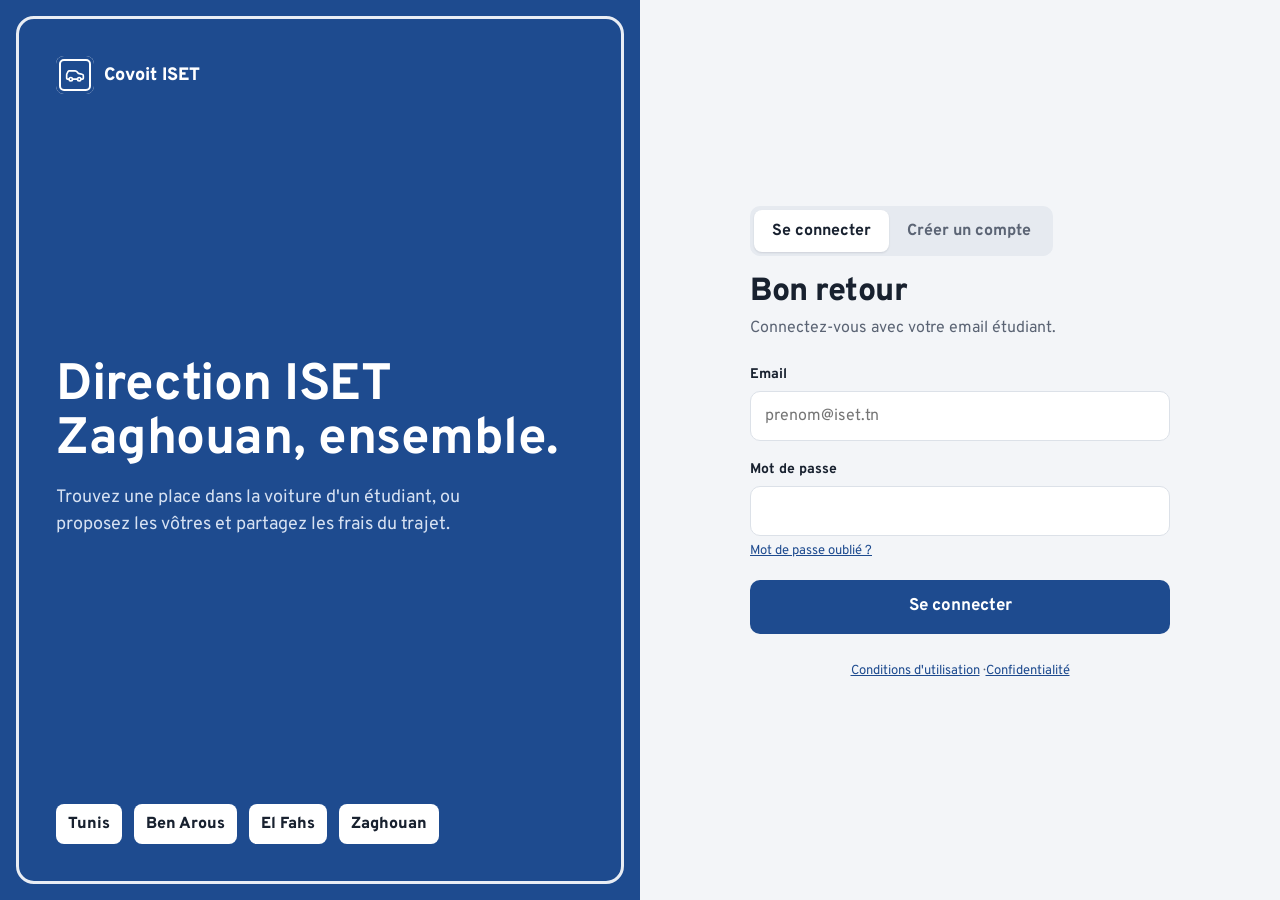
<file: src/main/resources/static/index.html>
<!DOCTYPE html>
<html lang="fr">
<head>
  <meta charset="UTF-8">
  <meta name="viewport" content="width=device-width, initial-scale=1, viewport-fit=cover">
  <meta name="theme-color" content="#1e4b8f">
  <title>Bienvenue · Covoit ISET Zaghouan</title>
  <link rel="preconnect" href="https://fonts.googleapis.com">
  <link rel="stylesheet" href="https://fonts.googleapis.com/css2?family=Overpass:wght@400;500;600;700;800&display=swap">
  <link rel="stylesheet" href="css/style.css">
</head>
<!-- User story #1 : S'inscrire / Se connecter -->
<body>
<div class="ecran-connexion">
  <section class="cote-panneau">
    <div>
      <a class="logo" href="index.html" style="color:#fff"><span class="plaque-logo" id="logo"></span>Covoit ISET</a>
    </div>
    <div>
      <h1>Direction ISET Zaghouan, ensemble.</h1>
      <p>Trouvez une place dans la voiture d'un étudiant, ou proposez les vôtres et partagez les frais du trajet.</p>
    </div>
    <div class="bornes" aria-hidden="true">
      <span class="borne">Tunis</span>
      <span class="borne">Ben Arous</span>
      <span class="borne">El Fahs</span>
      <span class="borne">Zaghouan</span>
    </div>
  </section>

  <section class="cote-form">
    <div style="width:100%;max-width:420px">
      <div class="segments" role="tablist">
        <button id="onglet-connexion" class="actif" role="tab" onclick="changerOnglet('connexion')">Se connecter</button>
        <button id="onglet-inscription" role="tab" onclick="changerOnglet('inscription')">Créer un compte</button>
      </div>

      <form id="form-connexion">
        <h1 class="titre">Bon retour</h1>
        <p class="chapeau">Connectez-vous avec votre email étudiant.</p>
        <div class="champ"><label for="c-email">Email</label>
          <div class="entree"><input id="c-email" type="email" placeholder="prenom@iset.tn" required autocomplete="email"></div></div>
        <div class="champ"><label for="c-mdp">Mot de passe</label>
          <div class="entree"><input id="c-mdp" type="password" required autocomplete="current-password"></div>
          <div class="aide"><a href="mot-de-passe-oublie.html">Mot de passe oublié ?</a></div></div>
        <button class="btn plein grand" type="submit">Se connecter</button>
      </form>

      <form id="form-inscription" hidden>
        <h1 class="titre">Créer un compte</h1>
        <p class="chapeau">Vous pourrez activer le mode conducteur juste après.</p>
        <div class="deux">
          <div class="champ"><label for="i-prenom">Prénom</label><div class="entree"><input id="i-prenom" required autocomplete="given-name"></div></div>
          <div class="champ"><label for="i-nom">Nom</label><div class="entree"><input id="i-nom" required autocomplete="family-name"></div></div>
        </div>
        <div class="champ"><label for="i-email">Email</label>
          <div class="entree"><input id="i-email" type="email" placeholder="prenom@iset.tn" required autocomplete="email"></div></div>
        <div class="champ"><label for="i-tel">Téléphone</label>
          <div class="entree"><span class="prefixe"><span class="drapeau" aria-hidden="true"></span>+216</span>
            <input id="i-tel" inputmode="numeric" pattern="\d{8}" maxlength="8" placeholder="20123456" required autocomplete="tel-national"></div></div>
        <div class="champ"><label for="i-mdp">Mot de passe</label>
          <div class="entree"><input id="i-mdp" type="password" minlength="6" required autocomplete="new-password"></div>
          <div class="aide">6 caractères minimum.</div></div>
        <label class="case" style="margin:0 0 18px;align-items:flex-start">
          <input type="checkbox" id="i-conditions" required style="margin-top:3px">
          <span>J'accepte les <a href="conditions.html" target="_blank">conditions d'utilisation</a>
            et la <a href="confidentialite.html" target="_blank">politique de confidentialité</a>.</span>
        </label>
        <button class="btn plein grand" type="submit">Créer mon compte</button>
      </form>

      <div id="verifier-email" hidden>
        <h1 class="titre">Vérifiez votre email</h1>
        <p class="chapeau">Nous avons envoyé un lien à <strong id="email-envoye"></strong>. Ouvrez-le pour activer votre compte
          (pensez à regarder dans les spams).</p>
        <button class="btn contour plein" id="renvoyer">Renvoyer l'email</button>
        <button class="btn plein" style="margin-top:10px" onclick="changerOnglet('connexion')">J'ai confirmé, me connecter</button>
      </div>

      <p class="aide" style="text-align:center;margin-top:28px">
        <a href="conditions.html">Conditions d'utilisation</a> · <a href="confidentialite.html">Confidentialité</a></p>
    </div>
  </section>
</div>

<script src="js/api.js"></script>
<script>
  document.getElementById('logo').innerHTML = ic('voiture');
  if (utilisateurConnecte()) window.location.href = 'recherche.html';

  function changerOnglet(nom) {
    document.getElementById('verifier-email').hidden = true;
    document.querySelector('.segments').hidden = false;
    document.getElementById('form-connexion').hidden = nom !== 'connexion';
    document.getElementById('form-inscription').hidden = nom !== 'inscription';
    document.getElementById('onglet-connexion').classList.toggle('actif', nom === 'connexion');
    document.getElementById('onglet-inscription').classList.toggle('actif', nom === 'inscription');
  }

  if (parametre('expire')) toast('Votre session a expiré. Reconnectez-vous.', 'erreur');

  // Lien reçu par email : index.html?verifier=<jeton>
  if (parametre('verifier')) {
    api('/auth/verification?jeton=' + encodeURIComponent(parametre('verifier')), { method: 'POST' })
      .then(session => {
        enregistrerSession(session);
        location.href = 'completer-profil.html?nouveau=1';
      })
      .catch(err => toast(err.message, 'erreur'));
  }

  document.getElementById('renvoyer').addEventListener('click', async () => {
    try {
      const r = await api('/auth/verification/renvoi', { method: 'POST',
        body: { email: document.getElementById('email-envoye').textContent } });
      toast(r.message);
    } catch (err) { toast(err.message, 'erreur'); }
  });

  document.getElementById('form-connexion').addEventListener('submit', async e => {
    e.preventDefault();
    try {
      const session = await api('/auth/connexion', { method: 'POST', body: {
        email: document.getElementById('c-email').value,
        motDePasse: document.getElementById('c-mdp').value } });
      enregistrerSession(session);
      window.location.href = 'recherche.html';
    } catch (err) { toast(err.message, 'erreur'); }
  });

  document.getElementById('form-inscription').addEventListener('submit', async e => {
    e.preventDefault();
    try {
      const session = await api('/auth/inscription', { method: 'POST', body: {
        prenom: document.getElementById('i-prenom').value,
        nom: document.getElementById('i-nom').value,
        email: document.getElementById('i-email').value,
        telephone: document.getElementById('i-tel').value.replace(/\s/g, ''),
        motDePasse: document.getElementById('i-mdp').value,
        role: 'PASSAGER',
        conditionsAcceptees: document.getElementById('i-conditions').checked } });
      if (session.verificationRequise) {
        // Le compte est créé, mais l'email doit être confirmé avant la première connexion
        document.getElementById('form-inscription').hidden = true;
        document.querySelector('.segments').hidden = true;
        document.getElementById('email-envoye').textContent = session.utilisateur.email;
        document.getElementById('verifier-email').hidden = false;
        return;
      }
      enregistrerSession(session);
      window.location.href = 'completer-profil.html?nouveau=1';
    } catch (err) { toast(err.message, 'erreur'); }
  });
</script>
</body>
</html>
</file>
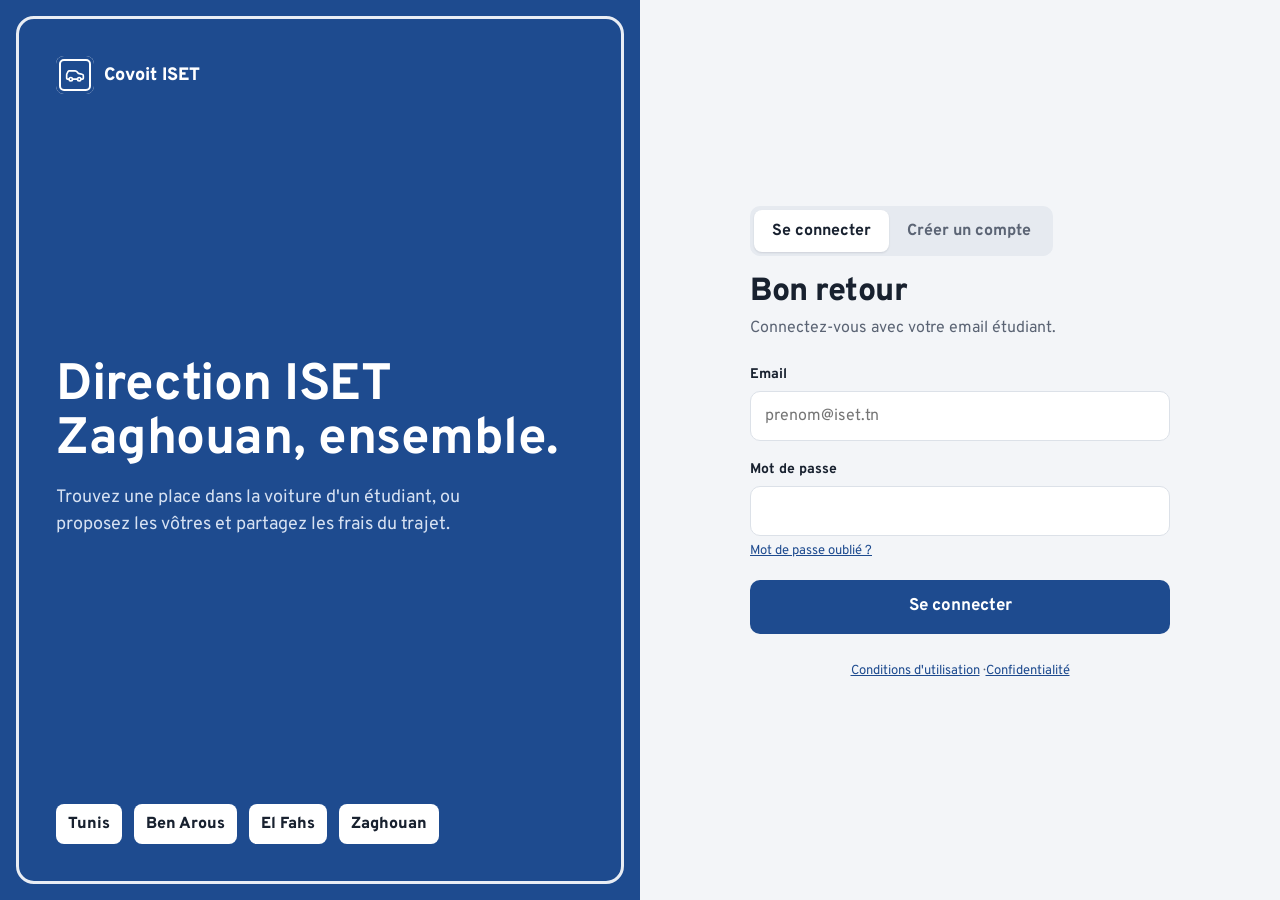
<file: src/main/resources/static/admin.html>
<!DOCTYPE html>
<html lang="fr">
<head>
  <meta charset="UTF-8">
  <meta name="viewport" content="width=device-width, initial-scale=1, viewport-fit=cover">
  <meta name="theme-color" content="#1e4b8f">
  <title>Administration · Covoit ISET Zaghouan</title>
  <link rel="preconnect" href="https://fonts.googleapis.com">
  <link rel="stylesheet" href="https://fonts.googleapis.com/css2?family=Overpass:wght@400;500;600;700;800&display=swap">
  <link rel="stylesheet" href="css/style.css">
</head>
<!-- Administration : statistiques, signalements, comptes -->
<body>
<main class="conteneur">
  <h1 class="titre">Administration</h1>
  <p class="chapeau">Examinez les signalements et suspendez les comptes qui ne respectent pas les règles.</p>

  <div class="tuiles" id="stats">
    <div class="tuile"><strong>…</strong><span>comptes</span></div>
    <div class="tuile"><strong>…</strong><span>trajets à venir</span></div>
    <div class="tuile"><strong>…</strong><span>réservations actives</span></div>
    <div class="tuile"><strong>…</strong><span>signalements à traiter</span></div>
  </div>

  <div class="segments" role="tablist">
    <button data-onglet="signalements" class="actif" role="tab">Signalements à traiter</button>
    <button data-onglet="traites" role="tab">Traités</button>
    <button data-onglet="comptes" role="tab">Comptes</button>
  </div>

  <div class="entree" id="zone-recherche" style="margin-bottom:16px;max-width:420px" hidden>
    <span id="ic-recherche"></span>
    <input id="recherche" placeholder="Nom, prénom ou email" autocomplete="off">
  </div>
  <div id="liste"></div>
</main>

<script src="js/api.js"></script>
<script>
  const u = exigerConnexion();
  if (u.role !== 'ADMIN') location.href = 'recherche.html';
  afficherNav('admin');
  const $ = id => document.getElementById(id);
  $('ic-recherche').innerHTML = ic('recherche');
  let onglet = 'signalements';

  document.querySelectorAll('[data-onglet]').forEach(b => b.addEventListener('click', () => {
    onglet = b.dataset.onglet;
    document.querySelectorAll('[data-onglet]').forEach(x => x.classList.toggle('actif', x === b));
    charger();
  }));
  let minuteur;
  $('recherche').addEventListener('input', () => { clearTimeout(minuteur); minuteur = setTimeout(charger, 300); });

  async function chargerStats() {
    try {
      const s = await api('/admin/statistiques');
      const valeurs = [s.utilisateurs, s.trajetsAVenir, s.reservationsActives, s.signalementsOuverts];
      document.querySelectorAll('#stats strong').forEach((el, i) => { el.textContent = valeurs[i]; });
      document.querySelectorAll('#stats .tuile')[3].classList.toggle('alerte-tuile', s.signalementsOuverts > 0);
    } catch (err) { toast(err.message, 'erreur'); }
  }

  async function charger() {
    $('zone-recherche').hidden = onglet !== 'comptes';
    $('liste').innerHTML = `<div class="bloc">${chargement(3)}</div>`;
    try {
      if (onglet === 'comptes') afficherComptes(await api('/admin/utilisateurs?q=' + encodeURIComponent($('recherche').value.trim())));
      else afficherSignalements(await api('/admin/signalements?traites=' + (onglet === 'traites')));
    } catch (err) {
      $('liste').innerHTML = `<div class="bloc">${etatVide('alerte', 'Chargement impossible', echapper(err.message))}</div>`;
    }
  }

  function afficherSignalements(liste) {
    if (!liste.length) {
      $('liste').innerHTML = `<div class="bloc">${etatVide('ok', onglet === 'traites' ? 'Aucun signalement traité' : 'Aucun signalement à traiter',
        'Les signalements envoyés par les utilisateurs apparaissent ici.')}</div>`;
      return;
    }
    $('liste').innerHTML = `<div class="bloc liste">${liste.map(s => `
      <div class="signalement">
        <div class="tete-signalement">
          <span class="etat rouge">${echapper(MOTIFS[s.motif] || s.motif)}</span>
          <time>${formaterMoment(s.dateCreation)}</time>
        </div>
        <p><strong>${echapper(s.signaleNom)}</strong> signalé(e) par ${echapper(s.auteurNom)}
          ${s.signalementsContreLui > 1 ? `<span class="etat jaune">${s.signalementsContreLui} signalements au total</span>` : ''}
          ${s.signaleSuspendu ? '<span class="etat">Compte suspendu</span>' : ''}</p>
        ${s.trajet ? `<p class="aide">Trajet : <a href="trajet.html?id=${s.trajetId}">${echapper(s.trajet)}</a></p>` : ''}
        ${s.details ? `<blockquote>${echapper(s.details)}</blockquote>` : ''}
        ${s.traite ? '' : `<div class="rangee">
          <a class="btn contour petit" href="messages.html?avec=${s.signaleId}">${ic('message')} Écrire à la personne</a>
          ${s.signaleSuspendu ? '' : `<button class="btn danger petit" onclick="suspendre(${s.signaleId}, true)">Suspendre le compte</button>`}
          <button class="btn petit" onclick="traiter(${s.id})">${ic('ok')} Marquer comme traité</button>
        </div>`}
      </div>`).join('')}</div>`;
  }

  function afficherComptes(liste) {
    if (!liste.length) {
      $('liste').innerHTML = `<div class="bloc">${etatVide('utilisateurs', 'Aucun compte trouvé', 'Essayez une autre recherche.')}</div>`;
      return;
    }
    const ROLES = { CONDUCTEUR: 'Conducteur', PASSAGER: 'Passager', ADMIN: 'Admin' };
    $('liste').innerHTML = `<div class="bloc liste">${liste.map(c => `
      <div class="compte-admin">
        ${avatar(c.nomComplet, 's')}
        <div class="qui"><strong>${echapper(c.nomComplet)}</strong><span>${echapper(c.email)}</span></div>
        <div class="badges">
          <span class="etat ${c.role === 'ADMIN' ? 'bleu' : ''}">${ROLES[c.role] || c.role}</span>
          ${c.emailVerifie ? '' : '<span class="etat jaune">Email non vérifié</span>'}
          ${c.signalements ? `<span class="etat rouge">${c.signalements} signalement${c.signalements > 1 ? 's' : ''}</span>` : ''}
          ${c.supprime ? '<span class="etat">Supprimé</span>' : c.suspendu ? '<span class="etat rouge">Suspendu</span>' : ''}
        </div>
        <div class="actions">
          ${c.role === 'ADMIN' || c.supprime ? '' : c.suspendu
            ? `<button class="btn contour petit" onclick="suspendre(${c.id}, false)">Réactiver</button>`
            : `<button class="btn danger petit" onclick="suspendre(${c.id}, true)">Suspendre</button>`}
        </div>
      </div>`).join('')}</div>`;
  }

  async function suspendre(id, suspendu) {
    if (suspendu && !(await confirmer('Suspendre ce compte ?',
      'La personne est déconnectée immédiatement et ne peut plus se connecter. Vous pourrez réactiver le compte plus tard.',
      'Suspendre', true))) return;
    try {
      await api(`/admin/utilisateurs/${id}/suspension?suspendu=${suspendu}`, { method: 'PUT' });
      toast(suspendu ? 'Compte suspendu' : 'Compte réactivé');
      charger();
    } catch (err) { toast(err.message, 'erreur'); }
  }

  async function traiter(id) {
    try {
      await api(`/admin/signalements/${id}/traitement`, { method: 'PUT' });
      toast('Signalement marqué comme traité');
      chargerStats();
      charger();
    } catch (err) { toast(err.message, 'erreur'); }
  }

  chargerStats();
  charger();
</script>
</body>
</html>
</file>
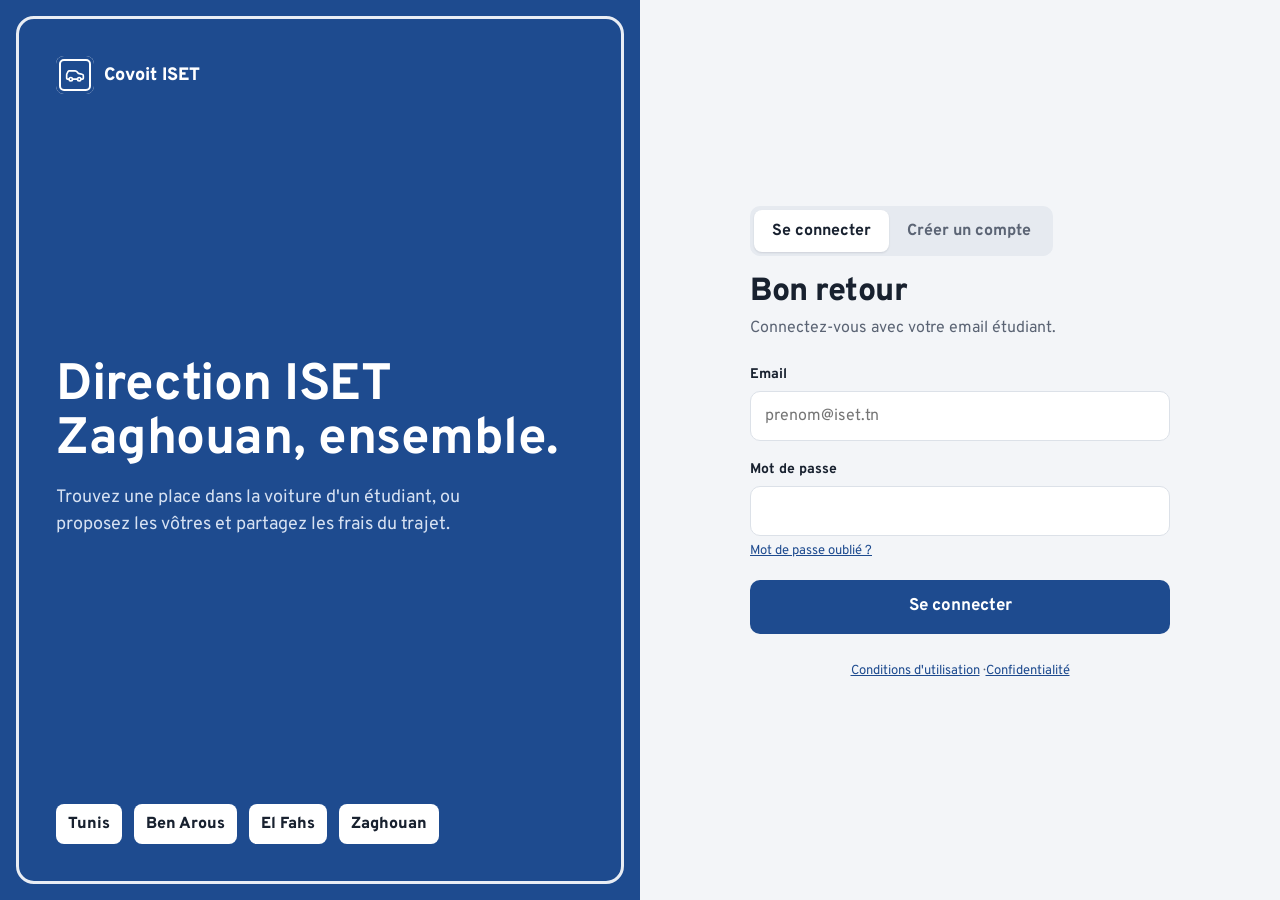
<file: src/main/resources/static/completer-profil.html>
<!DOCTYPE html>
<html lang="fr">
<head>
  <meta charset="UTF-8">
  <meta name="viewport" content="width=device-width, initial-scale=1, viewport-fit=cover">
  <meta name="theme-color" content="#1e4b8f">
  <title>Compléter le profil · Covoit ISET Zaghouan</title>
  <link rel="preconnect" href="https://fonts.googleapis.com">
  <link rel="stylesheet" href="https://fonts.googleapis.com/css2?family=Overpass:wght@400;500;600;700;800&display=swap">
  <link rel="stylesheet" href="css/style.css">
</head>
<!-- Compléter le profil : mode conducteur et véhicule -->
<body>
<main class="conteneur">
  <div class="etroit">
    <div id="retour"></div>
    <h1 class="titre" id="titre">Compléter le profil</h1>
    <p class="chapeau">Ces informations permettent aux autres étudiants de vous reconnaître le jour du trajet.</p>

    <form id="form-profil">
      <div class="bloc rembourre">
        <h2 class="bloc-titre">Vous</h2>
        <div class="deux empile">
          <div class="champ"><label for="prenom">Prénom</label><div class="entree"><input id="prenom" required autocomplete="given-name"></div></div>
          <div class="champ"><label for="nom">Nom</label><div class="entree"><input id="nom" required autocomplete="family-name"></div></div>
        </div>
        <div class="champ" style="margin-bottom:0"><label for="tel">Téléphone</label>
          <div class="entree"><span class="prefixe"><span class="drapeau" aria-hidden="true"></span>+216</span>
            <input id="tel" inputmode="numeric" pattern="\d{8}" maxlength="8" required autocomplete="tel-national"></div></div>
      </div>

      <div class="bloc rembourre">
        <label class="option" id="bloc-conducteur">
          <span class="texte"><strong>Je propose aussi des trajets</strong><span>Activez le mode conducteur pour publier vos trajets vers l'institut.</span></span>
          <span class="interrupteur"><input type="checkbox" id="conducteur" aria-label="Mode conducteur"><span></span></span>
        </label>

        <div id="vehicule" hidden>
          <h2 class="bloc-titre" style="margin-top:22px">Votre voiture</h2>
          <div class="deux empile">
            <div class="champ"><label for="modele">Modèle</label><div class="entree"><input id="modele" placeholder="Symbol, Polo, Clio…"></div></div>
            <div class="champ"><label for="couleur">Couleur</label><div class="entree"><input id="couleur" placeholder="Blanc, gris…"></div></div>
          </div>
          <label class="etiquette" for="serie">Matricule</label>
          <div class="plaque" id="plaque-tn" dir="ltr">
            <input id="serie" inputmode="numeric" maxlength="3" placeholder="123" aria-label="Série (3 chiffres)">
            <span class="tounes">تونس</span>
            <input id="numero" inputmode="numeric" maxlength="4" placeholder="4567" aria-label="Numéro (4 chiffres)">
          </div>
          <div class="entree" id="plaque-etrangere" hidden><input id="matricule-libre" placeholder="RS 123456" aria-label="Matricule étrangère"></div>
          <label class="case"><input type="checkbox" id="etrangere"> Plaque étrangère ou RS</label>
        </div>
      </div>

      <div class="action-mobile"><button class="btn grand plein" type="submit">Enregistrer le profil</button></div>
    </form>
  </div>
</main>

<script src="js/api.js"></script>
<script>
  const u = exigerConnexion();
  afficherNav('profil');
  const $ = id => document.getElementById(id);
  if (!parametre('nouveau')) $('retour').innerHTML = lienRetour('Retour', 'profil.html');
  if (parametre('nouveau')) $('titre').textContent = `Bienvenue ${u.prenom} !`;

  $('prenom').value = u.prenom || '';
  $('nom').value = u.nom || '';
  $('tel').value = u.telephone || '';
  $('modele').value = u.voitureModele || '';
  $('couleur').value = u.voitureCouleur || '';
  const plaque = (u.matricule || '').match(/^(\d{1,3}) تونس (\d{1,4})$/);
  if (plaque) { $('serie').value = plaque[1]; $('numero').value = plaque[2]; }
  else if (u.matricule) { $('etrangere').checked = true; $('matricule-libre').value = u.matricule; }

  function majAffichage() {
    const actif = $('conducteur').checked;
    $('bloc-conducteur').classList.toggle('actif', actif);
    $('vehicule').hidden = !actif;
    $('plaque-tn').hidden = $('etrangere').checked;
    $('plaque-etrangere').hidden = !$('etrangere').checked;
  }
  $('conducteur').checked = estConducteur(u) || parametre('suite') === 'proposer';
  $('conducteur').addEventListener('change', majAffichage);
  $('etrangere').addEventListener('change', majAffichage);
  ['serie', 'numero'].forEach(id => $(id).addEventListener('input', e => e.target.value = e.target.value.replace(/\D/g, '')));
  majAffichage();
  if (parametre('suite') === 'proposer' && !aVehicule(u)) {
    toast('Enregistrez votre voiture pour pouvoir proposer un trajet.', 'erreur');
  }

  $('form-profil').addEventListener('submit', async e => {
    e.preventDefault();
    const conducteur = $('conducteur').checked;
    const matricule = $('etrangere').checked
      ? $('matricule-libre').value.trim()
      : ($('serie').value && $('numero').value ? `${$('serie').value} تونس ${$('numero').value}` : '');
    try {
      const maj = await api(`/utilisateurs/${u.id}/profil`, { method: 'PUT', body: {
        prenom: $('prenom').value, nom: $('nom').value, telephone: $('tel').value.replace(/\s/g, ''),
        conducteur, voitureModele: $('modele').value, voitureCouleur: $('couleur').value, matricule } });
      enregistrerUtilisateur(maj);
      toast('Profil enregistré');
      setTimeout(() => location.href = parametre('suite') === 'proposer' && conducteur ? 'proposer.html' : 'recherche.html', 600);
    } catch (err) { toast(err.message, 'erreur'); }
  });
</script>
</body>
</html>
</file>
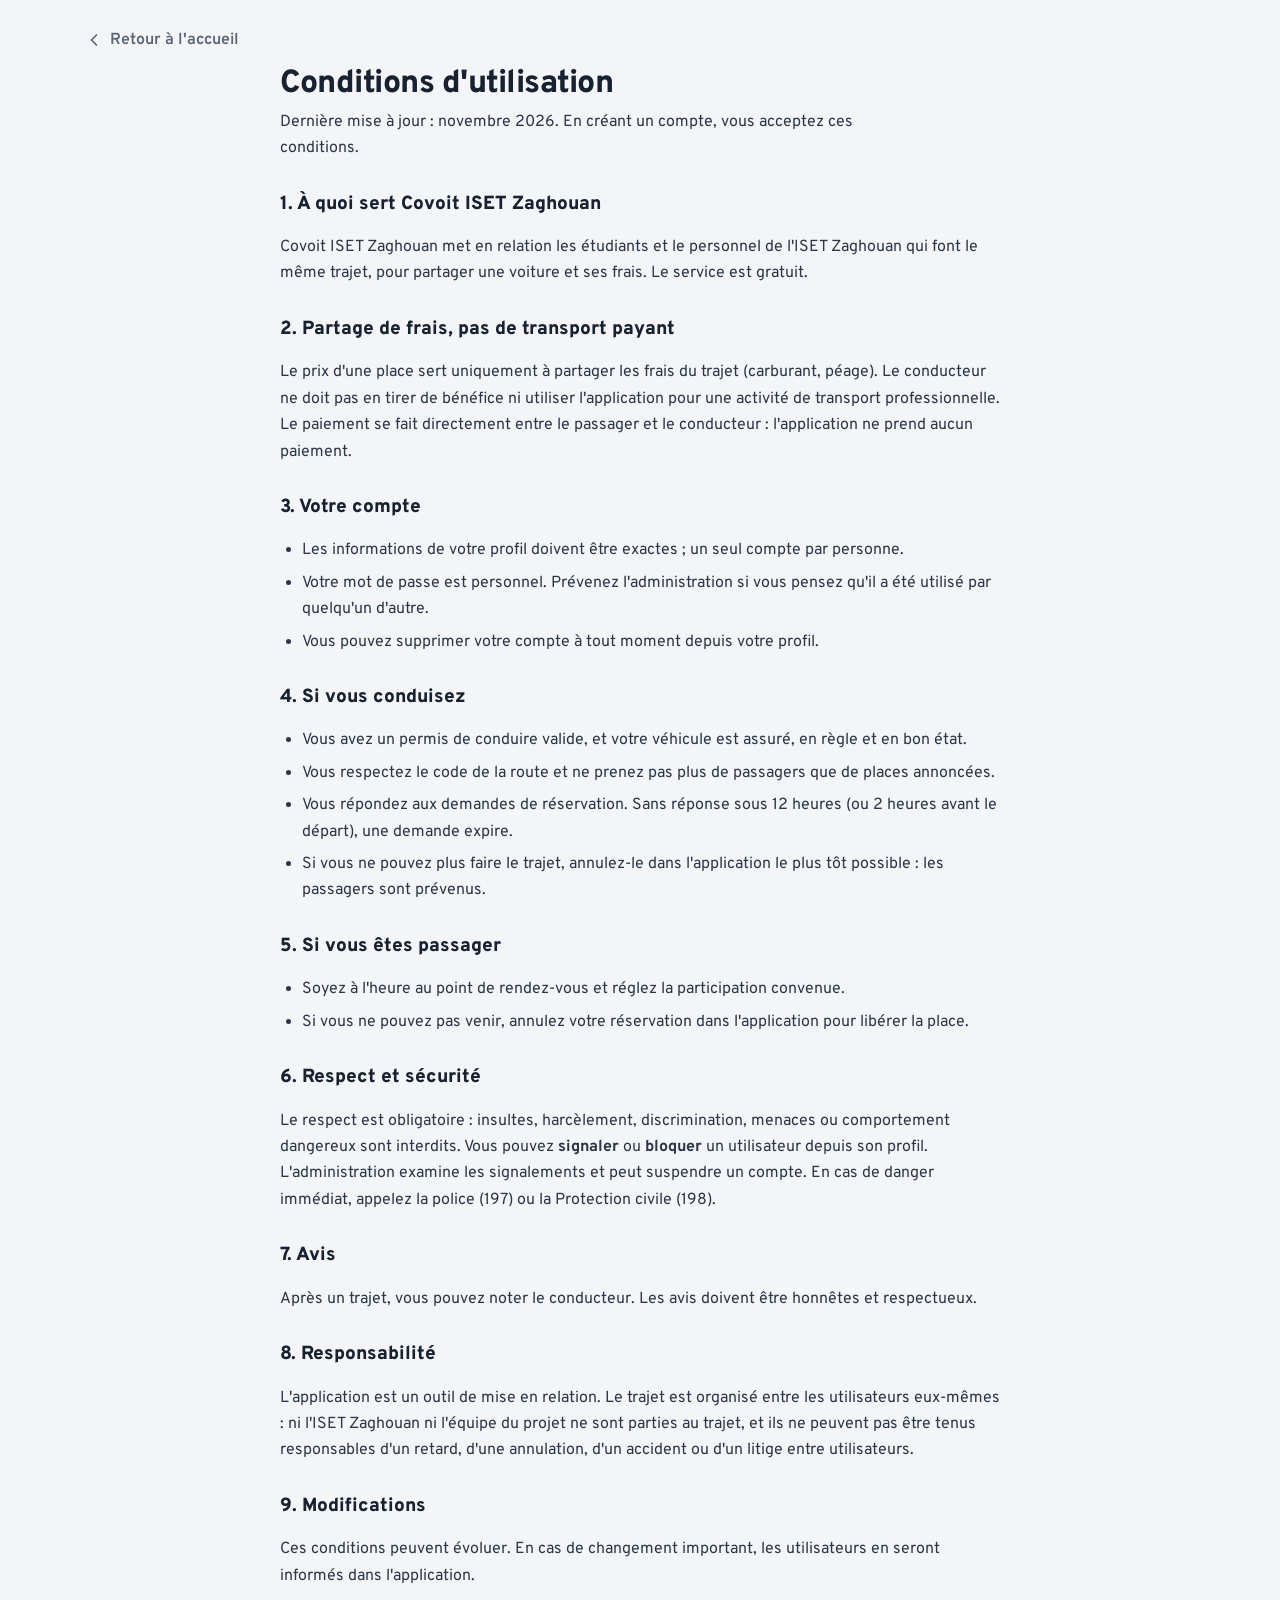
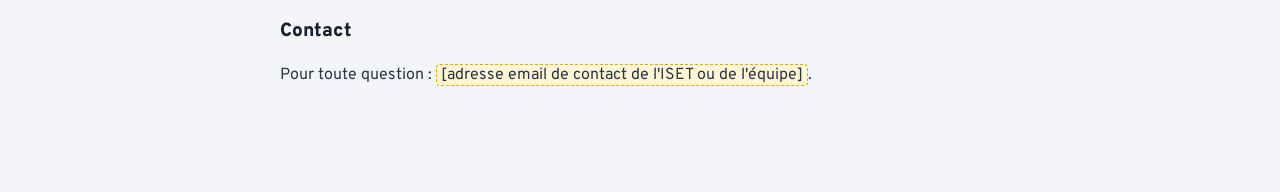
<file: src/main/resources/static/conditions.html>
<!DOCTYPE html>
<html lang="fr">
<head>
  <meta charset="UTF-8">
  <meta name="viewport" content="width=device-width, initial-scale=1, viewport-fit=cover">
  <meta name="theme-color" content="#1e4b8f">
  <title>Conditions d'utilisation · Covoit ISET Zaghouan</title>
  <link rel="preconnect" href="https://fonts.googleapis.com">
  <link rel="stylesheet" href="https://fonts.googleapis.com/css2?family=Overpass:wght@400;500;600;700;800&display=swap">
  <link rel="stylesheet" href="css/style.css">
</head>
<body>
<main class="conteneur">
  <div id="retour-public"></div>
  <article class="page-texte">
    <h1 class="titre">Conditions d'utilisation</h1>
    <p class="chapeau">Dernière mise à jour : novembre 2026. En créant un compte, vous acceptez ces conditions.</p>

    <h2>1. À quoi sert Covoit ISET Zaghouan</h2>
    <p>Covoit ISET Zaghouan met en relation les étudiants et le personnel de l'ISET Zaghouan qui font le même trajet,
      pour partager une voiture et ses frais. Le service est gratuit.</p>

    <h2>2. Partage de frais, pas de transport payant</h2>
    <p>Le prix d'une place sert uniquement à partager les frais du trajet (carburant, péage). Le conducteur ne doit pas
      en tirer de bénéfice ni utiliser l'application pour une activité de transport professionnelle.
      Le paiement se fait directement entre le passager et le conducteur : l'application ne prend aucun paiement.</p>

    <h2>3. Votre compte</h2>
    <ul>
      <li>Les informations de votre profil doivent être exactes ; un seul compte par personne.</li>
      <li>Votre mot de passe est personnel. Prévenez l'administration si vous pensez qu'il a été utilisé par quelqu'un d'autre.</li>
      <li>Vous pouvez supprimer votre compte à tout moment depuis votre profil.</li>
    </ul>

    <h2>4. Si vous conduisez</h2>
    <ul>
      <li>Vous avez un permis de conduire valide, et votre véhicule est assuré, en règle et en bon état.</li>
      <li>Vous respectez le code de la route et ne prenez pas plus de passagers que de places annoncées.</li>
      <li>Vous répondez aux demandes de réservation. Sans réponse sous 12 heures (ou 2 heures avant le départ), une demande expire.</li>
      <li>Si vous ne pouvez plus faire le trajet, annulez-le dans l'application le plus tôt possible : les passagers sont prévenus.</li>
    </ul>

    <h2>5. Si vous êtes passager</h2>
    <ul>
      <li>Soyez à l'heure au point de rendez-vous et réglez la participation convenue.</li>
      <li>Si vous ne pouvez pas venir, annulez votre réservation dans l'application pour libérer la place.</li>
    </ul>

    <h2>6. Respect et sécurité</h2>
    <p>Le respect est obligatoire : insultes, harcèlement, discrimination, menaces ou comportement dangereux sont interdits.
      Vous pouvez <strong>signaler</strong> ou <strong>bloquer</strong> un utilisateur depuis son profil.
      L'administration examine les signalements et peut suspendre un compte.
      En cas de danger immédiat, appelez la police (197) ou la Protection civile (198).</p>

    <h2>7. Avis</h2>
    <p>Après un trajet, vous pouvez noter le conducteur. Les avis doivent être honnêtes et respectueux.</p>

    <h2>8. Responsabilité</h2>
    <p>L'application est un outil de mise en relation. Le trajet est organisé entre les utilisateurs eux-mêmes :
      ni l'ISET Zaghouan ni l'équipe du projet ne sont parties au trajet, et ils ne peuvent pas être tenus responsables
      d'un retard, d'une annulation, d'un accident ou d'un litige entre utilisateurs.</p>

    <h2>9. Modifications</h2>
    <p>Ces conditions peuvent évoluer. En cas de changement important, les utilisateurs en seront informés dans l'application.</p>

    <h2>Contact</h2>
    <p>Pour toute question : <span class="a-completer">[adresse email de contact de l'ISET ou de l'équipe]</span>.</p>
  </article>
</main>

<script src="js/api.js"></script>
<script>
  // Page publique : barre de navigation si l'on est connecté, sinon simple lien de retour
  if (utilisateurConnecte()) afficherNav('profil');
  else document.getElementById('retour-public').innerHTML = `<a class="retour" href="index.html">${ic('gauche')}Retour à l'accueil</a>`;
</script>
</body>
</html>
</file>
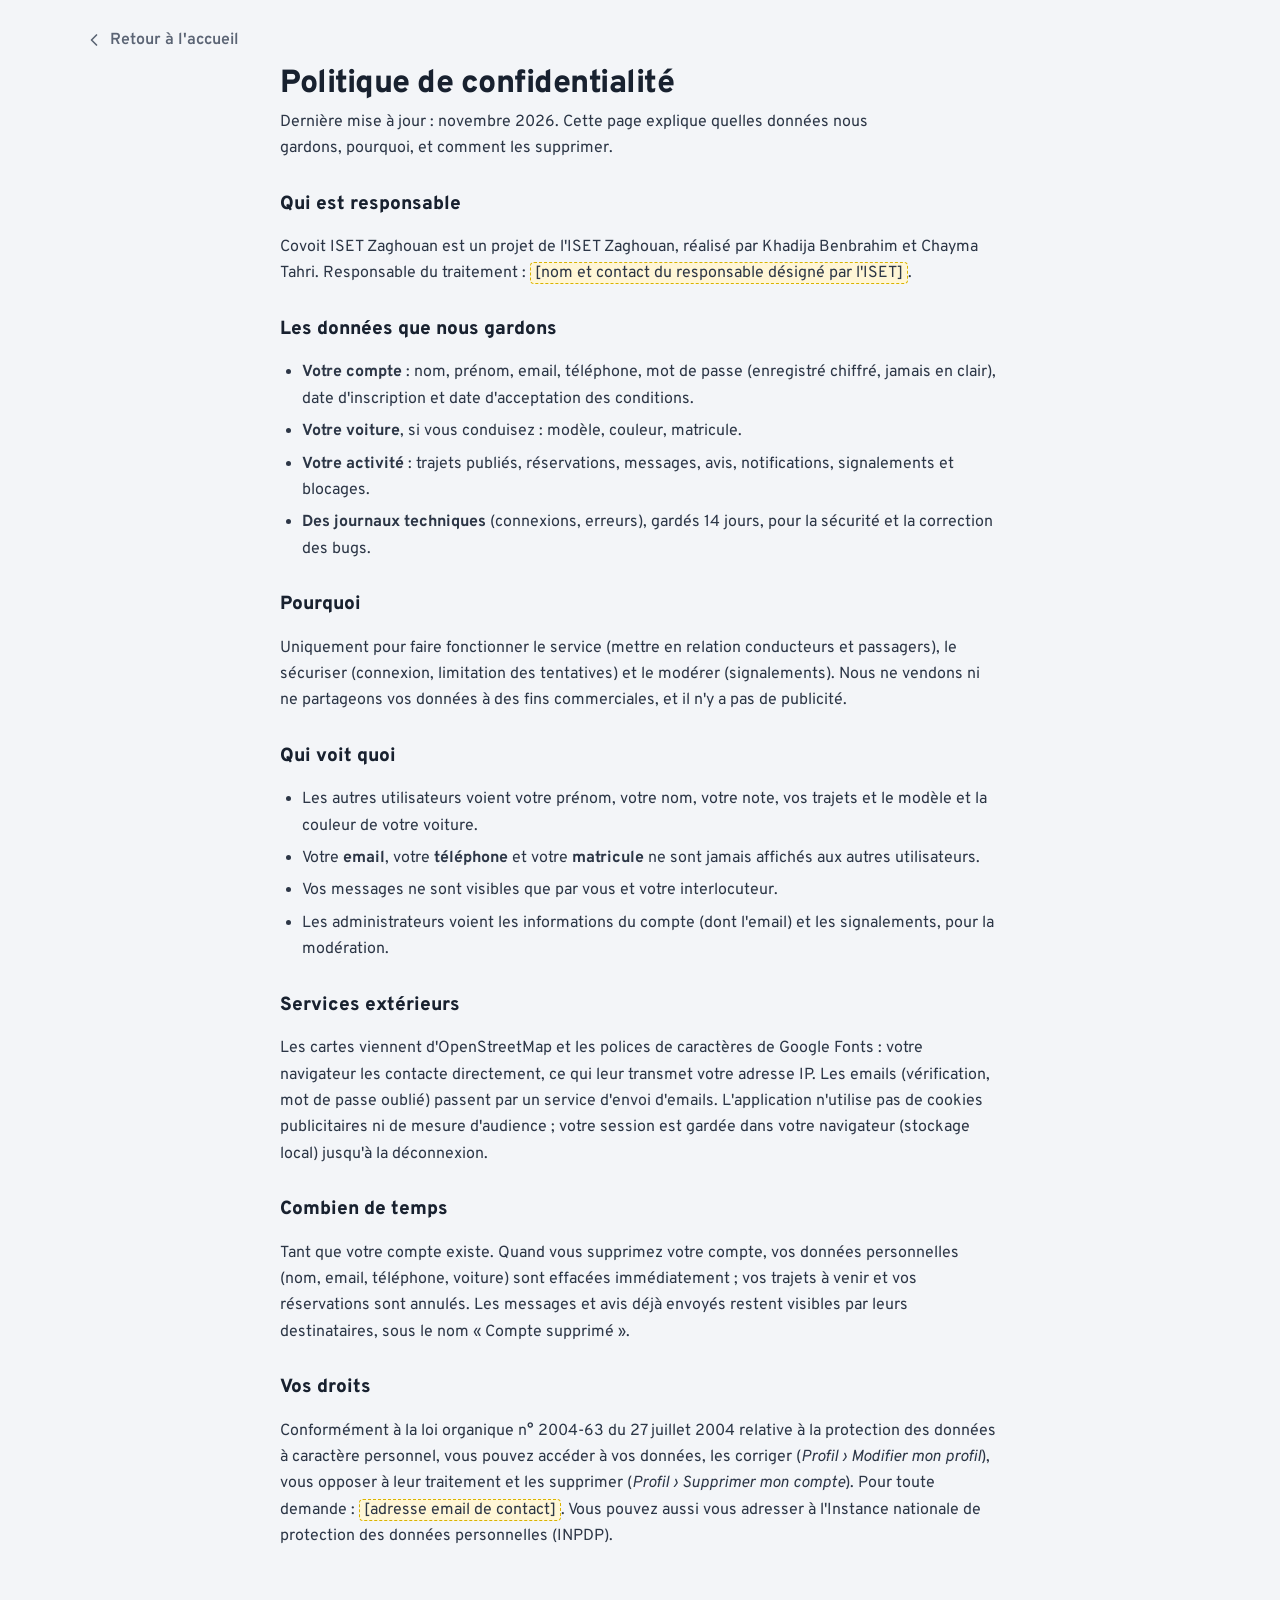
<file: src/main/resources/static/confidentialite.html>
<!DOCTYPE html>
<html lang="fr">
<head>
  <meta charset="UTF-8">
  <meta name="viewport" content="width=device-width, initial-scale=1, viewport-fit=cover">
  <meta name="theme-color" content="#1e4b8f">
  <title>Politique de confidentialité · Covoit ISET Zaghouan</title>
  <link rel="preconnect" href="https://fonts.googleapis.com">
  <link rel="stylesheet" href="https://fonts.googleapis.com/css2?family=Overpass:wght@400;500;600;700;800&display=swap">
  <link rel="stylesheet" href="css/style.css">
</head>
<body>
<main class="conteneur">
  <div id="retour-public"></div>
  <article class="page-texte">
    <h1 class="titre">Politique de confidentialité</h1>
    <p class="chapeau">Dernière mise à jour : novembre 2026. Cette page explique quelles données nous gardons, pourquoi, et comment les supprimer.</p>

    <h2>Qui est responsable</h2>
    <p>Covoit ISET Zaghouan est un projet de l'ISET Zaghouan, réalisé par Khadija Benbrahim et Chayma Tahri.
      Responsable du traitement : <span class="a-completer">[nom et contact du responsable désigné par l'ISET]</span>.</p>

    <h2>Les données que nous gardons</h2>
    <ul>
      <li><strong>Votre compte</strong> : nom, prénom, email, téléphone, mot de passe (enregistré chiffré, jamais en clair),
        date d'inscription et date d'acceptation des conditions.</li>
      <li><strong>Votre voiture</strong>, si vous conduisez : modèle, couleur, matricule.</li>
      <li><strong>Votre activité</strong> : trajets publiés, réservations, messages, avis, notifications, signalements et blocages.</li>
      <li><strong>Des journaux techniques</strong> (connexions, erreurs), gardés 14 jours, pour la sécurité et la correction des bugs.</li>
    </ul>

    <h2>Pourquoi</h2>
    <p>Uniquement pour faire fonctionner le service (mettre en relation conducteurs et passagers), le sécuriser
      (connexion, limitation des tentatives) et le modérer (signalements). Nous ne vendons ni ne partageons vos données
      à des fins commerciales, et il n'y a pas de publicité.</p>

    <h2>Qui voit quoi</h2>
    <ul>
      <li>Les autres utilisateurs voient votre prénom, votre nom, votre note, vos trajets et le modèle et la couleur de votre voiture.</li>
      <li>Votre <strong>email</strong>, votre <strong>téléphone</strong> et votre <strong>matricule</strong> ne sont jamais affichés aux autres utilisateurs.</li>
      <li>Vos messages ne sont visibles que par vous et votre interlocuteur.</li>
      <li>Les administrateurs voient les informations du compte (dont l'email) et les signalements, pour la modération.</li>
    </ul>

    <h2>Services extérieurs</h2>
    <p>Les cartes viennent d'OpenStreetMap et les polices de caractères de Google Fonts : votre navigateur les contacte
      directement, ce qui leur transmet votre adresse IP. Les emails (vérification, mot de passe oublié) passent par un
      service d'envoi d'emails. L'application n'utilise pas de cookies publicitaires ni de mesure d'audience ;
      votre session est gardée dans votre navigateur (stockage local) jusqu'à la déconnexion.</p>

    <h2>Combien de temps</h2>
    <p>Tant que votre compte existe. Quand vous supprimez votre compte, vos données personnelles (nom, email, téléphone, voiture)
      sont effacées immédiatement ; vos trajets à venir et vos réservations sont annulés. Les messages et avis déjà envoyés
      restent visibles par leurs destinataires, sous le nom « Compte supprimé ».</p>

    <h2>Vos droits</h2>
    <p>Conformément à la loi organique n° 2004-63 du 27 juillet 2004 relative à la protection des données à caractère personnel,
      vous pouvez accéder à vos données, les corriger (<em>Profil › Modifier mon profil</em>), vous opposer à leur traitement
      et les supprimer (<em>Profil › Supprimer mon compte</em>). Pour toute demande :
      <span class="a-completer">[adresse email de contact]</span>. Vous pouvez aussi vous adresser à l'Instance nationale
      de protection des données personnelles (INPDP).</p>
  </article>
</main>

<script src="js/api.js"></script>
<script>
  // Page publique : barre de navigation si l'on est connecté, sinon simple lien de retour
  if (utilisateurConnecte()) afficherNav('profil');
  else document.getElementById('retour-public').innerHTML = `<a class="retour" href="index.html">${ic('gauche')}Retour à l'accueil</a>`;
</script>
</body>
</html>
</file>
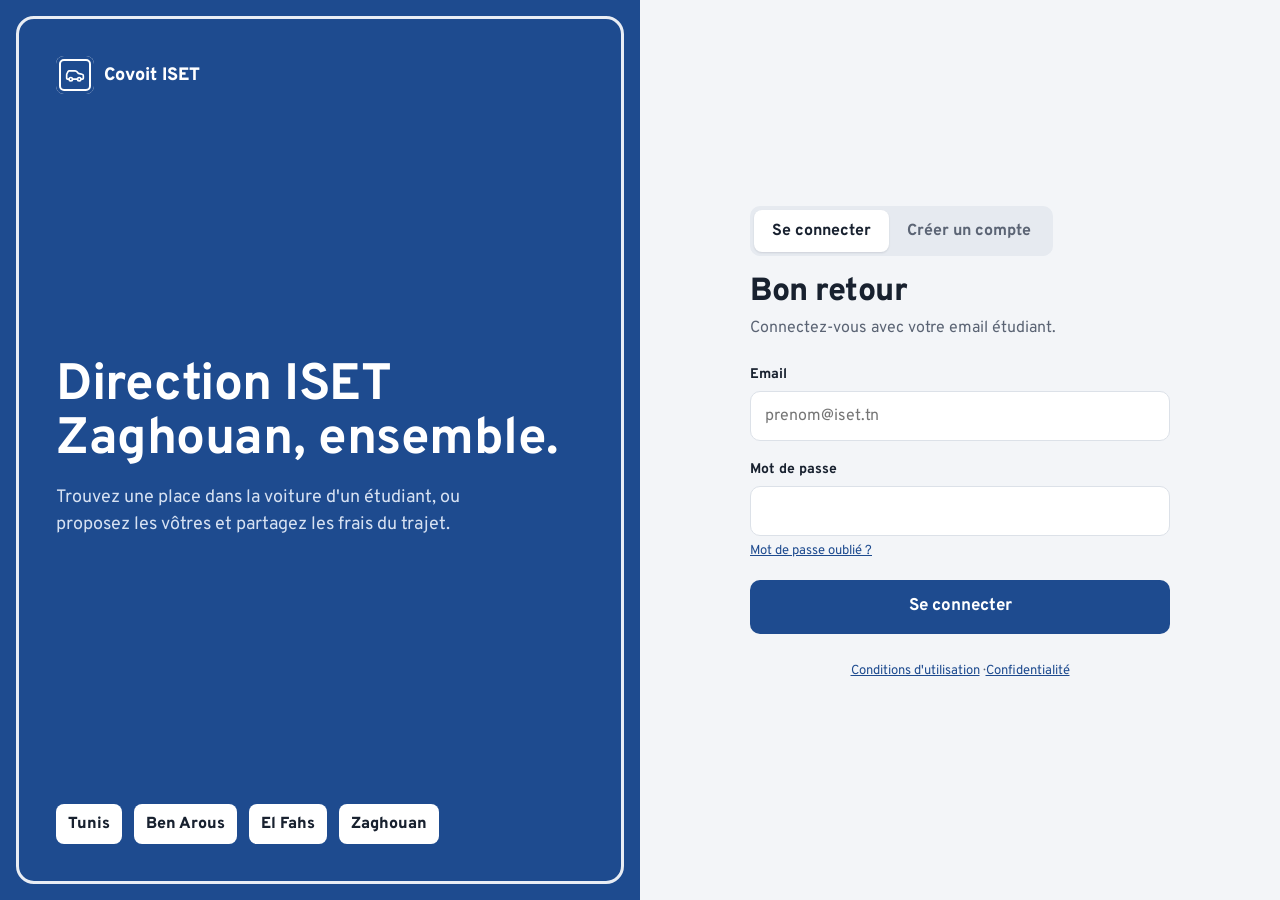
<file: src/main/resources/static/messages.html>
<!DOCTYPE html>
<html lang="fr">
<head>
  <meta charset="UTF-8">
  <meta name="viewport" content="width=device-width, initial-scale=1, viewport-fit=cover">
  <meta name="theme-color" content="#1e4b8f">
  <title>Messages · Covoit ISET Zaghouan</title>
  <link rel="preconnect" href="https://fonts.googleapis.com">
  <link rel="stylesheet" href="https://fonts.googleapis.com/css2?family=Overpass:wght@400;500;600;700;800&display=swap">
  <link rel="stylesheet" href="css/style.css">
</head>
<!-- User story #7 : Contacter le conducteur -->
<body>
<main class="conteneur" style="padding-bottom:28px">
  <div class="messagerie" id="messagerie">
    <section class="contacts" aria-label="Conversations">
      <h2>Messages</h2>
      <div id="conversations"></div>
    </section>
    <section class="discussion" aria-label="Conversation">
      <div class="tete" id="tete" hidden>
        <button class="btn-icone" id="fermer" aria-label="Retour aux conversations"></button>
        <span id="chat-avatar"></span>
        <div><strong id="chat-nom"></strong></div>
      </div>
      <div class="fil" id="fil"><div class="vide-chat"><strong>Choisissez une conversation</strong><br>ou écrivez à un conducteur depuis la page d'un trajet.</div></div>
      <form id="form-message" hidden>
        <input id="contenu" maxlength="500" placeholder="Écrire un message" autocomplete="off" aria-label="Message" required>
        <button class="btn" type="submit" id="envoyer">Envoyer</button>
      </form>
    </section>
  </div>
</main>

<script src="js/api.js"></script>
<script>
  const u = exigerConnexion();
  afficherNav('messages');
  const $ = id => document.getElementById(id);
  $('fermer').innerHTML = ic('gauche');
  let interlocuteur = Number(parametre('avec')) || null;
  let nomInterlocuteur = '';
  let minuteur;

  async function chargerConversations() {
    try {
      const messages = await api('/messages/utilisateur/' + u.id);
      const contacts = new Map(); // id -> dernier message
      for (const m of messages) {
        const autreId = m.expediteurId === u.id ? m.destinataireId : m.expediteurId;
        if (!contacts.has(autreId)) contacts.set(autreId, m);
      }
      $('conversations').innerHTML = contacts.size === 0
        ? etatVide('message', 'Aucune conversation', 'Écrivez à un conducteur depuis la page d\'un trajet.')
        : [...contacts].map(([id, m]) => {
            const nom = m.expediteurId === u.id ? m.destinataireNom : m.expediteurNom;
            return `<a class="conversation ${id === interlocuteur ? 'actif' : ''}" href="?avec=${id}" data-id="${id}" data-nom="${echapper(nom)}">
              ${avatar(nom)}
              <div class="texte"><strong>${echapper(nom)}</strong><span>${m.expediteurId === u.id ? 'Vous : ' : ''}${echapper(m.contenu)}</span></div>
              <time>${formaterMoment(m.dateEnvoi)}</time></a>`;
          }).join('');
      document.querySelectorAll('.conversation').forEach(a => a.addEventListener('click', e => {
        e.preventDefault();
        ouvrir(Number(a.dataset.id), a.dataset.nom);
      }));
    } catch (err) { $('conversations').innerHTML = etatVide('alerte', 'Les conversations n\'ont pas pu être chargées', echapper(err.message)); }
  }

  async function chargerFil(defiler) {
    const messages = await api(`/messages/conversation?utilisateur1=${u.id}&utilisateur2=${interlocuteur}`);
    if (!nomInterlocuteur && messages.length) {
      const m = messages[0];
      nomInterlocuteur = m.expediteurId === interlocuteur ? m.expediteurNom : m.destinataireNom;
    }
    if (!nomInterlocuteur) {
      try { const p = await api('/passagers/' + interlocuteur); nomInterlocuteur = p.prenom + ' ' + p.nom; } catch (e) { nomInterlocuteur = 'Conversation'; }
    }
    $('chat-nom').textContent = nomInterlocuteur;
    $('chat-avatar').innerHTML = avatar(nomInterlocuteur);
    const fil = $('fil');
    const enBas = fil.scrollHeight - fil.scrollTop - fil.clientHeight < 80;
    fil.innerHTML = messages.length === 0
      ? '<div class="vide-chat"><strong>Nouvelle conversation</strong><br>Présentez-vous et précisez le point de rendez-vous.</div>'
      : messages.map(m => `<div class="bulle ${m.expediteurId === u.id ? 'moi' : ''}">${echapper(m.contenu)}<time>${formaterMoment(m.dateEnvoi)}</time></div>`).join('');
    if (defiler || enBas) fil.scrollTop = fil.scrollHeight;
  }

  async function ouvrir(id, nom) {
    interlocuteur = id;
    nomInterlocuteur = nom || '';
    $('messagerie').classList.add('ouverte');
    $('tete').hidden = false;
    $('form-message').hidden = false;
    document.querySelectorAll('.conversation').forEach(a => a.classList.toggle('actif', Number(a.dataset.id) === id));
    history.replaceState(null, '', '?avec=' + id);
    try { await chargerFil(true); } catch (err) { toast(err.message, 'erreur'); }
    clearInterval(minuteur);
    minuteur = setInterval(() => chargerFil(false).catch(() => {}), 5000); // nouveaux messages
    $('contenu').focus();
  }

  $('fermer').onclick = () => {
    clearInterval(minuteur);
    interlocuteur = null;
    history.replaceState(null, '', 'messages.html');
    $('messagerie').classList.remove('ouverte');
    chargerConversations();
  };

  $('form-message').addEventListener('submit', async e => {
    e.preventDefault();
    const contenu = $('contenu').value.trim();
    if (!contenu) return;
    try {
      await api('/messages', { method: 'POST', body: { expediteurId: u.id, destinataireId: interlocuteur, contenu } });
      $('contenu').value = '';
      await chargerFil(true);
      chargerConversations();
    } catch (err) { toast(err.message, 'erreur'); }
  });

  chargerConversations().then(() => { if (interlocuteur) ouvrir(interlocuteur); });
</script>
</body>
</html>
</file>
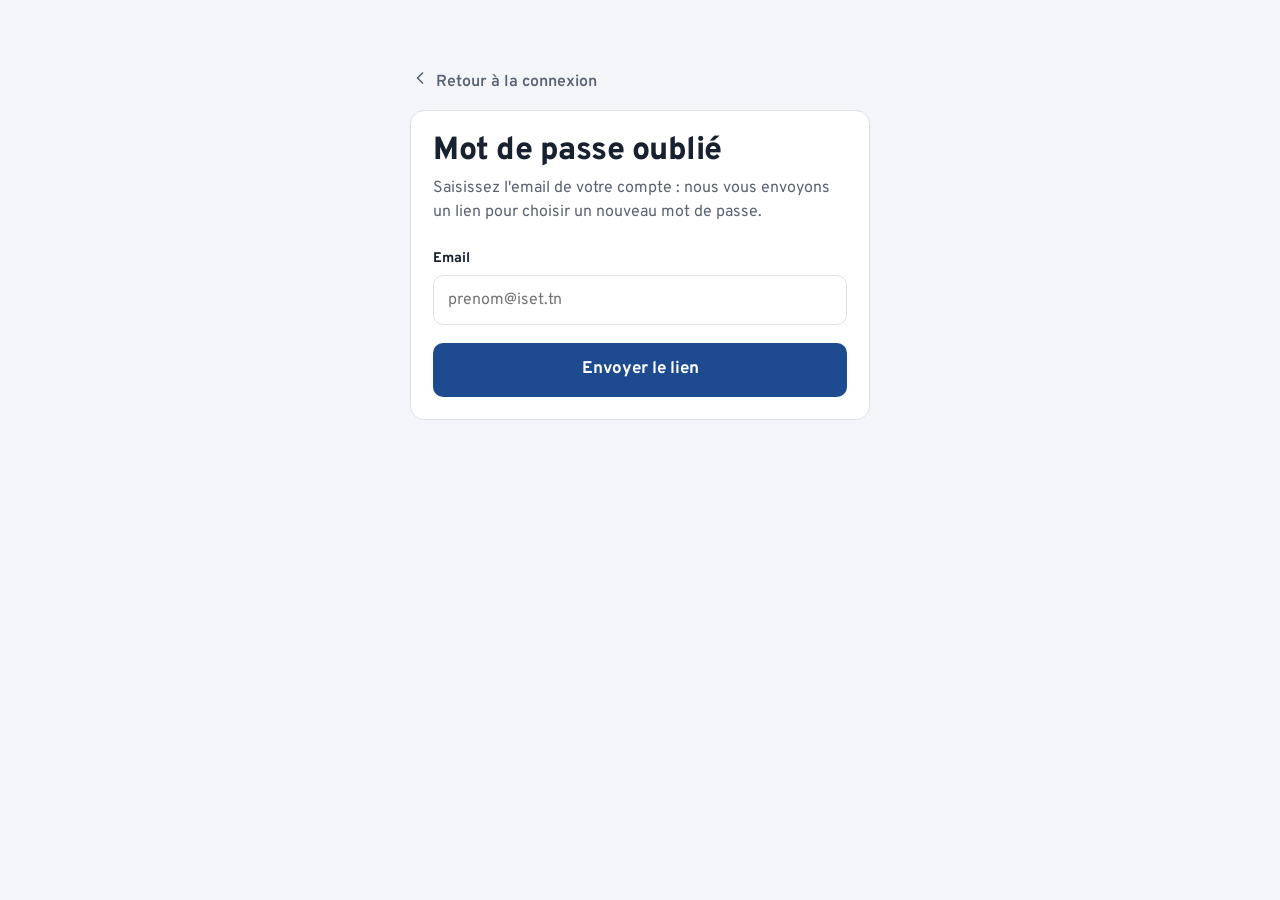
<file: src/main/resources/static/mot-de-passe-oublie.html>
<!DOCTYPE html>
<html lang="fr">
<head>
  <meta charset="UTF-8">
  <meta name="viewport" content="width=device-width, initial-scale=1, viewport-fit=cover">
  <meta name="theme-color" content="#1e4b8f">
  <title>Mot de passe oublié · Covoit ISET Zaghouan</title>
  <link rel="preconnect" href="https://fonts.googleapis.com">
  <link rel="stylesheet" href="https://fonts.googleapis.com/css2?family=Overpass:wght@400;500;600;700;800&display=swap">
  <link rel="stylesheet" href="css/style.css">
</head>
<body>
<main class="conteneur">
  <div class="etroit" style="max-width:460px;padding-top:40px">
    <a class="retour" href="index.html"><span id="ic-retour"></span>Retour à la connexion</a>
    <div class="bloc rembourre">
      <form id="formulaire">
        <h1 class="titre">Mot de passe oublié</h1>
        <p class="chapeau">Saisissez l'email de votre compte : nous vous envoyons un lien pour choisir un nouveau mot de passe.</p>
        <div class="champ"><label for="email">Email</label>
          <div class="entree"><input id="email" type="email" required autocomplete="email" placeholder="prenom@iset.tn"></div></div>
        <button class="btn plein grand" type="submit">Envoyer le lien</button>
      </form>
      <div id="envoye" hidden>
        <h1 class="titre">Regardez vos emails</h1>
        <p class="chapeau">Si un compte existe pour <strong id="adresse"></strong>, un lien vient d'être envoyé. Il est valable 1 heure.
          Pensez à regarder dans les spams.</p>
        <a class="btn plein" href="index.html">Retour à la connexion</a>
      </div>
    </div>
  </div>
</main>
<script src="js/api.js"></script>
<script>
  document.getElementById('ic-retour').innerHTML = ic('gauche');
  document.getElementById('formulaire').addEventListener('submit', async e => {
    e.preventDefault();
    const email = document.getElementById('email').value.trim();
    try {
      await api('/auth/mot-de-passe-oublie', { method: 'POST', body: { email } });
      document.getElementById('adresse').textContent = email;
      document.getElementById('formulaire').hidden = true;
      document.getElementById('envoye').hidden = false;
    } catch (err) { toast(err.message, 'erreur'); }
  });
</script>
</body>
</html>
</file>
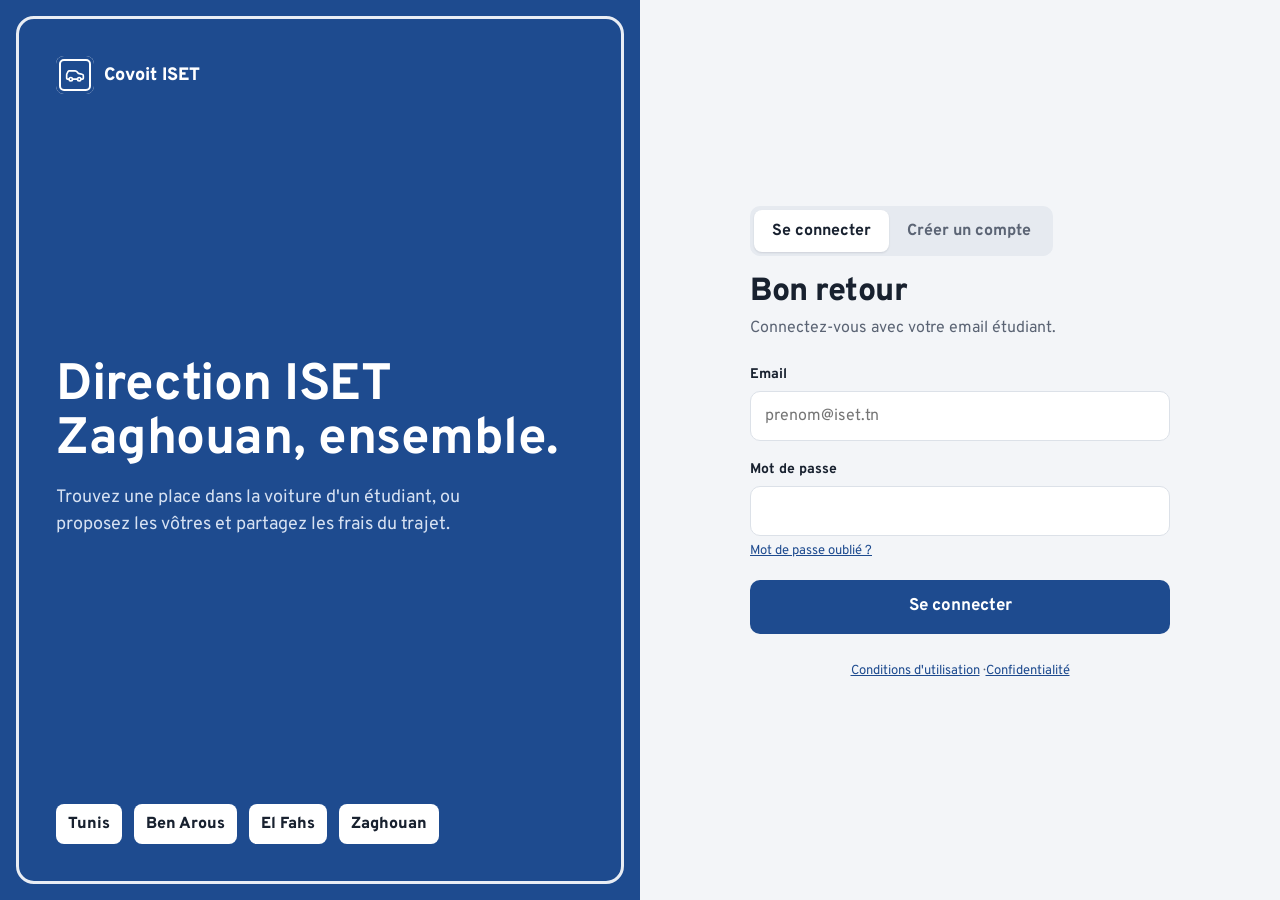
<file: src/main/resources/static/profil-conducteur.html>
<!DOCTYPE html>
<html lang="fr">
<head>
  <meta charset="UTF-8">
  <meta name="viewport" content="width=device-width, initial-scale=1, viewport-fit=cover">
  <meta name="theme-color" content="#1e4b8f">
  <title>Profil du conducteur · Covoit ISET Zaghouan</title>
  <link rel="preconnect" href="https://fonts.googleapis.com">
  <link rel="stylesheet" href="https://fonts.googleapis.com/css2?family=Overpass:wght@400;500;600;700;800&display=swap">
  <link rel="stylesheet" href="css/style.css">
</head>
<!-- User story #2 : Consulter le profil du conducteur -->
<body>
<main class="conteneur">
  <div id="retour"></div>
  <div id="contenu"><div class="bloc"><div class="chargement"></div><div class="chargement"></div></div></div>
</main>

<script src="js/api.js"></script>
<script>
  const u = exigerConnexion();
  afficherNav('recherche');
  const id = Number(parametre('id'));
  const $ = x => document.getElementById(x);
  $('retour').innerHTML = lienRetour();

  (async () => {
    try {
      const [p, avis] = await Promise.all([api('/conducteurs/' + id), api('/avis/conducteur/' + id).catch(() => [])]);
      const nom = p.prenom + ' ' + p.nom;
      const depuis = new Date(p.membreDepuis).toLocaleDateString('fr-FR', { month: 'long', year: 'numeric' });
      const voiture = [p.voitureModele, p.voitureCouleur].filter(Boolean).map(echapper).join(', ');
      $('contenu').innerHTML = `
        <div class="colonnes">
          <section>
            <h2 class="section">Trajets à venir</h2>
            <div class="bloc liste">${p.trajetsAVenir.length ? p.trajetsAVenir.map(t => ligneTrajet(t, '', true)).join('')
              : etatVide('route', 'Aucun trajet à venir', 'Ses prochains trajets apparaîtront ici.')}</div>
            <h2 class="section">Avis des passagers</h2>
            <div class="bloc liste">${avis.length ? avis.map(a => `
              <div class="avis">
                <div class="tete-avis">${avatar(a.passagerNom, 's')}
                  <div><strong>${echapper(a.passagerNom)}</strong><span>${echapper(a.trajet)} · ${formaterMoment(a.dateCreation)}</span></div>
                  ${etoiles(a.note)}</div>
                ${a.commentaire ? `<p>${echapper(a.commentaire)}</p>` : ''}
              </div>`).join('')
              : etatVide('etoile', 'Pas encore d\'avis', 'Les passagers peuvent noter le conducteur après un trajet.')}</div>
          </section>
          <aside class="colle">
            <div class="bloc">
              <div class="identite">
                ${avatar(nom, 'xl')}
                <h1>${echapper(nom)}</h1>
                <span class="etat bleu">Conducteur depuis ${depuis}</span>
                ${p.nombreAvis ? `<div class="note-globale">${etoiles(p.noteMoyenne, 'grandes')} ${noteTexte(p.noteMoyenne)} <span style="color:var(--asphalte);font-weight:600">(${p.nombreAvis} avis)</span></div>` : ''}
              </div>
              <div class="chiffres">
                <div><strong>${p.nombreTrajets}</strong><span>trajet${p.nombreTrajets > 1 ? 's' : ''} publié${p.nombreTrajets > 1 ? 's' : ''}</span></div>
                <div><strong>${p.trajetsAVenir.length}</strong><span>à venir</span></div>
              </div>
              ${voiture ? `<div class="donnee" style="padding:14px 22px"><span>Voiture</span><strong>${voiture}</strong></div>` : ''}
              ${id !== u.id ? `<div style="padding:0 22px 22px"><a class="btn plein" href="messages.html?avec=${p.id}">${ic('message')} Écrire à ${echapper(p.prenom)}</a>
                <div style="margin-top:10px">${boutonsSecurite(p.id, nom)}</div></div>` : ''}
            </div>
          </aside>
        </div>`;
      brancherSecurite($('contenu'));
    } catch (err) {
      $('contenu').innerHTML = `<div class="bloc">${etatVide('alerte', 'Ce profil est introuvable', echapper(err.message))}</div>`;
    }
  })();
</script>
</body>
</html>
</file>
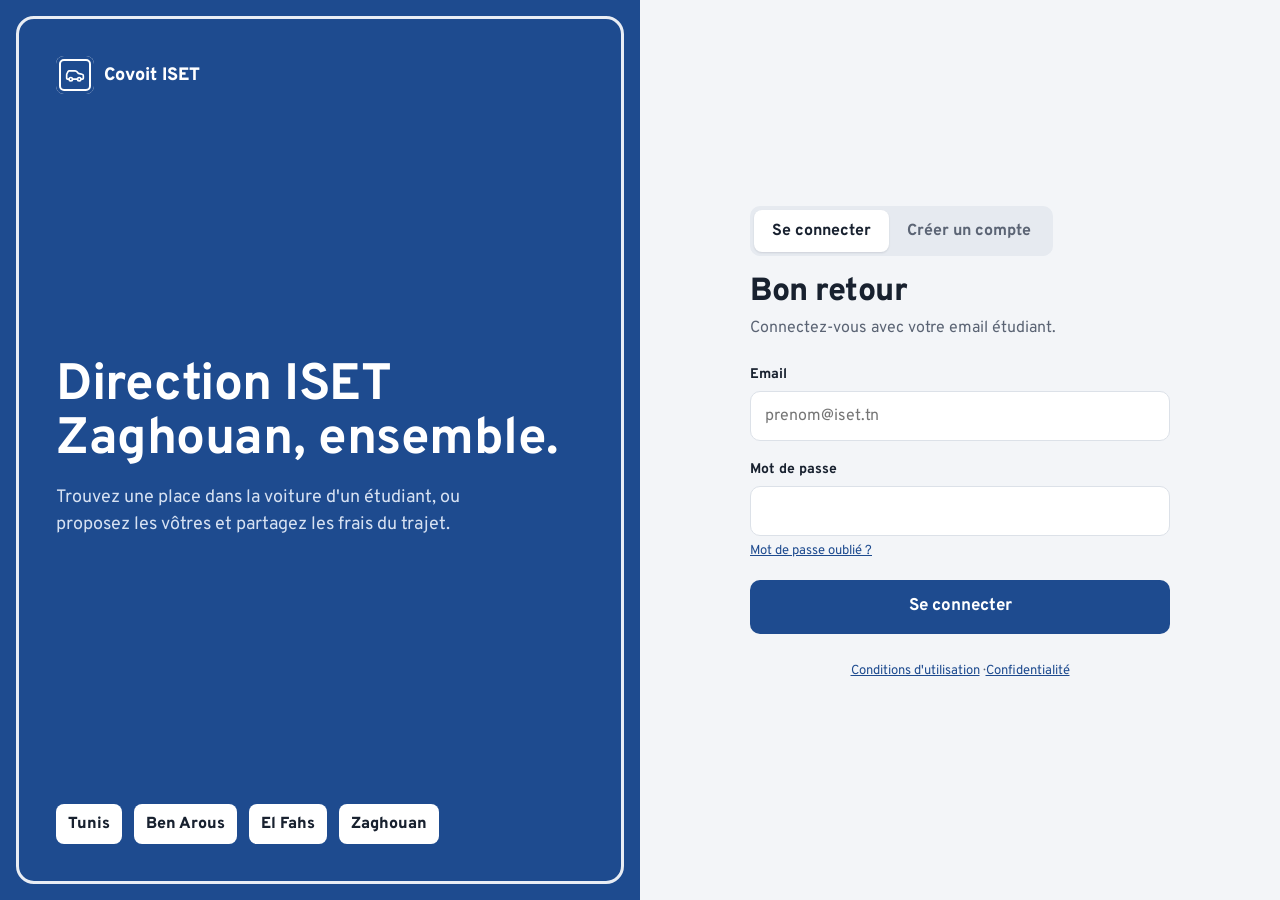
<file: src/main/resources/static/profil-passager.html>
<!DOCTYPE html>
<html lang="fr">
<head>
  <meta charset="UTF-8">
  <meta name="viewport" content="width=device-width, initial-scale=1, viewport-fit=cover">
  <meta name="theme-color" content="#1e4b8f">
  <title>Profil du passager · Covoit ISET Zaghouan</title>
  <link rel="preconnect" href="https://fonts.googleapis.com">
  <link rel="stylesheet" href="https://fonts.googleapis.com/css2?family=Overpass:wght@400;500;600;700;800&display=swap">
  <link rel="stylesheet" href="css/style.css">
</head>
<!-- User story #11 : Consulter le profil du passager -->
<body>
<main class="conteneur">
  <div id="retour"></div>
  <div id="contenu"><div class="bloc"><div class="chargement"></div><div class="chargement"></div></div></div>
</main>

<script src="js/api.js"></script>
<script>
  const u = exigerConnexion();
  afficherNav('recherche');
  const id = Number(parametre('id'));
  const $ = x => document.getElementById(x);
  $('retour').innerHTML = lienRetour();

  (async () => {
    try {
      const p = await api('/passagers/' + id);
      const nom = p.prenom + ' ' + p.nom;
      const depuis = new Date(p.membreDepuis).toLocaleDateString('fr-FR', { month: 'long', year: 'numeric' });
      $('contenu').innerHTML = `
        <div class="etroit">
          <div class="bloc">
            <div class="identite">
              ${avatar(nom, 'xl')}
              <h1>${echapper(nom)}</h1>
              <span class="etat">Inscrit depuis ${depuis}</span>
            </div>
            <div class="chiffres">
              <div><strong>${p.reservationsConfirmees}</strong><span>réservation${p.reservationsConfirmees > 1 ? 's' : ''} confirmée${p.reservationsConfirmees > 1 ? 's' : ''}</span></div>
              <div><strong>${p.reservationsAnnulees}</strong><span>annulée${p.reservationsAnnulees > 1 ? 's' : ''}</span></div>
            </div>
            ${id !== u.id ? `<div style="padding:0 22px 22px"><a class="btn plein" href="messages.html?avec=${p.id}">${ic('message')} Écrire à ${echapper(p.prenom)}</a>
              <div style="margin-top:10px">${boutonsSecurite(p.id, nom)}</div></div>` : ''}
          </div>
        </div>`;
      brancherSecurite($('contenu'));
    } catch (err) {
      $('contenu').innerHTML = `<div class="bloc">${etatVide('alerte', 'Ce profil est introuvable', echapper(err.message))}</div>`;
    }
  })();
</script>
</body>
</html>
</file>
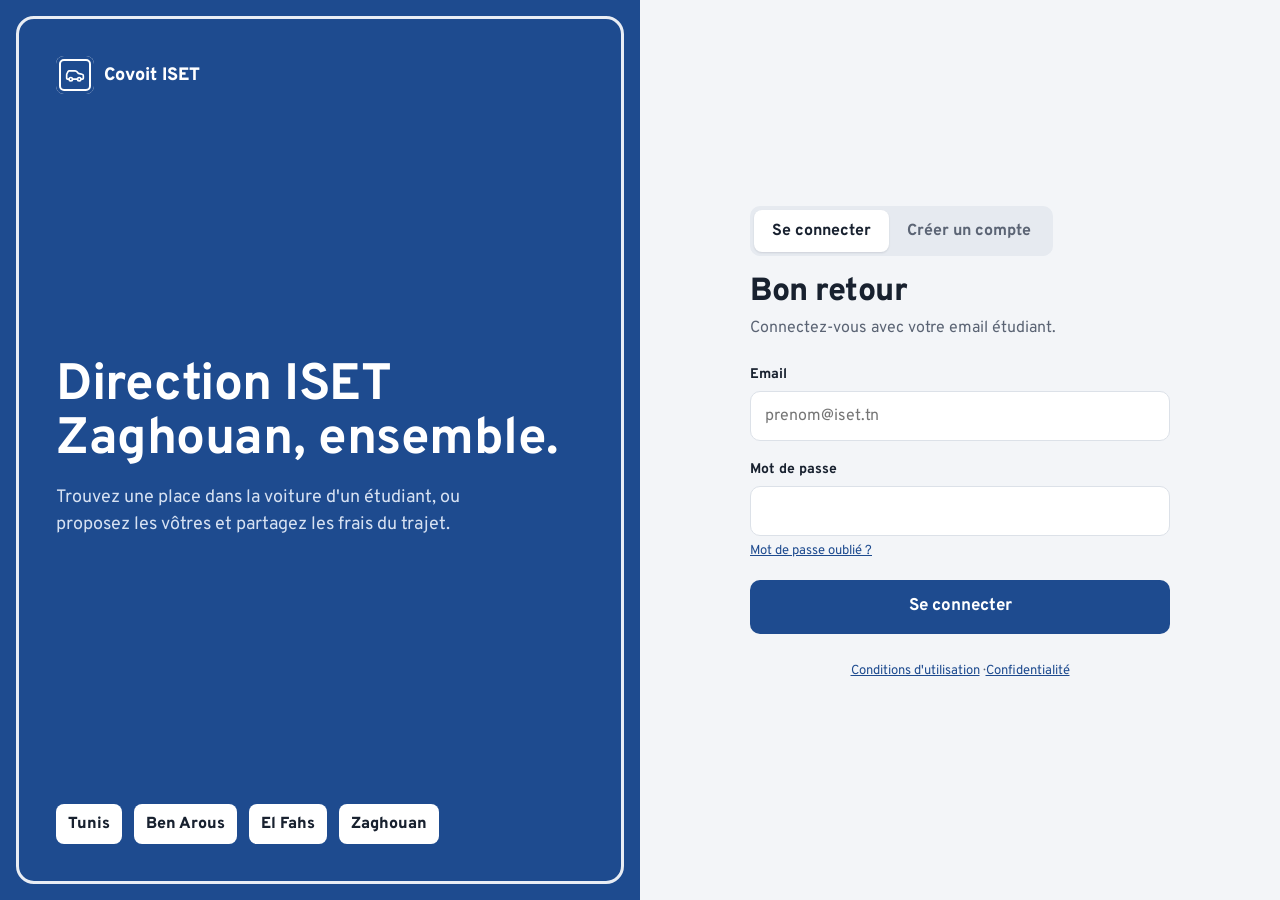
<file: src/main/resources/static/profil.html>
<!DOCTYPE html>
<html lang="fr">
<head>
  <meta charset="UTF-8">
  <meta name="viewport" content="width=device-width, initial-scale=1, viewport-fit=cover">
  <meta name="theme-color" content="#1e4b8f">
  <title>Mon profil · Covoit ISET Zaghouan</title>
  <link rel="preconnect" href="https://fonts.googleapis.com">
  <link rel="stylesheet" href="https://fonts.googleapis.com/css2?family=Overpass:wght@400;500;600;700;800&display=swap">
  <link rel="stylesheet" href="css/style.css">
</head>
<!-- Mon profil -->
<body>
<main class="conteneur">
  <h1 class="titre">Mon profil</h1>
  <p class="chapeau">Ce que les autres étudiants voient de vous, et vos réglages.</p>
  <div class="colonnes" id="contenu"></div>
</main>

<script src="js/api.js"></script>
<script>
  const u = exigerConnexion();
  afficherNav('profil');
  const $ = id => document.getElementById(id);
  const conducteur = estConducteur(u);
  const admin = u.role === 'ADMIN';

  function plaqueHtml(matricule) {
    const m = matricule.match(/^(\d{1,3}) تونس (\d{1,4})$/);
    return m
      ? `<span class="plaque-affichee" dir="ltr"><span>${m[1]}</span><span class="tounes" dir="rtl">تونس</span><span>${m[2]}</span></span>`
      : `<span class="plaque-affichee" dir="ltr">${echapper(matricule)}</span>`;
  }

  $('contenu').innerHTML = `
    <section>
      <div class="bloc">
        <div class="identite">
          ${avatar(u.prenom + ' ' + u.nom, 'xl')}
          <h1>${echapper(u.prenom)} ${echapper(u.nom)}</h1>
          <span class="etat ${conducteur ? 'bleu' : ''}">${conducteur ? 'Conducteur et passager' : 'Passager'}</span>
        </div>
        <div class="chiffres" id="chiffres"><div>&nbsp;</div><div>&nbsp;</div></div>
      </div>

      <div class="bloc rembourre">
        <h2 class="bloc-titre">Coordonnées</h2>
        <div class="donnee" style="border-top:none;padding-top:0"><span>Email</span><strong>${echapper(u.email)}</strong></div>
        <div class="donnee"><span>Téléphone</span><strong>+216 ${echapper(u.telephone)}</strong></div>
        <p class="aide">Votre email et votre téléphone ne sont jamais affichés sur votre profil public.</p>
      </div>

      ${conducteur ? `
      <div class="bloc rembourre">
        <h2 class="bloc-titre">Ma voiture</h2>
        <div class="donnee" style="border-top:none;padding-top:0"><span>Modèle</span><strong>${echapper(u.voitureModele || 'Non renseigné')}</strong></div>
        <div class="donnee"><span>Couleur</span><strong>${echapper(u.voitureCouleur || 'Non renseignée')}</strong></div>
        ${u.matricule ? `<div style="margin-top:12px">${plaqueHtml(u.matricule)}</div>` : ''}
      </div>` : ''}
    </section>

    <aside>
      <div class="bloc menu">
        <a href="completer-profil.html">${ic('crayon')} Modifier mon profil<span class="fin">${ic('droite')}</span></a>
        ${admin ? `<a href="admin.html">${ic('bouclier')} Administration<span class="fin">${ic('droite')}</span></a>` : ''}
        ${conducteur || admin ? '' : `<a href="completer-profil.html?suite=proposer">${ic('voiture')} Activer le mode conducteur<span class="fin">${ic('droite')}</span></a>`}
        <a href="${conducteur ? 'profil-conducteur' : 'profil-passager'}.html?id=${u.id}">${ic('bouclier')} Voir mon profil public<span class="fin">${ic('droite')}</span></a>
        <a href="reservations.html">${ic('billet')} Mes trajets<span class="fin">${ic('droite')}</span></a>
        <button id="voir-blocages">${ic('croix')} Utilisateurs bloqués<span class="fin">${ic('droite')}</span></button>
        <button class="rouge" id="deconnexion">${ic('sortie')} Se déconnecter</button>
      </div>
      <div class="bloc menu">
        <a href="conditions.html">${ic('billet')} Conditions d'utilisation<span class="fin">${ic('droite')}</span></a>
        <a href="confidentialite.html">${ic('bouclier')} Confidentialité<span class="fin">${ic('droite')}</span></a>
        ${admin ? '' : `<button class="rouge" id="supprimer">${ic('alerte')} Supprimer mon compte</button>`}
      </div>
    </aside>`;

  // ---------- Utilisateurs bloqués ----------
  $('voir-blocages').onclick = async () => {
    const { element, fermer } = ouvrirFenetre(`<h3>Utilisateurs bloqués</h3>
      <p class="chapeau">Vous ne pouvez pas vous écrire ni réserver dans les trajets l'un de l'autre.</p>
      <div class="liste" id="liste-blocages">${chargement(1)}</div>
      <div class="rangee" style="justify-content:flex-end;margin-top:16px"><button class="btn contour" data-r="ok">Fermer</button></div>`);
    element.querySelector('[data-r="ok"]').onclick = fermer;
    const remplir = async () => {
      const zone = element.querySelector('#liste-blocages');
      try {
        const liste = await api('/blocages/' + u.id);
        zone.innerHTML = liste.length ? liste.map(b => `
          <div class="demande" style="padding:12px 0">${avatar(b.nom, 's')}
            <div class="qui"><strong>${echapper(b.nom)}</strong><span>depuis ${formaterMoment(b.depuis)}</span></div>
            <button class="btn contour petit" data-debloquer="${b.utilisateurId}">Débloquer</button></div>`).join('')
          : '<p class="aide">Vous n\'avez bloqué personne.</p>';
        zone.querySelectorAll('[data-debloquer]').forEach(bouton => bouton.onclick = async () => {
          try {
            await api(`/blocages?bloqueurId=${u.id}&bloqueId=${bouton.dataset.debloquer}`, { method: 'DELETE' });
            toast('Utilisateur débloqué');
            remplir();
          } catch (err) { toast(err.message, 'erreur'); }
        });
      } catch (err) { zone.innerHTML = `<p class="aide">${echapper(err.message)}</p>`; }
    };
    remplir();
  };

  // ---------- Supprimer mon compte ----------
  if ($('supprimer')) $('supprimer').onclick = () => {
    const { element, fermer } = ouvrirFenetre(`<h3>Supprimer votre compte ?</h3>
      <p class="chapeau">Vos données personnelles (nom, email, téléphone, voiture) seront effacées.
        Vos trajets à venir et vos réservations seront annulés, et les personnes concernées prévenues.
        <strong>Cette action est définitive.</strong></p>
      <label class="etiquette" for="mdp-suppression">Confirmez avec votre mot de passe</label>
      <div class="entree"><input id="mdp-suppression" type="password" autocomplete="current-password"></div>
      <div class="rangee" style="justify-content:flex-end;margin-top:16px">
        <button class="btn contour" data-r="non">Garder mon compte</button>
        <button class="btn danger" data-r="oui">Supprimer définitivement</button>
      </div>`);
    element.querySelector('[data-r="non"]').onclick = fermer;
    element.querySelector('[data-r="oui"]').onclick = async () => {
      try {
        await api(`/utilisateurs/${u.id}/suppression`, { method: 'POST',
          body: { motDePasse: element.querySelector('#mdp-suppression').value } });
        oublierSession();
        location.href = 'index.html';
      } catch (err) { toast(err.message, 'erreur'); }
    };
  };

  $('deconnexion').onclick = async () => {
    if (await confirmer('Se déconnecter ?', 'Vous devrez saisir votre email et votre mot de passe pour revenir.', 'Se déconnecter', true)) deconnexion();
  };

  (async () => {
    try {
      const passager = await api('/passagers/' + u.id);
      const n = passager.reservationsConfirmees;
      let html = `<div><strong>${n}</strong><span>réservation${n > 1 ? 's' : ''}</span></div>`;
      if (conducteur) {
        const c = await api('/conducteurs/' + u.id);
        html = `<div><strong>${c.nombreTrajets}</strong><span>trajet${c.nombreTrajets > 1 ? 's' : ''} publié${c.nombreTrajets > 1 ? 's' : ''}</span></div>` + html;
      } else {
        html += `<div><strong>${new Date(passager.membreDepuis).toLocaleDateString('fr-FR', { month: 'short', year: 'numeric' })}</strong><span>inscrit depuis</span></div>`;
      }
      $('chiffres').innerHTML = html;
    } catch (err) { $('chiffres').hidden = true; }
  })();
</script>
</body>
</html>
</file>
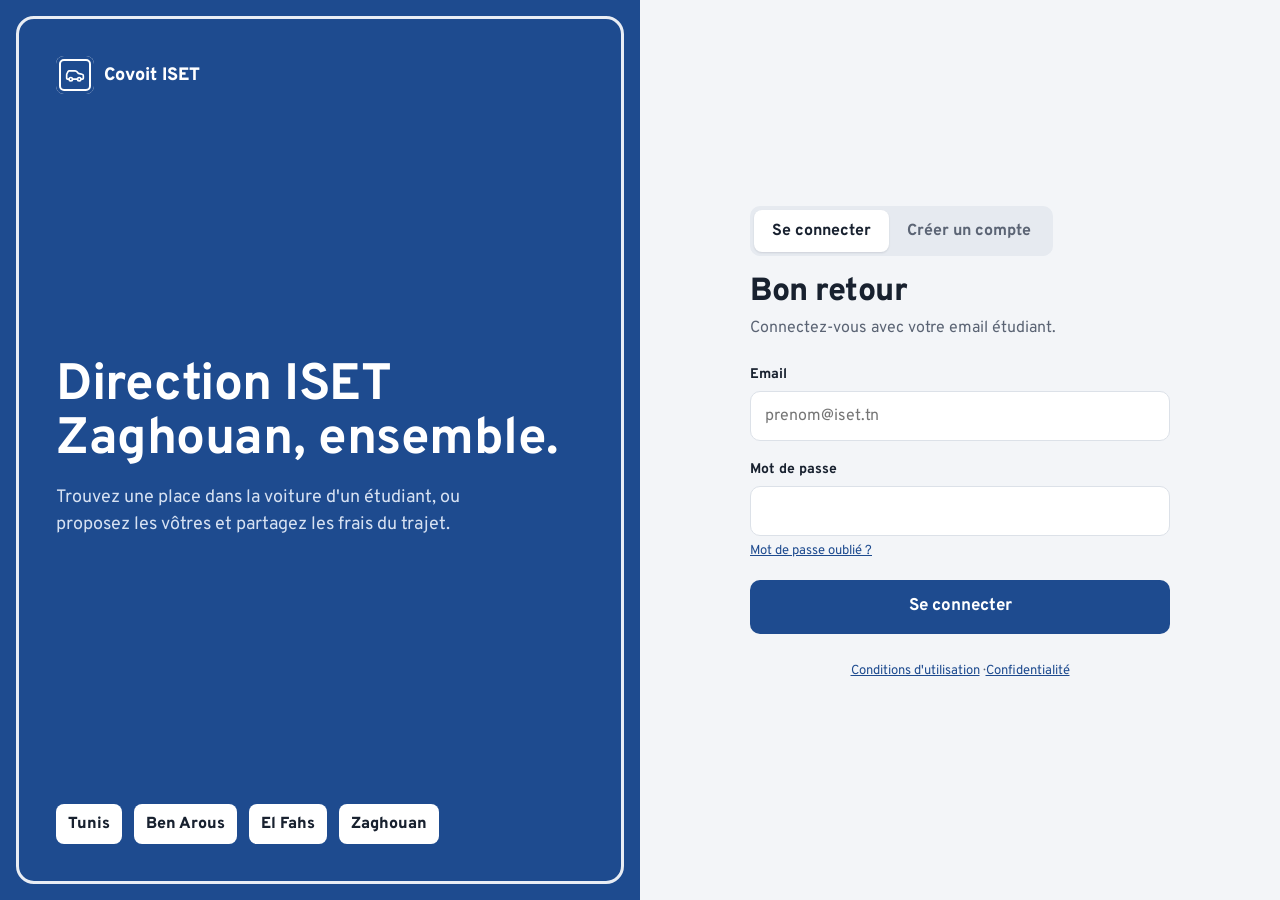
<file: src/main/resources/static/proposer.html>
<!DOCTYPE html>
<html lang="fr">
<head>
  <meta charset="UTF-8">
  <meta name="viewport" content="width=device-width, initial-scale=1, viewport-fit=cover">
  <meta name="theme-color" content="#1e4b8f">
  <title>Proposer un trajet · Covoit ISET Zaghouan</title>
  <link rel="preconnect" href="https://fonts.googleapis.com">
  <link rel="stylesheet" href="https://fonts.googleapis.com/css2?family=Overpass:wght@400;500;600;700;800&display=swap">
  <link rel="stylesheet" href="vendor/leaflet/leaflet.css">
  <link rel="stylesheet" href="css/style.css">
</head>
<!-- User story #26 : Proposer un trajet -->
<body>
<main class="conteneur">
  <div id="retour"></div>
  <h1 class="titre">Proposer un trajet</h1>
  <p class="chapeau">Les étudiants verront votre trajet dans la recherche et pourront réserver vos places.</p>
  <div id="alerte-vehicule"></div>

  <form id="form-trajet" class="colonnes">
    <section>
      <div class="bloc rembourre">
        <h2 class="bloc-titre">Itinéraire</h2>
        <div class="deux empile">
          <div class="champ"><label for="depart">Départ</label><div class="entree"><input id="depart" list="villes" placeholder="Tunis" required autocomplete="off"></div></div>
          <div class="champ"><label for="arrivee">Arrivée</label><div class="entree"><input id="arrivee" list="villes" placeholder="ISET Zaghouan" required autocomplete="off"></div></div>
        </div>
        <label class="etiquette">Point de rendez-vous <span style="font-weight:500;color:var(--asphalte)">(facultatif)</span></label>
        <button type="button" class="btn contour plein" id="choisir-lieu" style="justify-content:flex-start"></button>
        <div class="carte-geo" id="apercu" style="margin-top:12px;height:200px" hidden></div>
      </div>

      <div class="bloc rembourre">
        <h2 class="bloc-titre">Date et heure</h2>
        <div class="deux">
          <div class="champ" style="margin:0"><label for="date">Date</label><div class="entree"><input id="date" type="date" required></div></div>
          <div class="champ" style="margin:0"><label for="heure">Heure de départ</label><div class="entree"><input id="heure" type="time" value="07:30" required></div></div>
        </div>
      </div>

      <div class="bloc rembourre">
        <h2 class="bloc-titre">Places et prix</h2>
        <div class="deux">
          <div><label class="etiquette">Places libres</label>
            <div class="compteur"><button type="button" id="p-moins" aria-label="Une place de moins"></button><output id="places" aria-live="polite">3</output><button type="button" id="p-plus" aria-label="Une place de plus"></button></div></div>
          <div><label class="etiquette">Prix par place</label>
            <div class="compteur"><button type="button" id="x-moins" aria-label="Baisser le prix"></button><output id="prix" aria-live="polite">5 DT</output><button type="button" id="x-plus" aria-label="Augmenter le prix"></button></div></div>
        </div>
      </div>
    </section>

    <aside class="colle">
      <div class="bloc rembourre">
        <h2 class="bloc-titre">Récapitulatif</h2>
        <div id="recap"></div>
        <div class="action-mobile"><button class="btn plein grand" type="submit" id="publier">Publier le trajet</button></div>
      </div>
    </aside>
  </form>
</main>

<script src="vendor/leaflet/leaflet.js"></script>
<script src="js/api.js"></script>
<script>
  const u = exigerConnexion();
  afficherNav('trajets');
  ajouterListeVilles();
  const $ = id => document.getElementById(id);
  $('retour').innerHTML = lienRetour('Retour', 'reservations.html?onglet=proposes');
  $('p-moins').innerHTML = $('x-moins').innerHTML = ic('moins');
  $('p-plus').innerHTML = $('x-plus').innerHTML = ic('plus');
  $('choisir-lieu').innerHTML = ic('epingle') + '<span id="lieu-texte">Choisir sur la carte</span>';
  $('date').min = $('date').value = dateDuJour();

  // Il faut être conducteur avec un véhicule enregistré
  if (!(estConducteur(u) && aVehicule(u))) {
    $('alerte-vehicule').innerHTML = `
      <div class="alerte">${ic('alerte')}<div><strong>Enregistrez d'abord votre voiture</strong>
        Le modèle, la couleur et la matricule aident les passagers à vous trouver le jour du trajet.
        <div style="margin-top:10px"><a class="btn petit" href="completer-profil.html?suite=proposer">Compléter mon profil</a></div></div></div>`;
    $('publier').disabled = true;
  }

  let places = 3, prix = 5, lieu = null;
  function maj() {
    $('places').textContent = places;
    $('prix').textContent = formaterPrix(prix);
    $('p-moins').disabled = places <= 1; $('p-plus').disabled = places >= 8;
    $('x-moins').disabled = prix <= 0;
    const de = ville($('depart').value) || '—', a = ville($('arrivee').value) || '—';
    $('recap').innerHTML = `
      <div class="donnee" style="border-top:none;padding-top:0"><span>Trajet</span><strong>${echapper(de)} → ${echapper(a)}</strong></div>
      <div class="donnee"><span>Départ</span><strong>${$('date').value ? formaterDate($('date').value) : '—'} à ${$('heure').value || '—'}</strong></div>
      <div class="donnee"><span>Rendez-vous</span><strong>${lieu ? echapper(lieu.lieu) : 'À convenir'}</strong></div>
      <div class="donnee"><span>Places</span><strong>${places}</strong></div>
      <div class="donnee"><span>Si tout est réservé</span><strong>${formaterPrix(places * prix)}</strong></div>`;
  }
  $('p-moins').onclick = () => { places--; maj(); };
  $('p-plus').onclick = () => { places++; maj(); };
  $('x-moins').onclick = () => { prix = Math.max(0, prix - 0.5); maj(); };
  $('x-plus').onclick = () => { prix += 0.5; maj(); };
  ['depart', 'arrivee', 'date', 'heure'].forEach(id => $(id).addEventListener('input', maj));
  maj();

  // Point de rendez-vous sur la carte
  let apercu;
  $('choisir-lieu').onclick = async () => {
    const choix = await choisirLieuSurCarte(lieu);
    if (!choix) return;
    lieu = choix;
    $('lieu-texte').textContent = choix.lieu;
    $('apercu').hidden = false;
    if (!apercu) apercu = creerCarte('apercu', [choix.latitude, choix.longitude], 16, { dragging: false, scrollWheelZoom: false, zoomControl: false });
    apercu.setView([choix.latitude, choix.longitude], 16);
    apercu.eachLayer(c => { if (c instanceof L.CircleMarker) apercu.removeLayer(c); });
    marqueur(apercu, [choix.latitude, choix.longitude]);
    maj();
  };

  $('form-trajet').addEventListener('submit', async e => {
    e.preventDefault();
    try {
      await api('/trajets', { method: 'POST', body: {
        conducteurId: u.id,
        villeDepart: $('depart').value, villeArrivee: $('arrivee').value,
        dateDepart: $('date').value, heureDepart: $('heure').value,
        places, prix,
        lieuDepart: lieu ? lieu.lieu : null,
        latitude: lieu ? lieu.latitude : null,
        longitude: lieu ? lieu.longitude : null } });
      toast('Trajet publié');
      setTimeout(() => location.href = 'reservations.html?onglet=proposes', 700);
    } catch (err) { toast(err.message, 'erreur'); }
  });
</script>
</body>
</html>
</file>
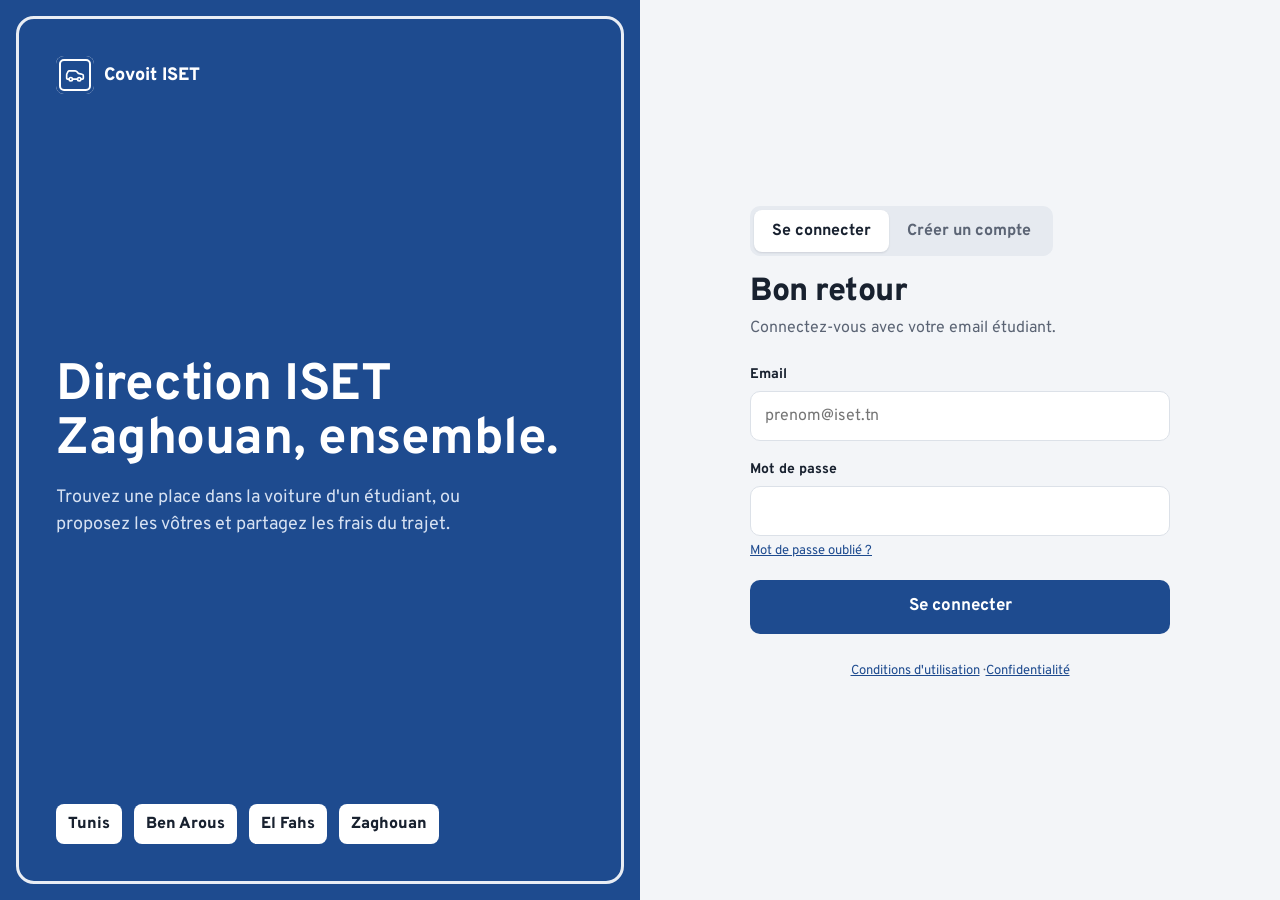
<file: src/main/resources/static/recherche.html>
<!DOCTYPE html>
<html lang="fr">
<head>
  <meta charset="UTF-8">
  <meta name="viewport" content="width=device-width, initial-scale=1, viewport-fit=cover">
  <meta name="theme-color" content="#1e4b8f">
  <title>Rechercher · Covoit ISET Zaghouan</title>
  <link rel="preconnect" href="https://fonts.googleapis.com">
  <link rel="stylesheet" href="https://fonts.googleapis.com/css2?family=Overpass:wght@400;500;600;700;800&display=swap">
  <link rel="stylesheet" href="css/style.css">
</head>
<!-- User story #3 : Chercher un trajet (accueil) -->
<body>
<main class="conteneur">
  <section class="panneau-direction">
    <div class="direction">
      <h1 id="titre-panneau">ISET Zaghouan</h1>
      <span class="fleche-route" id="fleche"></span>
    </div>
    <p id="salut">Où allez-vous ?</p>
    <form class="recherche" id="form-recherche">
      <div class="case-champ depart"><label for="depart">Départ</label><input id="depart" list="villes" placeholder="Tunis" autocomplete="off"></div>
      <button type="button" class="echanger" id="echanger" aria-label="Inverser départ et arrivée"></button>
      <div class="case-champ arrivee"><label for="arrivee">Arrivée</label><input id="arrivee" list="villes" placeholder="ISET Zaghouan" autocomplete="off"></div>
      <div class="case-champ quand"><label for="date">Date</label><input id="date" type="date"></div>
      <div class="case-champ quand"><label for="heure">Après</label><input id="heure" type="time"></div>
      <button class="btn" id="btn-rechercher" type="submit" disabled></button>
    </form>
  </section>

  <div class="colonnes" style="margin-top:28px">
    <section>
      <h2 class="section" id="titre-liste">Prochains départs</h2>
      <div class="bloc liste" id="liste"><div class="chargement"></div><div class="chargement"></div><div class="chargement"></div></div>
    </section>

    <aside>
      <h2 class="section">Itinéraires fréquents</h2>
      <div class="bloc liste" id="frequents"><div class="chargement"></div></div>
      <div class="proposer-encart">
        <strong>Vous avez des places libres ?</strong>
        <p>Publiez votre trajet vers l'institut et partagez les frais d'essence.</p>
        <a class="btn" id="encart-proposer" href="proposer.html"></a>
      </div>
    </aside>
  </div>
</main>

<script src="js/api.js"></script>
<script>
  const u = exigerConnexion();
  afficherNav('recherche');
  ajouterListeVilles();
  const $ = id => document.getElementById(id);
  $('fleche').innerHTML = ic('fleche').replace('<path d="M5 12h14"/>', '<path d="M5 12h14"/>');
  $('echanger').innerHTML = ic('echanger');
  $('btn-rechercher').innerHTML = ic('recherche') + 'Rechercher';
  $('encart-proposer').innerHTML = ic('plus') + 'Proposer un trajet';
  $('salut').textContent = `Bonjour ${u.prenom}, où allez-vous ?`;
  $('date').min = dateDuJour();

  // Le panneau affiche la destination tapée (ISET Zaghouan par défaut)
  const champs = ['depart', 'arrivee', 'date', 'heure'];
  const majBouton = () => {
    $('btn-rechercher').disabled = !champs.some(id => $(id).value.trim());
    $('titre-panneau').textContent = ville($('arrivee').value.trim()) || 'ISET Zaghouan';
  };
  champs.forEach(id => $(id).addEventListener('input', majBouton));
  $('echanger').addEventListener('click', () => {
    [$('depart').value, $('arrivee').value] = [$('arrivee').value, $('depart').value];
    majBouton();
  });

  $('encart-proposer').addEventListener('click', e => {
    if (!estConducteur(u) || !aVehicule(u)) { e.preventDefault(); location.href = 'completer-profil.html?suite=proposer'; }
  });

  function afficherListe(trajets, titre, vide) {
    $('titre-liste').textContent = titre;
    if (!trajets.length) { $('liste').innerHTML = vide; return; }
    let html = '', jour = '';
    for (const t of trajets) {
      if (t.dateDepart !== jour) { jour = t.dateDepart; html += `<div class="jour">${formaterDate(jour)}</div>`; }
      html += ligneTrajet(t);
    }
    $('liste').innerHTML = html;
  }

  async function rechercher() {
    const params = new URLSearchParams();
    if ($('depart').value.trim()) params.append('depart', $('depart').value.trim());
    if ($('arrivee').value.trim()) params.append('arrivee', $('arrivee').value.trim());
    if ($('date').value) params.append('date', $('date').value);
    $('liste').innerHTML = chargement(3);
    try {
      let trajets = await api('/trajets/recherche?' + params);
      const heure = $('heure').value;
      if (heure) trajets = trajets.filter(t => formaterHeure(t.heureDepart) >= heure);
      const n = trajets.length;
      afficherListe(trajets, n ? `${n} trajet${n > 1 ? 's' : ''} trouvé${n > 1 ? 's' : ''}` : 'Résultats',
        etatVide('route', 'Aucun trajet ne correspond', 'Essayez une autre date, ou retirez l\'heure.',
          '<button class="btn contour" onclick="reinitialiser()">Voir tous les départs</button>'));
    } catch (err) {
      $('liste').innerHTML = etatVide('alerte', 'La recherche n\'a pas abouti', echapper(err.message));
    }
  }

  async function chargerProchains() {
    $('liste').innerHTML = chargement(3);
    try {
      afficherListe((await api('/trajets/recherche')).slice(0, 8), 'Prochains départs',
        etatVide('voiture', 'Aucun trajet pour le moment', 'Les trajets publiés par les étudiants apparaîtront ici.'));
    } catch (err) {
      $('liste').innerHTML = etatVide('alerte', 'Les trajets n\'ont pas pu être chargés', echapper(err.message));
    }
  }

  function reinitialiser() {
    champs.forEach(id => $(id).value = '');
    majBouton();
    chargerProchains();
  }

  $('form-recherche').addEventListener('submit', e => { e.preventDefault(); rechercher(); });

  // Itinéraires fréquents : les plus proposés, avec les deux trajets de l'ISET toujours visibles
  async function chargerFrequents() {
    let routes = [];
    try { routes = await api('/trajets/populaires'); } catch (e) { /* liste par défaut */ }
    const cle = (a, b) => (a + '>' + b).toLowerCase().trim();
    const connues = new Set(routes.map(r => cle(r.villeDepart, r.villeArrivee)));
    [['Tunis', 'ISET Zaghouan'], ['ISET Zaghouan', 'Tunis']].forEach(([a, b]) => {
      if (!connues.has(cle(a, b))) routes.push({ villeDepart: a, villeArrivee: b, nombreTrajets: 0 });
    });
    $('frequents').innerHTML = routes.slice(0, 5).map(r => {
      const n = r.nombreTrajets;
      return `<button class="frequent" ${n ? '' : 'disabled'} data-a="${echapper(r.villeDepart)}" data-b="${echapper(r.villeArrivee)}">
        <span class="texte"><strong>${echapper(ville(r.villeDepart))} → ${echapper(ville(r.villeArrivee))}</strong>
        <span>${n ? `${n} trajet${n > 1 ? 's' : ''}, dès ${formaterPrix(r.prixMin)}` : 'Aucun trajet pour le moment'}</span></span>
        ${n ? ic('droite') : ''}</button>`;
    }).join('');
    document.querySelectorAll('.frequent:not(:disabled)').forEach(b => b.addEventListener('click', () => {
      $('depart').value = b.dataset.a;
      $('arrivee').value = b.dataset.b;
      majBouton();
      rechercher();
      window.scrollTo({ top: 0, behavior: 'smooth' });
    }));
  }

  chargerProchains();
  chargerFrequents();
</script>
</body>
</html>
</file>
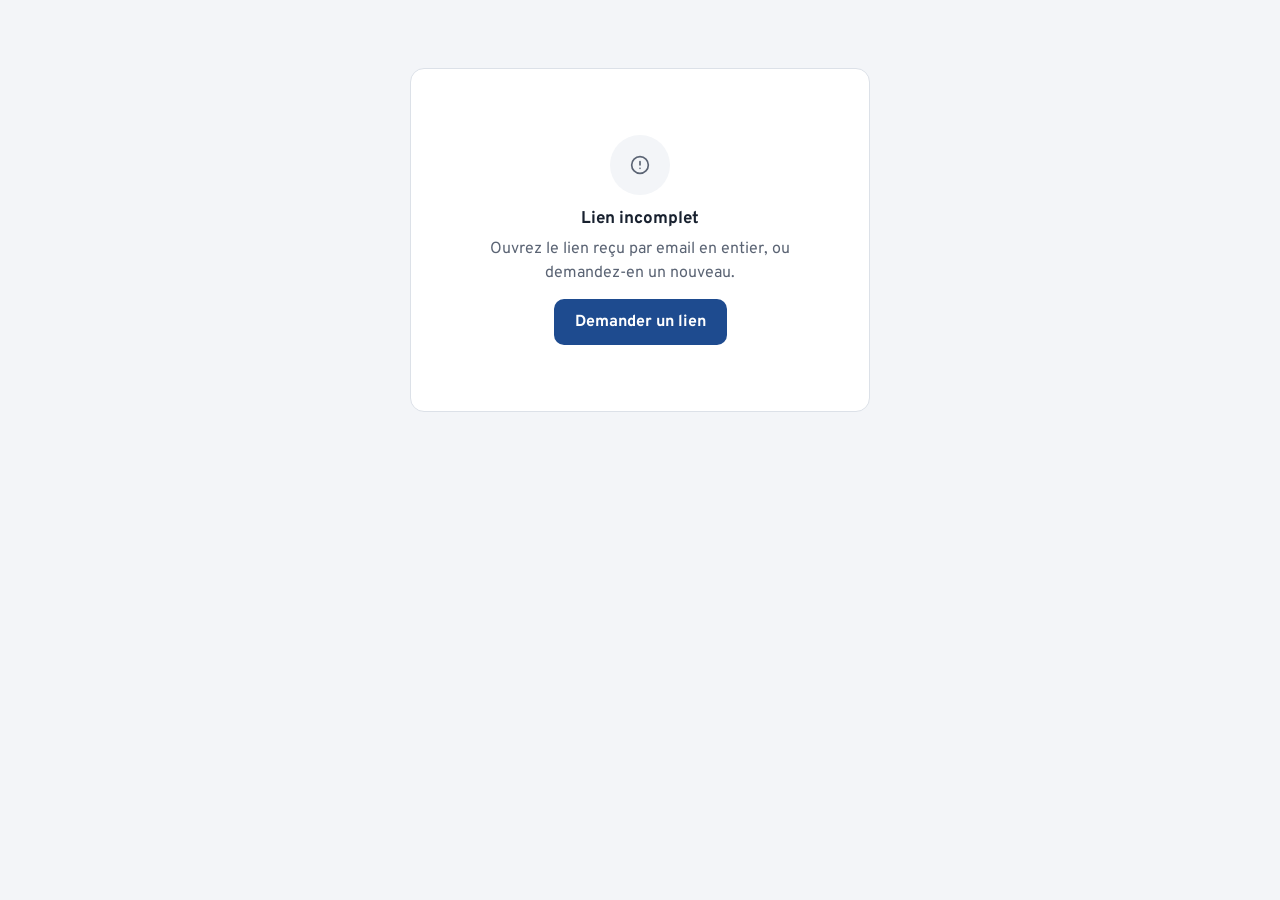
<file: src/main/resources/static/reinitialiser.html>
<!DOCTYPE html>
<html lang="fr">
<head>
  <meta charset="UTF-8">
  <meta name="viewport" content="width=device-width, initial-scale=1, viewport-fit=cover">
  <meta name="theme-color" content="#1e4b8f">
  <title>Nouveau mot de passe · Covoit ISET Zaghouan</title>
  <link rel="preconnect" href="https://fonts.googleapis.com">
  <link rel="stylesheet" href="https://fonts.googleapis.com/css2?family=Overpass:wght@400;500;600;700;800&display=swap">
  <link rel="stylesheet" href="css/style.css">
</head>
<body>
<main class="conteneur">
  <div class="etroit" style="max-width:460px;padding-top:40px">
    <div class="bloc rembourre">
      <form id="formulaire">
        <h1 class="titre">Nouveau mot de passe</h1>
        <p class="chapeau">Choisissez un mot de passe d'au moins 6 caractères.</p>
        <div class="champ"><label for="mdp">Nouveau mot de passe</label>
          <div class="entree"><input id="mdp" type="password" minlength="6" required autocomplete="new-password"></div></div>
        <div class="champ"><label for="mdp2">Confirmez-le</label>
          <div class="entree"><input id="mdp2" type="password" minlength="6" required autocomplete="new-password"></div></div>
        <button class="btn plein grand" type="submit">Enregistrer</button>
      </form>
    </div>
  </div>
</main>
<script src="js/api.js"></script>
<script>
  const jeton = parametre('jeton');
  if (!jeton) {
    document.querySelector('.bloc').innerHTML = etatVide('alerte', 'Lien incomplet',
      'Ouvrez le lien reçu par email en entier, ou demandez-en un nouveau.', '<a class="btn" href="mot-de-passe-oublie.html">Demander un lien</a>');
  }
  document.getElementById('formulaire')?.addEventListener('submit', async e => {
    e.preventDefault();
    const mdp = document.getElementById('mdp').value;
    if (mdp !== document.getElementById('mdp2').value) return toast('Les deux mots de passe sont différents', 'erreur');
    try {
      await api('/auth/reinitialisation', { method: 'POST', body: { jeton, motDePasse: mdp } });
      oublierSession();
      document.querySelector('.bloc').innerHTML = etatVide('ok', 'Mot de passe modifié',
        'Vous pouvez maintenant vous connecter avec votre nouveau mot de passe.', '<a class="btn" href="index.html">Se connecter</a>');
    } catch (err) { toast(err.message, 'erreur'); }
  });
</script>
</body>
</html>
</file>
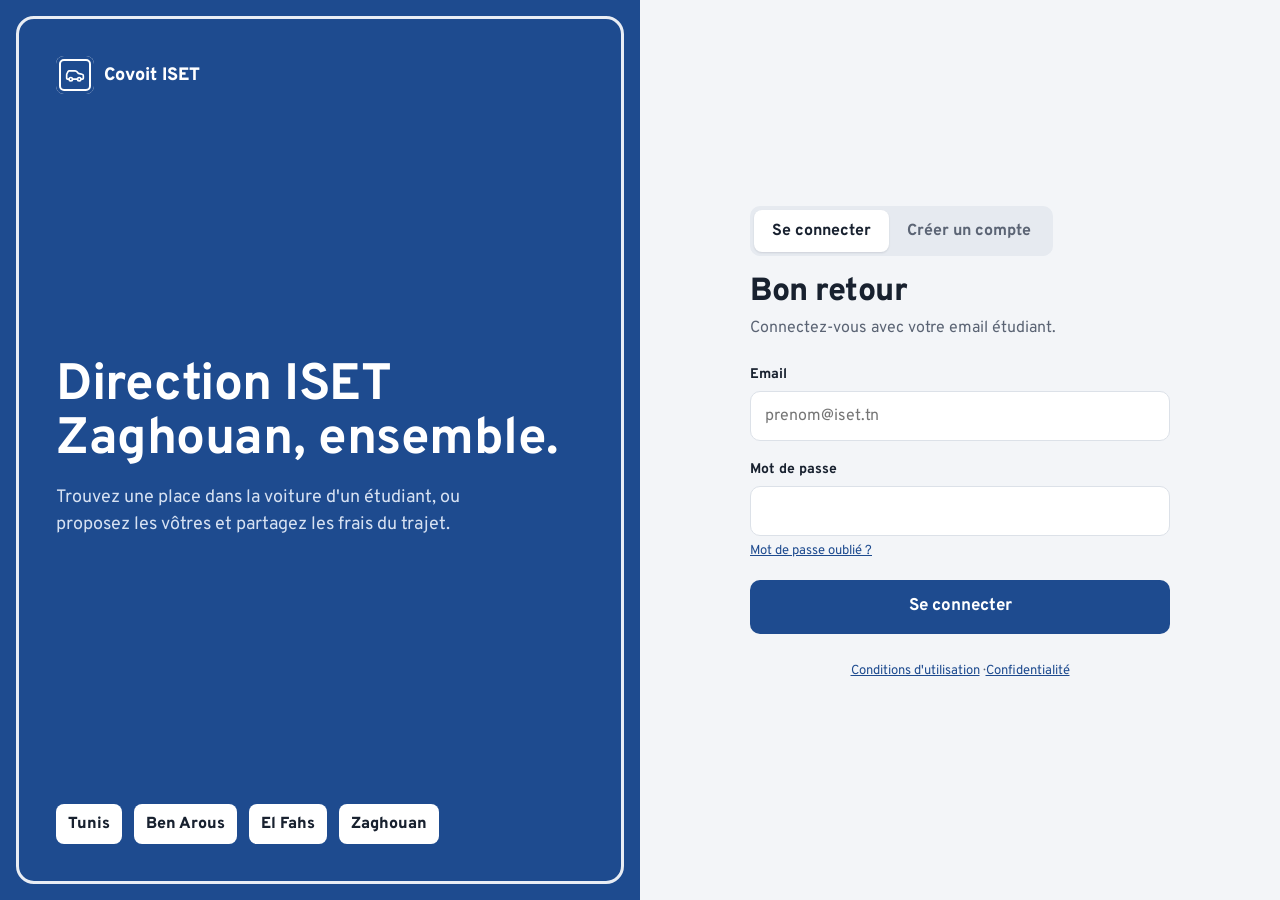
<file: src/main/resources/static/reservations.html>
<!DOCTYPE html>
<html lang="fr">
<head>
  <meta charset="UTF-8">
  <meta name="viewport" content="width=device-width, initial-scale=1, viewport-fit=cover">
  <meta name="theme-color" content="#1e4b8f">
  <title>Mes trajets · Covoit ISET Zaghouan</title>
  <link rel="preconnect" href="https://fonts.googleapis.com">
  <link rel="stylesheet" href="https://fonts.googleapis.com/css2?family=Overpass:wght@400;500;600;700;800&display=swap">
  <link rel="stylesheet" href="css/style.css">
</head>
<!-- User stories #4 (mes réservations), #6 (annuler), #8 (noter le conducteur), demandes à accepter / refuser -->
<body>
<main class="conteneur">
  <h1 class="titre">Mes trajets</h1>
  <p class="chapeau" id="chapeau">Vos réservations à venir et passées.</p>
  <div class="segments" id="segments" role="tablist">
    <button data-onglet="reservations" class="actif" role="tab">Réservations</button>
    <button data-onglet="demandes" role="tab">Demandes<span class="compte-onglet" id="nb-demandes" hidden></span></button>
    <button data-onglet="proposes" role="tab">Trajets proposés</button>
  </div>
  <div id="liste"></div>
</main>

<script src="js/api.js"></script>
<script>
  const u = exigerConnexion();
  afficherNav('trajets');
  const $ = id => document.getElementById(id);
  const ONGLETS = ['reservations', 'demandes', 'proposes'];
  let onglet = ONGLETS.includes(parametre('onglet')) ? parametre('onglet') : 'reservations';
  const CHAPEAUX = {
    reservations: 'Vos réservations à venir et passées.',
    demandes: 'Les étudiants qui demandent une place dans vos trajets. Acceptez ou refusez chaque demande.',
    proposes: 'Les trajets que vous avez publiés et leurs réservations.'
  };
  if (!estConducteur(u)) { $('segments').hidden = true; onglet = 'reservations'; }

  document.querySelectorAll('[data-onglet]').forEach(b => b.addEventListener('click', () => {
    onglet = b.dataset.onglet;
    history.replaceState(null, '', '?onglet=' + onglet);
    charger();
  }));

  async function charger() {
    document.querySelectorAll('[data-onglet]').forEach(b => b.classList.toggle('actif', b.dataset.onglet === onglet));
    $('chapeau').textContent = CHAPEAUX[onglet];
    $('liste').innerHTML = `<div class="bloc">${chargement(3)}</div>`;
    try {
      if (estConducteur(u)) compterDemandes();
      if (onglet === 'reservations') afficherReservations(await api('/reservations/passager/' + u.id));
      else if (onglet === 'demandes') afficherDemandes(await api(`/reservations/conducteur/${u.id}/demandes`));
      else afficherProposes(await api('/trajets/conducteur/' + u.id));
    } catch (err) {
      $('liste').innerHTML = `<div class="bloc">${etatVide('alerte', 'Vos trajets n\'ont pas pu être chargés', echapper(err.message))}</div>`;
    }
  }

  function groupe(titre, html) {
    return html ? `<h2 class="section">${titre}</h2><div class="bloc liste">${html}</div>` : '';
  }

  function afficherReservations(reservations) {
    if (!reservations.length) {
      $('liste').innerHTML = `<div class="bloc">${etatVide('billet', 'Aucune réservation',
        'Cherchez un trajet vers l\'institut et réservez votre place.', '<a class="btn" href="recherche.html">Chercher un trajet</a>')}</div>`;
      return;
    }
    const active = r => r.statut === 'EN_ATTENTE' || r.statut === 'CONFIRMEE';
    const aVenir = reservations.filter(r => active(r) && !estPasse(r.trajet));
    const autres = reservations.filter(r => !aVenir.includes(r));
    reservationsChargees = reservations;
    const ligne = r => {
      const etat = etatReservation(r);
      let actions = '';
      if (active(r) && !estPasse(r.trajet)) {
        actions = `<a class="btn contour petit" href="messages.html?avec=${r.trajet.conducteurId}">${ic('message')} Écrire</a>
           <button class="btn danger petit" onclick="annuler(${r.id}, ${r.statut === 'EN_ATTENTE'})">${r.statut === 'EN_ATTENTE' ? 'Retirer la demande' : 'Annuler'}</button>`;
      } else if (r.statut === 'CONFIRMEE' && estPasse(r.trajet)) {
        actions = r.avisDonne ? '<span class="etat ok">' + ic('ok') + 'Avis envoyé</span>'
          : `<button class="btn jaune petit" onclick="noter(${r.id})">${ic('etoile')} Noter ${echapper(r.trajet.conducteurNom.split(' ')[0])}</button>`;
      }
      return ligneTrajet(r.trajet, `<div class="rangee" style="align-items:center">${etat}
        <span style="color:var(--asphalte);font-size:14px">${r.nombrePlaces} place${r.nombrePlaces > 1 ? 's' : ''}</span>
        <span style="flex:1"></span>${actions}</div>`, true);
    };
    $('liste').innerHTML = groupe('À venir', aVenir.map(ligne).join('')) + groupe('Historique', autres.map(ligne).join(''));
  }

  function afficherProposes(trajets) {
    if (!trajets.length) {
      $('liste').innerHTML = `<div class="bloc">${etatVide('voiture', 'Aucun trajet publié',
        'Publiez votre prochain trajet vers l\'institut.', '<a class="btn" href="proposer.html">Proposer un trajet</a>')}</div>`;
      return;
    }
    const aVenir = trajets.filter(t => !estPasse(t) && !t.annule).reverse();
    const passes = trajets.filter(t => estPasse(t) || t.annule);
    const ligne = t => {
      const reservees = t.placesTotales - t.placesDisponibles;
      return ligneTrajet(t, t.annule ? '<span class="etat rouge">Annulé</span>'
        : `<span class="etat ${reservees ? 'bleu' : ''}">${reservees} sur ${t.placesTotales} réservée${reservees > 1 ? 's' : ''}</span>`, true);
    };
    $('liste').innerHTML = groupe('À venir', aVenir.map(ligne).join('')) + groupe('Historique', passes.map(ligne).join(''));
  }

  // ---------- Demandes reçues (conducteur) ----------
  async function compterDemandes() {
    try {
      const n = (await api(`/reservations/conducteur/${u.id}/demandes`)).length;
      $('nb-demandes').hidden = !n;
      $('nb-demandes').textContent = n;
    } catch (e) { /* rien */ }
  }

  let demandesChargees = [];
  function afficherDemandes(demandes) {
    demandesChargees = demandes;
    if (!demandes.length) {
      $('liste').innerHTML = `<div class="bloc">${etatVide('ok', 'Aucune demande en attente',
        'Quand un étudiant demande une place dans un de vos trajets, elle apparaît ici et vous recevez une notification.')}</div>`;
      return;
    }
    $('liste').innerHTML = `<div class="bloc liste">${demandes.map(d => ligneTrajet(d.trajet, `
      <div class="demande" style="padding:12px 0 0">
        ${avatar(d.passagerNom, 's')}
        <a class="qui" href="profil-passager.html?id=${d.passagerId}"><strong>${echapper(d.passagerNom)}</strong>
          <span>demande ${d.nombrePlaces} place${d.nombrePlaces > 1 ? 's' : ''} · ${formaterMoment(d.dateReservation)}</span></a>
        <div class="actions">
          <a class="btn-icone" href="messages.html?avec=${d.passagerId}" aria-label="Écrire à ${echapper(d.passagerNom)}">${ic('message')}</a>
          <button class="btn danger petit" onclick="decider(${d.id}, false)">${ic('croix')} Refuser</button>
          <button class="btn vert petit" onclick="decider(${d.id}, true)">${ic('ok')} Accepter</button>
        </div>
      </div>`, true)).join('')}</div>`;
  }

  async function decider(reservationId, accepter) {
    const d = demandesChargees.find(x => x.id === reservationId);
    if (!accepter && !(await confirmer('Refuser cette demande ?',
      `${echapper(d ? d.passagerNom : 'Le passager')} sera prévenu et les places seront remises en ligne.`, 'Refuser', true))) return;
    try {
      await api(`/reservations/${reservationId}/${accepter ? 'acceptation' : 'refus'}?conducteurId=${u.id}`, { method: 'PUT' });
      toast(accepter ? 'Demande acceptée. Le passager est prévenu.' : 'Demande refusée');
      charger();
    } catch (err) { toast(err.message, 'erreur'); }
  }

  // ---------- Story #8 : noter le conducteur ----------
  let reservationsChargees = [];
  const LIBELLES_NOTE = ['', 'Très décevant', 'Décevant', 'Correct', 'Bien', 'Excellent'];
  function noter(reservationId) {
    const r = reservationsChargees.find(x => x.id === reservationId);
    let note = 0;
    const { element, fermer } = ouvrirFenetre(`
      <h3>Noter ${echapper(r.trajet.conducteurNom)}</h3>
      <p class="chapeau">${echapper(ville(r.trajet.villeDepart))} → ${echapper(ville(r.trajet.villeArrivee))}, ${formaterDate(r.trajet.dateDepart)}</p>
      <div class="choix-note" role="radiogroup" aria-label="Note sur 5">
        ${[1, 2, 3, 4, 5].map(n => `<button type="button" role="radio" aria-checked="false" data-n="${n}" aria-label="${n} sur 5">${ic('etoile')}</button>`).join('')}
      </div>
      <div class="libelle-note" id="libelle-note">Choisissez une note</div>
      <label class="etiquette" for="commentaire" style="margin-top:14px">Commentaire (facultatif)</label>
      <textarea class="zone" id="commentaire" maxlength="500" placeholder="Ponctualité, conduite, ambiance…"></textarea>
      <div class="rangee" style="justify-content:flex-end;margin-top:16px">
        <button class="btn contour" data-r="non">Plus tard</button>
        <button class="btn" data-r="oui" disabled>Envoyer l'avis</button>
      </div>`);
    const boutons = element.querySelectorAll('[data-n]');
    const peindre = n => boutons.forEach(b => b.classList.toggle('pleine', +b.dataset.n <= n));
    boutons.forEach(b => {
      b.addEventListener('mouseenter', () => peindre(+b.dataset.n));
      b.addEventListener('mouseleave', () => peindre(note));
      b.addEventListener('click', () => {
        note = +b.dataset.n;
        boutons.forEach(x => x.setAttribute('aria-checked', String(+x.dataset.n === note)));
        peindre(note);
        element.querySelector('#libelle-note').textContent = LIBELLES_NOTE[note];
        element.querySelector('[data-r="oui"]').disabled = false;
      });
    });
    element.querySelector('[data-r="non"]').onclick = fermer;
    element.querySelector('[data-r="oui"]').onclick = async () => {
      try {
        await api('/avis', { method: 'POST', body: {
          reservationId: r.id, passagerId: u.id, note, commentaire: element.querySelector('#commentaire').value.trim() || null } });
        fermer();
        toast('Merci ! Votre avis a été envoyé.');
        charger();
      } catch (err) { toast(err.message, 'erreur'); }
    };
  }

  // Story #6
  async function annuler(reservationId, demande) {
    const ok = demande
      ? await confirmer('Retirer cette demande ?', 'Le conducteur ne la verra plus et les places seront libérées.', 'Retirer la demande', true)
      : await confirmer('Annuler cette réservation ?', 'Votre place sera rendue au conducteur et pourra être réservée par un autre étudiant.', 'Annuler la réservation', true);
    if (!ok) return;
    try {
      await api(`/reservations/${reservationId}/annulation?passagerId=${u.id}`, { method: 'PUT' });
      toast(demande ? 'Demande retirée' : 'Réservation annulée');
      charger();
    } catch (err) { toast(err.message, 'erreur'); }
  }

  charger();
</script>
</body>
</html>
</file>
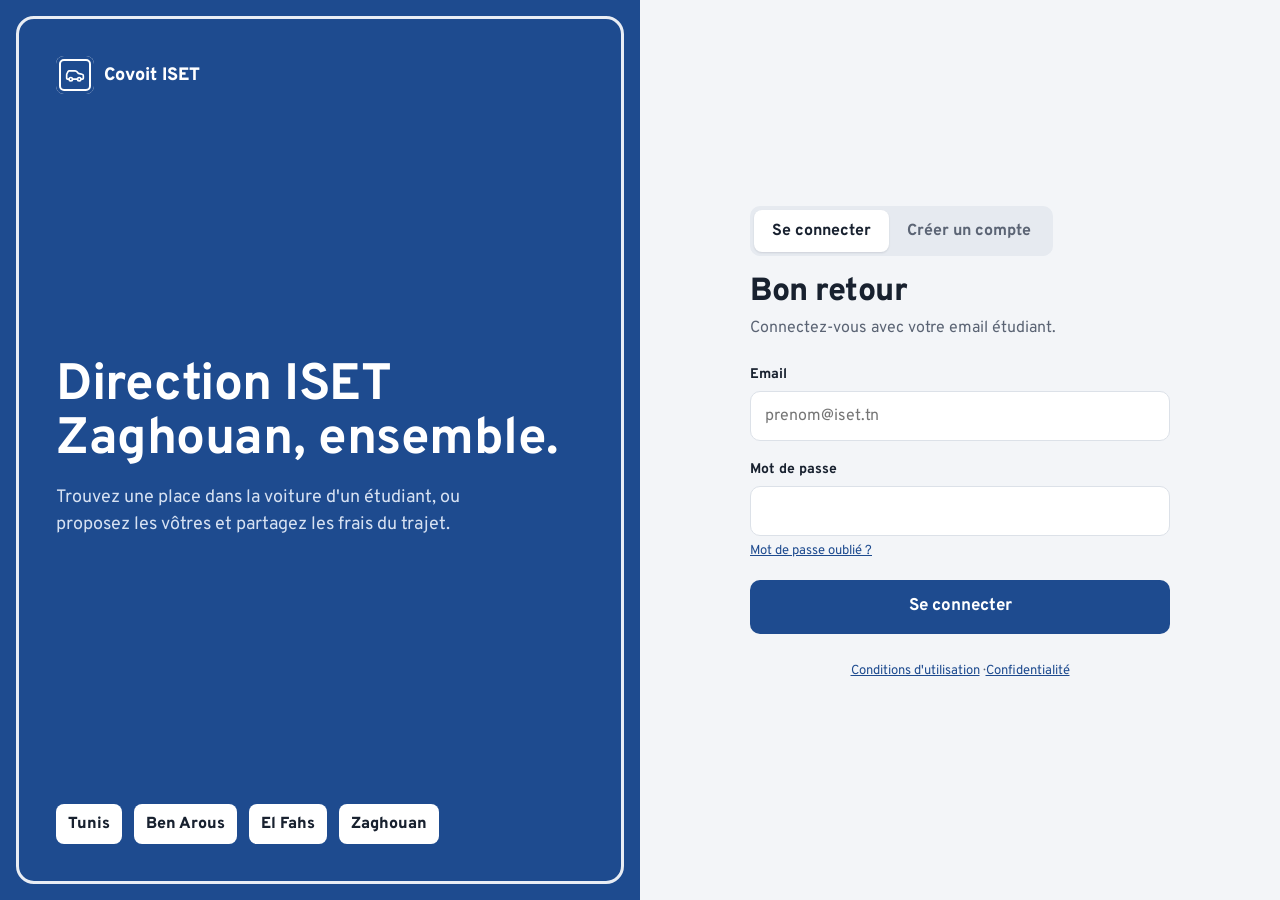
<file: src/main/resources/static/trajet.html>
<!DOCTYPE html>
<html lang="fr">
<head>
  <meta charset="UTF-8">
  <meta name="viewport" content="width=device-width, initial-scale=1, viewport-fit=cover">
  <meta name="theme-color" content="#1e4b8f">
  <title>Détails du trajet · Covoit ISET Zaghouan</title>
  <link rel="preconnect" href="https://fonts.googleapis.com">
  <link rel="stylesheet" href="https://fonts.googleapis.com/css2?family=Overpass:wght@400;500;600;700;800&display=swap">
  <link rel="stylesheet" href="vendor/leaflet/leaflet.css">
  <link rel="stylesheet" href="css/style.css">
</head>
<!-- User stories #4 Réserver une place et #7 Contacter le conducteur -->
<body>
<main class="conteneur">
  <div id="retour"></div>
  <div id="contenu"><div class="bloc"><div class="chargement"></div><div class="chargement"></div><div class="chargement"></div></div></div>
</main>

<script src="vendor/leaflet/leaflet.js"></script>
<script src="js/api.js"></script>
<script>
  const u = exigerConnexion();
  afficherNav('recherche');
  const id = Number(parametre('id'));
  const $ = x => document.getElementById(x);
  $('retour').innerHTML = lienRetour('Retour aux trajets', 'recherche.html');
  let trajet, places = 1, maReservation = null;

  async function charger() {
    try {
      const [t, mesReservations] = await Promise.all([
        api('/trajets/' + id),
        api('/reservations/passager/' + u.id).catch(() => [])
      ]);
      trajet = t;
      // Une demande en cours (en attente ou confirmée) pour ce trajet ?
      maReservation = mesReservations.find(r => r.trajet.id === id && (r.statut === 'EN_ATTENTE' || r.statut === 'CONFIRMEE')) || null;
      afficher();
    } catch (err) {
      $('contenu').innerHTML = `<div class="bloc">${etatVide('alerte', 'Ce trajet n\'existe pas ou plus', echapper(err.message),
        '<a class="btn" href="recherche.html">Chercher un trajet</a>')}</div>`;
    }
  }

  function afficher() {
    const t = trajet;
    const monTrajet = t.conducteurId === u.id;
    const parti = estPasse(t);
    const reservees = t.placesTotales - t.placesDisponibles;
    const voiture = [t.voitureModele, t.voitureCouleur].filter(Boolean).map(echapper).join(', ');
    $('contenu').innerHTML = `
      <h1 class="titre">${echapper(ville(t.villeDepart))} → ${echapper(ville(t.villeArrivee))}</h1>
      <p class="chapeau">Départ ${formaterDate(t.dateDepart)} à ${formaterHeure(t.heureDepart)}</p>
      ${t.annule ? `<div class="alerte">${ic('alerte')}<div><strong>Ce trajet a été annulé par le conducteur</strong>
        Les réservations ont été fermées et les passagers prévenus.</div></div>` : ''}
      <div class="colonnes large-droite">
        <section>
          <div class="bloc rembourre">
            <div class="chrono">
              <div class="h">${formaterHeure(t.heureDepart)}</div>
              <div class="rail"><span class="pt"></span><span class="tr"></span></div>
              <div><div class="v">${echapper(ville(t.villeDepart))}</div>
                <div class="l">${t.lieuDepart ? echapper(t.lieuDepart) : 'Point de départ à convenir avec le conducteur'}</div></div>
              <div></div>
              <div class="rail"><span class="pt fin"></span></div>
              <div><div class="v">${echapper(ville(t.villeArrivee))}</div></div>
            </div>
          </div>
          ${t.latitude ? '<div class="carte-geo" id="carte" style="margin-top:16px"></div>' : ''}

          <h2 class="section">Conducteur</h2>
          <a class="bloc rembourre" style="display:flex;align-items:center;gap:14px;text-decoration:none;color:inherit" href="profil-conducteur.html?id=${t.conducteurId}">
            ${avatar(t.conducteurNom, 'm')}
            <div style="flex:1"><strong style="font-size:17px">${echapper(t.conducteurNom)}</strong>
              <div style="color:var(--asphalte)">${voiture || 'Voir son profil'}</div>
              ${t.nombreAvis ? `<div style="margin-top:4px">${etoiles(t.noteConducteur)} <strong>${noteTexte(t.noteConducteur)}</strong>
                <span style="color:var(--asphalte);font-size:14px">(${t.nombreAvis} avis)</span></div>` : ''}</div>
            ${ic('droite')}
          </a>

          ${monTrajet ? `<h2 class="section">Passagers</h2><div class="bloc liste" id="passagers">${chargement(1)}</div>` : ''}
        </section>

        <aside class="colle">
          <div class="bloc rembourre reservation-bloc" id="reservation"></div>
        </aside>
      </div>`;

    if (t.latitude && carteDisponible()) {
      const carte = creerCarte('carte', [t.latitude, t.longitude], 15, { scrollWheelZoom: false });
      marqueur(carte, [t.latitude, t.longitude]);
    }

    const r = $('reservation');
    const infos = `
      <div class="prix-grand">${formaterPrix(t.prix)}</div><div class="sous">par place, à régler au conducteur</div>
      <div style="margin-top:16px">
        <div class="donnee"><span>Places libres</span><strong>${t.placesDisponibles} sur ${t.placesTotales}</strong></div>
        <div class="donnee"><span>Date</span><strong>${formaterDate(t.dateDepart)}</strong></div>
      </div>`;
    if (monTrajet) {
      r.innerHTML = infos + `<div class="donnee"><span>Réservées</span><strong>${reservees}</strong></div>
        ${t.annule ? '<p class="aide">Vous avez annulé ce trajet.</p>'
          : `<p class="aide">C'est votre trajet. Acceptez ou refusez les demandes dans la liste des passagers.</p>
             ${parti ? '' : `<button class="btn danger plein" id="annuler-trajet" style="margin-top:12px">${ic('croix')} Annuler ce trajet</button>`}`}`;
      if ($('annuler-trajet')) $('annuler-trajet').onclick = annulerTrajet;
      chargerPassagers();
    } else if (t.annule) {
      r.innerHTML = infos + '<button class="btn plein grand" disabled>Trajet annulé</button>'
        + '<a class="btn contour plein" style="margin-top:10px" href="recherche.html">Chercher un autre trajet</a>';
    } else if (maReservation) {
      const enAttente = maReservation.statut === 'EN_ATTENTE';
      r.innerHTML = infos + `
        <div class="alerte" style="margin:16px 0 0">${ic(enAttente ? 'horloge' : 'ok')}<div>
          <strong>${enAttente ? 'Demande envoyée' : 'Place confirmée'}</strong>
          ${maReservation.nombrePlaces} place${maReservation.nombrePlaces > 1 ? 's' : ''}. ${enAttente
            ? 'Le conducteur doit accepter votre demande ; vous recevrez une notification.'
            : 'Le conducteur a accepté. Rendez-vous au point de départ.'}</div></div>
        <a class="btn contour plein" style="margin-top:12px" href="reservations.html">Voir mes trajets</a>
        <a class="btn contour plein" style="margin-top:10px" href="messages.html?avec=${t.conducteurId}">${ic('message')} Écrire au conducteur</a>`;
    } else if (parti) {
      r.innerHTML = infos + '<button class="btn plein grand" disabled>Ce trajet est déjà parti</button>';
    } else if (t.placesDisponibles === 0) {
      r.innerHTML = infos + `<button class="btn plein grand" disabled>Complet</button>
        <a class="btn contour plein" style="margin-top:10px" href="messages.html?avec=${t.conducteurId}">${ic('message')} Écrire au conducteur</a>`;
    } else {
      places = Math.min(places, t.placesDisponibles);
      r.innerHTML = infos + `
        <label class="etiquette" style="margin-top:14px">Nombre de places</label>
        <div class="compteur"><button id="moins" aria-label="Une place de moins">${ic('moins')}</button>
          <output id="nb" aria-live="polite">${places}</output>
          <button id="plus" aria-label="Une place de plus">${ic('plus')}</button></div>
        <div class="etapes-demande">${ic('bouclier')}<span>Le conducteur valide chaque demande. Votre place est bloquée en attendant sa réponse (12 h au plus).</span></div>
        <div class="action-mobile" style="margin-top:14px"><button class="btn plein grand" id="reserver"></button></div>
        <a class="btn contour plein" style="margin-top:10px" href="messages.html?avec=${t.conducteurId}">${ic('message')} Écrire au conducteur</a>`;
      brancherReservation();
    }
  }

  function brancherReservation() {
    const maj = () => {
      $('nb').textContent = places;
      $('moins').disabled = places <= 1;
      $('plus').disabled = places >= trajet.placesDisponibles;
      $('reserver').textContent = `Demander ${places} place${places > 1 ? 's' : ''} · ${formaterPrix(places * trajet.prix)}`;
    };
    $('moins').onclick = () => { places--; maj(); };
    $('plus').onclick = () => { places++; maj(); };
    maj();
    $('reserver').onclick = async () => {
      const ok = await confirmer('Envoyer la demande ?',
        `${places} place${places > 1 ? 's' : ''} de ${echapper(ville(trajet.villeDepart))} à ${echapper(ville(trajet.villeArrivee))}, ${formaterDate(trajet.dateDepart)} à ${formaterHeure(trajet.heureDepart)}. ${echapper(trajet.conducteurNom)} recevra votre demande et pourra l'accepter ou la refuser. Si elle est acceptée, vous réglerez ${formaterPrix(places * trajet.prix)} au conducteur.`,
        'Envoyer la demande');
      if (!ok) return;
      try {
        await api('/reservations', { method: 'POST', body: { trajetId: trajet.id, passagerId: u.id, nombrePlaces: places } });
        toast('Demande envoyée. Vous serez notifié de la réponse.');
        await charger();
      } catch (err) { toast(err.message, 'erreur'); }
    };
  }

  async function chargerPassagers() {
    try {
      const passagers = await api(`/trajets/${id}/passagers?conducteurId=${u.id}`);
      listePassagers = passagers;
      const parti = estPasse(trajet);
      $('passagers').innerHTML = passagers.length ? passagers.map(p => `
        <div class="demande">
          ${avatar(p.passagerNom)}
          <a class="qui" href="profil-passager.html?id=${p.passagerId}"><strong>${echapper(p.passagerNom)}</strong>
            <span>${p.nombrePlaces} place${p.nombrePlaces > 1 ? 's' : ''} · ${p.statut === 'EN_ATTENTE' ? 'demande en attente' : 'confirmé'}</span></a>
          <div class="actions">
            ${p.statut === 'EN_ATTENTE' && !parti ? `
              <button class="btn danger petit" onclick="decider(${p.reservationId}, false)">${ic('croix')} Refuser</button>
              <button class="btn vert petit" onclick="decider(${p.reservationId}, true)">${ic('ok')} Accepter</button>`
              : `<a class="btn contour petit" href="messages.html?avec=${p.passagerId}">${ic('message')} Écrire</a>`}
          </div>
        </div>`).join('')
        : etatVide('utilisateurs', 'Pas encore de passager', 'Les demandes de réservation s\'afficheront ici.');
    } catch (err) { $('passagers').innerHTML = etatVide('alerte', 'Les passagers n\'ont pas pu être chargés', echapper(err.message)); }
  }

  // Le conducteur accepte ou refuse une demande
  async function annulerTrajet() {
    const n = listePassagers.length;
    const ok = await confirmer('Annuler ce trajet ?',
      n ? `${n} passager${n > 1 ? 's' : ''} (demandes comprises) ${n > 1 ? 'seront prévenus' : 'sera prévenu'} et devr${n > 1 ? 'ont' : 'a'} trouver un autre trajet. Cette action est définitive.`
        : 'Le trajet ne sera plus proposé dans les recherches. Cette action est définitive.',
      'Annuler le trajet', true);
    if (!ok) return;
    try {
      await api(`/trajets/${id}/annulation?conducteurId=${u.id}`, { method: 'PUT' });
      toast('Trajet annulé. Les passagers ont été prévenus.');
      charger();
    } catch (err) { toast(err.message, 'erreur'); }
  }

  let listePassagers = [];
  async function decider(reservationId, accepter) {
    const nom = echapper((listePassagers.find(p => p.reservationId === reservationId) || {}).passagerNom || 'Le passager');
    if (!accepter && !(await confirmer('Refuser cette demande ?', `${nom} sera prévenu et les places seront remises en ligne.`, 'Refuser', true))) return;
    try {
      await api(`/reservations/${reservationId}/${accepter ? 'acceptation' : 'refus'}?conducteurId=${u.id}`, { method: 'PUT' });
      toast(accepter ? 'Demande acceptée. Le passager est prévenu.' : 'Demande refusée');
      charger();
    } catch (err) { toast(err.message, 'erreur'); }
  }

  charger();
</script>
</body>
</html>
</file>
<file: src/main/resources/static/css/style.css>
/* =========================================================
   Covoit ISET Zaghouan · thème « panneau routier »
   Ordinateur : barre du haut + colonnes ; téléphone : onglets en bas
   ========================================================= */
:root {
  --panneau: #1e4b8f;        /* bleu des panneaux de direction */
  --panneau-fonce: #163a70;
  --panneau-clair: #e8eef8;
  --encre: #18212f;
  --asphalte: #5b6474;
  --gris: #8a93a3;
  --ligne: #dce1e8;
  --fond: #f3f5f8;
  --blanc: #ffffff;
  --jaune: #f2b705;          /* peinture routière, utilisée avec parcimonie */
  --jaune-clair: #fff6d6;
  --vert: #1f7a4d;
  --vert-clair: #e5f3ec;
  --rouge: #c2362b;
  --rouge-clair: #fbe9e7;
  --largeur: 1160px;
  --onglets-h: 68px;
}

* { box-sizing: border-box; }
[hidden] { display: none !important; }
html, body { margin: 0; }
body {
  font-family: "Overpass", system-ui, -apple-system, "Segoe UI", Roboto, sans-serif;
  font-size: 16px;
  line-height: 1.5;
  color: var(--encre);
  background: var(--fond);
  -webkit-font-smoothing: antialiased;
}
button, input, select, textarea { font: inherit; color: inherit; }
a { color: var(--panneau); }
:focus-visible { outline: 3px solid var(--jaune); outline-offset: 2px; border-radius: 6px; }
svg.ic { width: 20px; height: 20px; stroke: currentColor; fill: none; stroke-width: 2; stroke-linecap: round; stroke-linejoin: round; flex-shrink: 0; }
.nombres { font-variant-numeric: tabular-nums; }
@media (prefers-reduced-motion: reduce) { * { animation: none !important; transition: none !important; } }

/* ---------- Mise en page ---------- */
.conteneur { width: 100%; max-width: var(--largeur); margin: 0 auto; padding: 0 24px; }
main.conteneur { padding-top: 28px; padding-bottom: 64px; }
.colonnes { display: grid; grid-template-columns: minmax(0, 1fr) 360px; gap: 28px; align-items: start; }
.colonnes.large-droite { grid-template-columns: minmax(0, 1fr) 400px; }
.colle { position: sticky; top: 92px; }
.etroit { max-width: 680px; margin: 0 auto; }
@media (max-width: 900px) {
  .colonnes, .colonnes.large-droite { grid-template-columns: 1fr; }
  .colle { position: static; }
}
@media (max-width: 700px) {
  .conteneur { padding: 0 16px; }
  main.conteneur { padding-top: 18px; padding-bottom: calc(var(--onglets-h) + 28px); }
}

h1.titre { font-size: 32px; line-height: 1.15; font-weight: 800; letter-spacing: -.5px; margin: 0 0 6px; }
.chapeau { color: var(--asphalte); margin: 0 0 24px; max-width: 60ch; }
h2.section { font-size: 20px; font-weight: 800; margin: 32px 0 12px; }
h2.section:first-child { margin-top: 0; }
.retour { display: inline-flex; align-items: center; gap: 6px; color: var(--asphalte); text-decoration: none; font-weight: 600; margin-bottom: 14px; background: none; border: none; padding: 0; cursor: pointer; }
.retour:hover { color: var(--encre); }

/* ---------- Barre du haut ---------- */
.barre-haut { position: sticky; top: 0; z-index: 40; background: var(--blanc); border-bottom: 1px solid var(--ligne); }
.barre-haut .conteneur { display: flex; align-items: center; gap: 28px; height: 68px; }
.logo { display: inline-flex; align-items: center; gap: 10px; text-decoration: none; color: var(--encre); font-weight: 800; font-size: 18px; }
.logo .plaque-logo {
  display: inline-flex; align-items: center; justify-content: center; width: 38px; height: 38px; border-radius: 8px;
  background: var(--panneau); color: #fff; box-shadow: inset 0 0 0 3px var(--panneau), inset 0 0 0 5px #fff;
}
.logo .plaque-logo svg.ic { width: 20px; height: 20px; }
.nav-haut { display: flex; gap: 4px; flex: 1; }
.nav-haut a { position: relative; text-decoration: none; color: var(--asphalte); font-weight: 600; padding: 22px 12px; }
.nav-haut a:hover { color: var(--encre); }
.nav-haut a.actif { color: var(--encre); }
.nav-haut a.actif::after { content: ""; position: absolute; left: 12px; right: 12px; bottom: -1px; height: 3px; background: var(--jaune); border-radius: 3px 3px 0 0; }
.barre-haut .droite { display: flex; align-items: center; gap: 12px; }
.compte { display: inline-flex; align-items: center; gap: 10px; text-decoration: none; color: var(--encre); font-weight: 600; }
@media (max-width: 700px) {
  .nav-haut, .barre-haut .btn-proposer, .compte .nom-compte { display: none; }
  .barre-haut .conteneur { height: 58px; justify-content: space-between; }
}

/* ---------- Onglets du bas (téléphone uniquement) ---------- */
.onglets-bas { display: none; }
@media (max-width: 700px) {
  .onglets-bas {
    display: grid; grid-template-columns: repeat(4, 1fr); position: fixed; left: 0; right: 0; bottom: 0; z-index: 40;
    height: var(--onglets-h); background: var(--blanc); border-top: 1px solid var(--ligne); padding-bottom: env(safe-area-inset-bottom);
  }
  .onglets-bas a { display: flex; flex-direction: column; align-items: center; justify-content: center; gap: 2px; text-decoration: none; color: var(--gris); font-size: 12px; font-weight: 600; }
  .onglets-bas a.actif { color: var(--panneau); }
  .onglets-bas a.actif svg.ic { stroke-width: 2.5; }
}

/* ---------- Boutons ---------- */
.btn {
  display: inline-flex; align-items: center; justify-content: center; gap: 8px; min-height: 46px; padding: 0 20px;
  border-radius: 10px; border: 1px solid transparent; background: var(--panneau); color: #fff; font-weight: 700;
  text-decoration: none; cursor: pointer; white-space: nowrap;
}
.btn:hover { background: var(--panneau-fonce); }
.btn:disabled { background: #e3e7ed; color: var(--gris); cursor: not-allowed; }
.btn.plein { width: 100%; }
.btn.grand { min-height: 54px; font-size: 17px; }
.btn.jaune { background: var(--jaune); color: var(--encre); }
.btn.jaune:hover { background: #e0a900; }
.btn.contour { background: var(--blanc); color: var(--encre); border-color: var(--ligne); }
.btn.contour:hover { border-color: var(--asphalte); }
.btn.danger { background: var(--blanc); color: var(--rouge); border-color: #f0c7c2; }
.btn.danger:hover { background: var(--rouge-clair); }
.btn.petit { min-height: 38px; padding: 0 14px; font-size: 14px; }
.btn-icone { width: 42px; height: 42px; border-radius: 10px; display: inline-flex; align-items: center; justify-content: center; border: 1px solid var(--ligne); background: var(--blanc); color: var(--encre); cursor: pointer; text-decoration: none; }
.btn-icone:hover { border-color: var(--asphalte); }
.rangee { display: flex; gap: 10px; flex-wrap: wrap; }

/* ---------- Panneau de direction (accueil) : l'élément signature ---------- */
.panneau-direction {
  position: relative; background: var(--panneau); color: #fff; border-radius: 18px; padding: 34px 34px 30px;
}
.panneau-direction::before {
  content: ""; position: absolute; inset: 9px; border: 3px solid rgba(255,255,255,.92); border-radius: 12px; pointer-events: none;
}
.panneau-direction .direction { display: flex; align-items: center; gap: 16px; position: relative; }
.panneau-direction .direction h1 { font-size: clamp(30px, 4.4vw, 50px); line-height: 1; font-weight: 800; letter-spacing: -.5px; margin: 0; }
.panneau-direction .direction .fleche-route { width: 54px; height: 54px; flex-shrink: 0; }
.panneau-direction .direction .fleche-route svg.ic { width: 54px; height: 54px; stroke-width: 2.4; }
.panneau-direction p { position: relative; margin: 10px 0 24px; color: #d6e1f2; font-size: 17px; }
.recherche {
  position: relative; display: grid; grid-template-columns: 1.3fr auto 1.3fr 1fr .8fr auto; gap: 0; align-items: stretch;
  background: var(--blanc); border-radius: 12px; color: var(--encre); overflow: hidden;
}
.recherche .case-champ { display: flex; flex-direction: column; justify-content: center; padding: 10px 16px; border-right: 1px solid var(--ligne); min-width: 0; }
.recherche .case-champ label { font-size: 12px; font-weight: 700; color: var(--asphalte); }
.recherche .case-champ input { border: none; outline: none; background: transparent; font-size: 17px; font-weight: 600; padding: 2px 0; min-width: 0; width: 100%; }
.recherche .case-champ input::placeholder { color: #b0b7c3; font-weight: 500; }
.recherche .echanger { border: none; border-right: 1px solid var(--ligne); background: var(--blanc); color: var(--panneau); width: 46px; cursor: pointer; display: flex; align-items: center; justify-content: center; }
.recherche .echanger:hover { background: var(--panneau-clair); }
.recherche .btn { border-radius: 0; min-height: 64px; padding: 0 26px; background: var(--jaune); color: var(--encre); }
.recherche .btn:hover { background: #e0a900; }
.recherche .btn:disabled { background: #eef0f3; color: var(--gris); }
@media (max-width: 900px) {
  .recherche { grid-template-columns: 1fr auto; }
  .recherche .case-champ { border-right: none; border-bottom: 1px solid var(--ligne); }
  .recherche .case-champ.depart { grid-column: 1; }
  .recherche .echanger { grid-column: 2; grid-row: 1 / span 2; border-right: none; border-left: 1px solid var(--ligne); border-bottom: 1px solid var(--ligne); }
  .recherche .case-champ.arrivee { grid-column: 1; grid-row: 2; }
  .recherche .case-champ.quand { grid-column: 1 / -1; }
  .recherche .btn { grid-column: 1 / -1; min-height: 54px; }
}
@media (max-width: 700px) {
  .panneau-direction { padding: 26px 20px 22px; border-radius: 16px; }
  .panneau-direction::before { inset: 7px; }
  .panneau-direction .direction .fleche-route, .panneau-direction .direction .fleche-route svg.ic { width: 38px; height: 38px; }
}

/* ---------- Panneaux et listes ---------- */
.bloc { background: var(--blanc); border: 1px solid var(--ligne); border-radius: 14px; }
.bloc.rembourre { padding: 22px; }
.bloc + .bloc { margin-top: 16px; }
.bloc-titre { font-size: 17px; font-weight: 800; margin: 0 0 14px; }
.liste > * + * { border-top: 1px solid var(--ligne); }

/* Une ligne de trajet */
.ligne-trajet {
  display: grid; grid-template-columns: 64px minmax(0, 1fr) 190px 96px; gap: 18px; align-items: center;
  padding: 18px 22px; text-decoration: none; color: inherit; cursor: pointer;
}
.ligne-trajet:hover { background: #f8f9fb; }
.ligne-trajet .quand-trajet { font-weight: 800; font-size: 20px; font-variant-numeric: tabular-nums; }
.ligne-trajet .quand-trajet small { display: block; font-size: 12px; font-weight: 600; color: var(--asphalte); }
.ligne-trajet .itineraire { font-weight: 700; font-size: 17px; display: flex; align-items: center; gap: 8px; flex-wrap: wrap; color: var(--encre); text-decoration: none; }
.ligne-trajet .itineraire:hover { text-decoration: underline; }
.ligne-trajet .itineraire svg.ic { width: 16px; height: 16px; color: var(--gris); }
.ligne-trajet .lieu { color: var(--asphalte); font-size: 14px; white-space: nowrap; overflow: hidden; text-overflow: ellipsis; }
.ligne-trajet .conducteur { display: flex; align-items: center; gap: 10px; min-width: 0; }
.ligne-trajet .conducteur div { min-width: 0; }
.ligne-trajet .conducteur strong { display: block; font-size: 14px; white-space: nowrap; overflow: hidden; text-overflow: ellipsis; }
.ligne-trajet .conducteur div > span { display: block; font-size: 13px; color: var(--asphalte); white-space: nowrap; overflow: hidden; text-overflow: ellipsis; }
.ligne-trajet .tarif { text-align: right; }
.ligne-trajet .tarif strong { display: block; font-size: 20px; font-variant-numeric: tabular-nums; }
.ligne-trajet .extra { grid-column: 1 / -1; }
.ligne-trajet .route-col { min-width: 0; }
@media (max-width: 700px) {
  .ligne-trajet {
    grid-template-columns: 52px minmax(0, 1fr) auto; gap: 6px 12px; padding: 16px;
    grid-template-areas: "quand route tarif" ". cond cond" "extra extra extra";
  }
  .ligne-trajet .quand-trajet { grid-area: quand; align-self: start; font-size: 18px; }
  .ligne-trajet .route-col { grid-area: route; }
  .ligne-trajet .tarif { grid-area: tarif; align-self: start; }
  .ligne-trajet .tarif strong { font-size: 18px; }
  .ligne-trajet .conducteur { grid-area: cond; }
  .ligne-trajet .extra { grid-area: extra; margin-top: 6px; }
  .ligne-trajet .itineraire { font-size: 16px; }
}

/* Places restantes : pastille + texte */
.places { white-space: nowrap; display: inline-flex; align-items: center; gap: 6px; font-size: 13px; font-weight: 700; color: var(--vert); }
.places::before { content: ""; width: 8px; height: 8px; border-radius: 50%; background: currentColor; }
.places.peu { color: #a16207; }
.places.complet { color: var(--rouge); }
.etat { display: inline-flex; align-items: center; gap: 6px; font-size: 13px; font-weight: 700; padding: 3px 10px; border-radius: 999px; background: var(--fond); color: var(--asphalte); }
.etat.ok { background: var(--vert-clair); color: var(--vert); }
.etat.bleu { background: var(--panneau-clair); color: var(--panneau); }
.etat.rouge { background: var(--rouge-clair); color: var(--rouge); }
.etat.jaune { background: var(--jaune-clair); color: #7a5a00; }

.jour { font-weight: 800; font-size: 14px; color: var(--asphalte); padding: 14px 22px 8px; background: #fafbfc; }
.jour::first-letter { text-transform: uppercase; }

/* Itinéraires fréquents (colonne de droite) */
.frequent { display: flex; align-items: center; gap: 12px; padding: 14px 18px; width: 100%; border: none; background: none; text-align: left; cursor: pointer; }
.frequent:hover:not(:disabled) { background: #f8f9fb; }
.frequent:disabled { cursor: default; }
.frequent .texte { flex: 1; min-width: 0; }
.frequent strong { display: block; color: var(--encre); }
.frequent span { font-size: 14px; color: var(--asphalte); }
.frequent:disabled strong, .frequent:disabled span { color: var(--gris); }
.frequent > svg.ic { color: var(--gris); }

.proposer-encart { padding: 22px; border-radius: 14px; background: var(--jaune-clair); border: 1px solid #f3dd8a; margin-top: 16px; }
.proposer-encart strong { display: block; font-size: 18px; margin-bottom: 4px; }
.proposer-encart p { margin: 0 0 14px; color: #5c4a0a; }

/* ---------- Avatar ---------- */
.avatar { width: 40px; height: 40px; border-radius: 50%; display: inline-flex; align-items: center; justify-content: center; font-weight: 800; color: #fff; flex-shrink: 0; font-size: 14px; }
.avatar.m { width: 52px; height: 52px; font-size: 18px; }
.avatar.xl { width: 96px; height: 96px; font-size: 34px; }
.avatar.s { width: 34px; height: 34px; font-size: 13px; }

/* ---------- Formulaires ---------- */
.champ { margin-bottom: 18px; }
.champ > label, .etiquette { display: block; font-weight: 700; font-size: 14px; margin-bottom: 6px; }
.aide { font-size: 13px; color: var(--asphalte); margin-top: 6px; }
.entree { display: flex; align-items: center; gap: 10px; background: var(--blanc); border: 1px solid var(--ligne); border-radius: 10px; padding: 0 14px; min-height: 50px; }
.entree:focus-within { border-color: var(--panneau); box-shadow: 0 0 0 3px var(--panneau-clair); }
.entree svg.ic { color: var(--asphalte); }
.entree input, .entree select { border: none; outline: none; background: transparent; width: 100%; min-width: 0; font-size: 16px; padding: 12px 0; }
.entree .prefixe { display: flex; align-items: center; gap: 8px; padding-right: 12px; border-right: 1px solid var(--ligne); font-weight: 600; white-space: nowrap; }
.drapeau { width: 24px; height: 16px; border-radius: 2px; background: #e70013; position: relative; display: inline-block; }
.drapeau::before { content: ""; position: absolute; left: 50%; top: 50%; width: 10px; height: 10px; border-radius: 50%; background: #fff; transform: translate(-50%, -50%); }
.drapeau::after { content: ""; position: absolute; left: 50%; top: 50%; width: 5px; height: 5px; border-radius: 50%; border: 1.5px solid #e70013; border-right-color: transparent; transform: translate(-45%, -50%); }
.deux { display: grid; grid-template-columns: 1fr 1fr; gap: 14px; }
@media (max-width: 480px) { .deux.empile { grid-template-columns: 1fr; } }

.option { display: flex; align-items: center; gap: 14px; padding: 18px; border: 1px solid var(--ligne); border-radius: 12px; background: var(--blanc); cursor: pointer; }
.option.actif { border-color: var(--panneau); background: var(--panneau-clair); }
.option .texte { flex: 1; }
.option .texte strong { display: block; font-size: 17px; }
.option .texte span { color: var(--asphalte); font-size: 14px; }
.interrupteur { position: relative; width: 52px; height: 30px; flex-shrink: 0; }
.interrupteur input { position: absolute; opacity: 0; width: 100%; height: 100%; margin: 0; cursor: pointer; }
.interrupteur span { position: absolute; inset: 0; border-radius: 30px; background: #cfd5de; transition: background .15s; pointer-events: none; }
.interrupteur span::after { content: ""; position: absolute; left: 3px; top: 3px; width: 24px; height: 24px; border-radius: 50%; background: #fff; box-shadow: 0 1px 3px rgba(0,0,0,.25); transition: transform .15s; }
.interrupteur input:checked + span { background: var(--panneau); }
.interrupteur input:checked + span::after { transform: translateX(22px); }
.interrupteur input:focus-visible + span { outline: 3px solid var(--jaune); outline-offset: 2px; }

/* Plaque d'immatriculation tunisienne (noire, lettres blanches) */
.plaque { display: grid; grid-template-columns: 1fr auto 1.35fr; gap: 8px; align-items: center; background: #000; border-radius: 10px; padding: 10px; border: 3px solid #d9d9d9; max-width: 420px; }
.plaque input { width: 100%; min-width: 0; background: transparent; border: 1px dashed #4a4a4a; border-radius: 6px; color: #fff; text-align: center; font-size: 28px; font-weight: 700; letter-spacing: 3px; padding: 6px 4px; outline: none; font-variant-numeric: tabular-nums; }
.plaque input::placeholder { color: #555; }
.plaque input:focus { border-color: var(--jaune); border-style: solid; }
.plaque .tounes, .plaque-affichee .tounes { color: #fff; font-size: 24px; font-family: "Noto Naskh Arabic", "Segoe UI", serif; padding: 0 6px; }
.plaque-affichee { display: inline-flex; align-items: center; gap: 16px; background: #000; color: #fff; border: 3px solid #d9d9d9; border-radius: 10px; padding: 8px 18px; font-size: 26px; font-weight: 700; letter-spacing: 2px; font-variant-numeric: tabular-nums; }
.case { display: flex; align-items: center; gap: 10px; margin-top: 12px; color: var(--asphalte); cursor: pointer; }
.case input { width: 18px; height: 18px; accent-color: var(--panneau); }

/* Compteur (places, prix) */
.compteur { display: flex; align-items: center; justify-content: space-between; gap: 8px; border: 1px solid var(--ligne); border-radius: 10px; padding: 6px; background: var(--blanc); }
.compteur button { width: 38px; height: 38px; border-radius: 8px; border: none; background: var(--panneau-clair); color: var(--panneau); cursor: pointer; display: inline-flex; align-items: center; justify-content: center; }
.compteur button:disabled { background: var(--fond); color: #c1c7d0; cursor: not-allowed; }
.compteur output { font-size: 18px; font-weight: 800; font-variant-numeric: tabular-nums; min-width: 56px; text-align: center; }

/* ---------- Trajet : chronologie ---------- */
.chrono { display: grid; grid-template-columns: 60px 16px 1fr; column-gap: 12px; }
.chrono .h { font-weight: 800; font-size: 18px; font-variant-numeric: tabular-nums; }
.chrono .v { font-weight: 800; font-size: 19px; }
.chrono .l { color: var(--asphalte); font-size: 14px; margin-bottom: 4px; }
.chrono .rail { display: flex; flex-direction: column; align-items: center; padding-top: 6px; }
.chrono .pt { width: 14px; height: 14px; border-radius: 50%; border: 3px solid var(--panneau); background: #fff; }
.chrono .pt.fin { background: var(--panneau); }
.chrono .tr { width: 3px; flex: 1; min-height: 34px; margin: 4px 0; background: repeating-linear-gradient(var(--ligne) 0 6px, transparent 6px 11px); }

.reservation-bloc .prix-grand { font-size: 34px; font-weight: 800; font-variant-numeric: tabular-nums; line-height: 1.1; }
.reservation-bloc .sous { color: var(--asphalte); font-size: 14px; }
.donnee { display: flex; justify-content: space-between; gap: 12px; padding: 12px 0; border-top: 1px solid var(--ligne); }
.donnee span { color: var(--asphalte); }
.donnee strong { text-align: right; }

.carte-geo { height: 260px; border-radius: 14px; overflow: hidden; background: #e7ebf0; border: 1px solid var(--ligne); }

/* ---------- Onglets segmentés ---------- */
.segments { display: inline-flex; background: #e6eaf0; border-radius: 10px; padding: 4px; margin-bottom: 18px; }
.segments button { border: none; background: transparent; padding: 9px 18px; border-radius: 8px; font-weight: 700; color: var(--asphalte); cursor: pointer; }
.segments button.actif { background: var(--blanc); color: var(--encre); box-shadow: 0 1px 2px rgba(24,33,47,.12); }

/* ---------- Messagerie ---------- */
.messagerie { display: grid; grid-template-columns: 340px minmax(0, 1fr); height: calc(100vh - 68px - 56px); min-height: 480px; background: var(--blanc); border: 1px solid var(--ligne); border-radius: 14px; overflow: hidden; }
.messagerie .contacts { border-right: 1px solid var(--ligne); overflow-y: auto; }
.messagerie .contacts h2 { font-size: 18px; margin: 0; padding: 18px 18px 12px; }
.conversation { display: flex; align-items: center; gap: 12px; padding: 14px 18px; text-decoration: none; color: inherit; border-top: 1px solid var(--ligne); }
.conversation:hover { background: #f8f9fb; }
.conversation.actif { background: var(--panneau-clair); }
.conversation .texte { flex: 1; min-width: 0; }
.conversation .texte strong { display: block; }
.conversation .texte span { display: block; font-size: 14px; color: var(--asphalte); white-space: nowrap; overflow: hidden; text-overflow: ellipsis; }
.conversation time { font-size: 12px; color: var(--gris); align-self: flex-start; }
.discussion { display: flex; flex-direction: column; min-width: 0; }
.discussion .tete { display: flex; align-items: center; gap: 12px; padding: 14px 18px; border-bottom: 1px solid var(--ligne); }
.discussion .fil { flex: 1; overflow-y: auto; padding: 20px; display: flex; flex-direction: column; gap: 8px; background: #fafbfc; }
.bulle { max-width: 68%; padding: 10px 14px; border-radius: 14px 14px 14px 4px; background: var(--blanc); border: 1px solid var(--ligne); }
.bulle.moi { align-self: flex-end; background: var(--panneau); color: #fff; border-color: var(--panneau); border-radius: 14px 14px 4px 14px; }
.bulle time { display: block; font-size: 11px; opacity: .7; margin-top: 2px; text-align: right; }
.discussion form { display: flex; gap: 10px; padding: 14px; border-top: 1px solid var(--ligne); }
.discussion form input { min-width: 0; flex: 1; border: 1px solid var(--ligne); border-radius: 10px; padding: 12px 14px; outline: none; }
.discussion form input:focus { border-color: var(--panneau); }
.discussion .vide-chat { margin: auto; text-align: center; color: var(--asphalte); }
@media (max-width: 700px) {
  .messagerie { grid-template-columns: 1fr; height: calc(100vh - 58px - var(--onglets-h) - 36px); border-radius: 12px; }
  .messagerie.ouverte .contacts { display: none; }
  .messagerie:not(.ouverte) .discussion { display: none; }
  .bulle { max-width: 82%; }
}

/* ---------- Profil ---------- */
.identite { text-align: center; padding: 28px 22px; }
.identite h1 { font-size: 24px; margin: 14px 0 6px; }
.chiffres { display: grid; grid-template-columns: 1fr 1fr; border-top: 1px solid var(--ligne); }
.chiffres div { padding: 16px; text-align: center; }
.chiffres div + div { border-left: 1px solid var(--ligne); }
.chiffres strong { display: block; font-size: 26px; font-variant-numeric: tabular-nums; }
.chiffres span { font-size: 13px; color: var(--asphalte); }
.menu a, .menu button { display: flex; align-items: center; gap: 12px; width: 100%; padding: 16px 20px; background: none; border: none; text-decoration: none; color: var(--encre); font-weight: 600; cursor: pointer; text-align: left; }
.menu > * + * { border-top: 1px solid var(--ligne); }
.menu a:hover, .menu button:hover { background: #f8f9fb; }
.menu .fin { margin-left: auto; color: var(--gris); }
.menu .rouge { color: var(--rouge); }

/* ---------- Connexion ---------- */
.ecran-connexion { min-height: 100vh; display: grid; grid-template-columns: 1fr 1fr; }
.ecran-connexion .cote-panneau { background: var(--panneau); color: #fff; padding: 56px; display: flex; flex-direction: column; justify-content: space-between; position: relative; }
.ecran-connexion .cote-panneau::before { content: ""; position: absolute; inset: 16px; border: 3px solid rgba(255,255,255,.9); border-radius: 18px; pointer-events: none; }
.ecran-connexion .cote-panneau > * { position: relative; }
.ecran-connexion .cote-panneau h1 { font-size: clamp(36px, 4vw, 56px); line-height: 1.05; margin: 0 0 16px; letter-spacing: -.5px; }
.ecran-connexion .cote-panneau p { font-size: 18px; color: #d6e1f2; max-width: 34ch; margin: 0; }
.ecran-connexion .bornes { display: flex; gap: 12px; flex-wrap: wrap; }
.borne { display: inline-flex; align-items: center; gap: 8px; background: #fff; color: var(--encre); border-radius: 8px; padding: 8px 12px; font-weight: 800; }
.borne small { color: var(--asphalte); font-weight: 600; }
.ecran-connexion .cote-form { display: flex; align-items: center; justify-content: center; padding: 40px 24px; }
.ecran-connexion form { width: 100%; max-width: 420px; }
@media (max-width: 900px) {
  .ecran-connexion { grid-template-columns: 1fr; }
  .ecran-connexion .cote-panneau { padding: 40px 28px 34px; min-height: 0; gap: 26px; }
  .ecran-connexion .cote-panneau::before { inset: 10px; border-radius: 12px; }
}

/* ---------- Messages éphémères, fenêtres, sélecteur de carte ---------- */
.toasts { position: fixed; right: 24px; bottom: 24px; z-index: 100; display: flex; flex-direction: column; gap: 8px; max-width: 380px; }
.toast { display: flex; align-items: center; gap: 10px; background: var(--encre); color: #fff; padding: 14px 16px; border-radius: 10px; box-shadow: 0 10px 30px rgba(24,33,47,.25); animation: apparait .2s ease-out; }
.toast svg.ic { color: #7ddba8; }
.toast.erreur svg.ic { color: #ffb4a8; }
@keyframes apparait { from { transform: translateY(8px); opacity: 0; } to { transform: none; opacity: 1; } }
@media (max-width: 700px) { .toasts { left: 16px; right: 16px; bottom: calc(var(--onglets-h) + 14px); max-width: none; } }

.voile { position: fixed; inset: 0; z-index: 80; background: rgba(24,33,47,.5); display: flex; align-items: center; justify-content: center; padding: 20px; }
.fenetre { width: 100%; max-width: 480px; background: var(--blanc); border-radius: 16px; padding: 24px; max-height: 88vh; overflow-y: auto; animation: apparait .2s ease-out; }
.fenetre h3 { margin: 0 0 6px; font-size: 21px; }
.fenetre .chapeau { margin-bottom: 18px; }
@media (max-width: 700px) {
  .voile { align-items: flex-end; padding: 0; }
  .fenetre { border-radius: 18px 18px 0 0; }
}

.selecteur-carte { position: fixed; inset: 0; z-index: 90; background: rgba(24,33,47,.5); display: flex; align-items: center; justify-content: center; padding: 24px; }
.selecteur-carte .cadre { position: relative; width: 100%; max-width: 860px; height: min(640px, 100%); background: #e7ebf0; border-radius: 16px; overflow: hidden; }
.selecteur-carte #carte-choix { position: absolute; inset: 0; }
.selecteur-carte .barre-lieu { position: absolute; top: 14px; left: 14px; right: 14px; z-index: 500; display: flex; gap: 8px; }
.selecteur-carte .barre-lieu .entree { flex: 1; box-shadow: 0 4px 16px rgba(24,33,47,.15); }
.selecteur-carte .suggestions { position: absolute; top: 70px; left: 14px; right: 14px; z-index: 500; background: #fff; border-radius: 10px; box-shadow: 0 8px 24px rgba(24,33,47,.18); overflow: hidden; }
.selecteur-carte .suggestions button { display: block; width: 100%; text-align: left; border: none; border-top: 1px solid var(--ligne); background: #fff; padding: 12px 16px; cursor: pointer; font-size: 14px; }
.selecteur-carte .suggestions button:hover { background: #f8f9fb; }
.selecteur-carte .viseur { position: absolute; left: 50%; top: calc(50% - 60px); transform: translate(-50%, -100%); z-index: 450; pointer-events: none; color: var(--panneau); }
.selecteur-carte .viseur svg.ic { width: 46px; height: 46px; fill: var(--panneau); stroke: #fff; stroke-width: 1.6; }
.selecteur-carte .panneau-bas { position: absolute; left: 14px; right: 14px; bottom: 14px; z-index: 500; background: #fff; border-radius: 12px; padding: 16px; display: flex; align-items: center; gap: 14px; box-shadow: 0 8px 24px rgba(24,33,47,.18); }
.selecteur-carte .panneau-bas .texte { flex: 1; min-width: 0; }
.selecteur-carte .panneau-bas .texte span { display: block; font-size: 13px; color: var(--asphalte); }
.selecteur-carte .panneau-bas .texte strong { display: block; white-space: nowrap; overflow: hidden; text-overflow: ellipsis; }
@media (max-width: 700px) {
  .selecteur-carte { padding: 0; }
  .selecteur-carte .cadre { height: 100%; max-width: none; border-radius: 0; }
  .selecteur-carte .panneau-bas { flex-direction: column; align-items: stretch; }
}

/* ---------- Divers ---------- */
.vide { text-align: center; padding: 44px 22px; color: var(--asphalte); }
.vide .rond { width: 60px; height: 60px; border-radius: 50%; background: var(--fond); color: var(--asphalte); display: inline-flex; align-items: center; justify-content: center; margin-bottom: 12px; }
.vide strong { display: block; color: var(--encre); font-size: 17px; margin-bottom: 4px; }
.vide .btn { margin-top: 14px; }
.chargement { height: 76px; background: linear-gradient(90deg, #eef1f5 25%, #f7f8fa 50%, #eef1f5 75%); background-size: 200% 100%; animation: brille 1.2s infinite linear; }
.chargement + .chargement { border-top: 1px solid var(--ligne); }
@keyframes brille { from { background-position: 200% 0; } to { background-position: -200% 0; } }
.alerte { display: flex; gap: 12px; padding: 16px 18px; border-radius: 12px; background: var(--jaune-clair); border: 1px solid #f3dd8a; color: #5c4a0a; margin-bottom: 20px; }
.alerte strong { display: block; color: var(--encre); }
.action-mobile { margin-top: 22px; }
@media (max-width: 700px) {
  .action-mobile { position: fixed; left: 0; right: 0; bottom: var(--onglets-h); z-index: 30; margin: 0; padding: 12px 16px; background: var(--blanc); border-top: 1px solid var(--ligne); }
  body:has(.action-mobile) main.conteneur { padding-bottom: calc(var(--onglets-h) + 110px); }
}


/* =========================================================
   v0.4 : notifications, demandes, notes, assistant
   ========================================================= */

/* Bouton « fermer la conversation » : utile seulement sur téléphone */
@media (min-width: 701px) { #fermer { display: none; } }

/* ---------- Cloche et liste des notifications ---------- */
.cloche-zone { position: relative; }
.cloche { position: relative; border: none; }
.cloche .pastille {
  position: absolute; top: 4px; right: 3px; min-width: 18px; height: 18px; padding: 0 5px; border-radius: 9px;
  background: var(--rouge); color: #fff; font-size: 11px; font-weight: 800; line-height: 18px; text-align: center;
  box-shadow: 0 0 0 2px var(--blanc);
}
.panneau-notifs {
  position: absolute; right: 0; top: calc(100% + 10px); width: 380px; max-height: min(520px, 75vh); overflow-y: auto;
  background: var(--blanc); border: 1px solid var(--ligne); border-radius: 14px; box-shadow: 0 16px 40px rgba(24,33,47,.18); z-index: 60;
}
.tete-notifs { padding: 14px 18px; border-bottom: 1px solid var(--ligne); position: sticky; top: 0; background: var(--blanc); }
.notif { display: flex; gap: 12px; padding: 14px 18px; text-decoration: none; color: inherit; border-bottom: 1px solid var(--ligne); }
.notif:last-child { border-bottom: none; }
.notif:hover { background: #f8f9fb; }
.notif.nouvelle { background: #f4f7fc; }
.notif.nouvelle .texte strong::after { content: ""; display: inline-block; width: 8px; height: 8px; border-radius: 50%; background: var(--panneau); margin-left: 8px; vertical-align: middle; }
.notif .rond { width: 36px; height: 36px; border-radius: 50%; flex-shrink: 0; display: inline-flex; align-items: center; justify-content: center; background: var(--panneau-clair); color: var(--panneau); }
.notif .rond svg.ic { width: 18px; height: 18px; }
.notif .rond.reservation_acceptee { background: var(--vert-clair); color: var(--vert); }
.notif .rond.reservation_refusee, .notif .rond.reservation_annulee { background: var(--rouge-clair); color: var(--rouge); }
.notif .rond.reservation_expiree { background: var(--fond); color: var(--asphalte); }
.notif .rond.demande_reservation, .notif .rond.rappel_depart, .notif .rond.nouvel_avis { background: var(--jaune-clair); color: #7a5a00; }
.notif .texte { min-width: 0; }
.notif .texte strong { display: block; font-size: 15px; }
.notif .texte span { display: block; font-size: 14px; color: var(--asphalte); }
.notif time { display: block; font-size: 12px; color: var(--gris); margin-top: 2px; }
@media (max-width: 700px) {
  .barre-haut .droite { gap: 6px; }
  .panneau-notifs { position: fixed; left: 10px; right: 10px; top: 64px; width: auto; max-height: calc(100vh - 64px - var(--onglets-h) - 20px); }
}

/* ---------- Étoiles ---------- */
.etoiles { display: inline-flex; gap: 2px; color: #cfd5de; vertical-align: middle; }
.etoiles svg.ic { width: 16px; height: 16px; fill: currentColor; stroke-width: 1.5; }
.etoiles .pleine { color: var(--jaune); }
.etoiles.grandes svg.ic { width: 20px; height: 20px; }
.note-mini { display: inline-flex; align-items: center; gap: 2px; font-size: 13px; font-weight: 700; color: var(--encre); white-space: nowrap; }
.note-mini svg.ic { width: 13px; height: 13px; fill: var(--jaune); stroke: var(--jaune); }
.ligne-trajet .conducteur .note-mini { display: inline-flex; color: var(--encre); font-size: 13px; }

/* Saisie de la note : cinq boutons */
.choix-note { display: flex; gap: 6px; margin: 4px 0 6px; }
.choix-note button { border: none; background: none; padding: 4px; cursor: pointer; color: #cfd5de; border-radius: 8px; }
.choix-note button svg.ic { width: 36px; height: 36px; fill: currentColor; stroke-width: 1.2; }
.choix-note button.pleine { color: var(--jaune); }
.libelle-note { font-weight: 700; min-height: 24px; color: var(--asphalte); }
textarea.zone { width: 100%; min-height: 96px; border: 1px solid var(--ligne); border-radius: 10px; padding: 12px 14px; resize: vertical; outline: none; }
textarea.zone:focus { border-color: var(--panneau); box-shadow: 0 0 0 3px var(--panneau-clair); }

/* Avis sur le profil du conducteur */
.avis { padding: 16px 20px; }
.avis .tete-avis { display: flex; align-items: center; gap: 10px; }
.avis .tete-avis div { flex: 1; min-width: 0; }
.avis .tete-avis strong { display: block; }
.avis .tete-avis span { font-size: 13px; color: var(--asphalte); }
.avis p { margin: 8px 0 0; }
.note-globale { display: flex; align-items: center; justify-content: center; gap: 8px; margin-top: 8px; font-weight: 700; }

/* Demande à traiter (conducteur) */
.demande { display: flex; align-items: center; gap: 12px; padding: 14px 18px; flex-wrap: wrap; }
.demande .qui { flex: 1; min-width: 180px; color: inherit; text-decoration: none; }
.demande .qui span { display: block; color: var(--asphalte); font-size: 14px; }
.demande .actions { display: flex; gap: 8px; }
.btn.vert { background: var(--vert); }
.btn.vert:hover { background: #17603c; }
.compte-onglet { display: inline-block; min-width: 20px; margin-left: 6px; padding: 0 6px; border-radius: 10px; background: var(--rouge); color: #fff; font-size: 12px; line-height: 20px; }
.etapes-demande { display: flex; gap: 10px; align-items: flex-start; padding: 12px 14px; border-radius: 10px; background: var(--panneau-clair); color: var(--panneau-fonce); font-size: 14px; margin-top: 12px; }
.etapes-demande svg.ic { width: 18px; height: 18px; margin-top: 2px; }

/* ---------- Assistant ---------- */
.assistant { position: fixed; right: 24px; bottom: 24px; z-index: 70; }
.bouton-assistant {
  display: inline-flex; align-items: center; gap: 10px; height: 54px; padding: 0 20px 0 16px; border: none; border-radius: 27px;
  background: var(--encre); color: #fff; font-weight: 700; cursor: pointer; box-shadow: 0 10px 28px rgba(24,33,47,.28);
}
.bouton-assistant svg.ic { width: 24px; height: 24px; color: var(--jaune); }
.bouton-assistant:hover { background: #24304a; }
.assistant.ouvert .bouton-assistant { display: none; }
.fenetre-assistant {
  width: 390px; height: min(600px, calc(100vh - 110px)); display: flex; flex-direction: column; background: var(--blanc);
  border: 1px solid var(--ligne); border-radius: 16px; box-shadow: 0 20px 50px rgba(24,33,47,.25); overflow: hidden; animation: apparait .2s ease-out;
}
.fenetre-assistant[hidden] { display: none; }
.fenetre-assistant header { display: flex; align-items: center; gap: 12px; padding: 14px 14px 14px 16px; background: var(--panneau); color: #fff; }
.fenetre-assistant header .plaque-logo { width: 36px; height: 36px; border-radius: 8px; display: inline-flex; align-items: center; justify-content: center; background: #fff; color: var(--panneau); }
.fenetre-assistant header div { flex: 1; min-width: 0; }
.fenetre-assistant header strong { display: block; }
.fenetre-assistant header span { display: block; font-size: 13px; color: #d6e1f2; }
.fenetre-assistant header .btn-icone { background: transparent; border-color: rgba(255,255,255,.35); color: #fff; width: 36px; height: 36px; }
.fil-assistant { flex: 1; overflow-y: auto; padding: 16px; display: flex; flex-direction: column; gap: 10px; background: #fafbfc; }
.msg { max-width: 88%; padding: 10px 14px; border-radius: 14px 14px 14px 4px; background: var(--blanc); border: 1px solid var(--ligne); font-size: 15px; }
.msg.moi { align-self: flex-end; background: var(--panneau); color: #fff; border-color: var(--panneau); border-radius: 14px 14px 4px 14px; }
.msg.ecrit { display: inline-flex; gap: 4px; padding: 14px; }
.msg.ecrit i { width: 7px; height: 7px; border-radius: 50%; background: var(--gris); animation: point 1s infinite ease-in-out; }
.msg.ecrit i:nth-child(2) { animation-delay: .15s; }
.msg.ecrit i:nth-child(3) { animation-delay: .3s; }
@keyframes point { 0%, 60%, 100% { opacity: .3; } 30% { opacity: 1; } }
.mini-trajets { display: flex; flex-direction: column; gap: 6px; margin-top: 10px; }
.mini-trajet { display: block; padding: 10px 12px; border-radius: 10px; border: 1px solid var(--ligne); background: var(--fond); text-decoration: none; color: inherit; }
.mini-trajet:hover { border-color: var(--panneau); }
.mini-trajet strong { display: block; font-size: 14px; }
.mini-trajet span { font-size: 13px; color: var(--asphalte); }
.puces { display: flex; gap: 6px; flex-wrap: wrap; padding: 0 12px; }
.puces:not(:empty) { padding: 10px 12px 0; }
.puces button { border: 1px solid #c9d6ea; background: var(--panneau-clair); color: var(--panneau); border-radius: 999px; padding: 6px 12px; font-size: 13px; font-weight: 600; cursor: pointer; }
.puces button:hover { border-color: var(--panneau); }
.fenetre-assistant form { display: flex; gap: 8px; padding: 12px; }
.fenetre-assistant form input { flex: 1; min-width: 0; border: 1px solid var(--ligne); border-radius: 10px; padding: 0 14px; outline: none; }
.fenetre-assistant form input:focus { border-color: var(--panneau); }
.fenetre-assistant form .btn { padding: 0 14px; }
body:has(.messagerie) .assistant { display: none; }
@media (max-width: 700px) {
  .assistant { right: 14px; bottom: calc(var(--onglets-h) + 14px); }
  .bouton-assistant { width: 54px; padding: 0; justify-content: center; }
  .bouton-assistant span { display: none; }
  .assistant.ouvert { inset: 0; }
  .fenetre-assistant { width: 100%; height: 100%; border-radius: 0; border: none; }
  body:has(.action-mobile) .assistant:not(.ouvert) { bottom: calc(var(--onglets-h) + 86px); }
  .toasts { z-index: 100; }
}
@media (min-width: 701px) { .toasts { right: 24px; bottom: 92px; } }

/* Onglets de « Mes trajets » sur une seule ligne au téléphone */
@media (max-width: 700px) {
  .segments { display: flex; width: 100%; }
  .segments button { flex: 1; padding: 9px 8px; font-size: 14px; white-space: nowrap; }
}


/* =========================================================
   v0.6 : pages légales, administration
   ========================================================= */

/* Pages de texte (conditions, confidentialité) */
.page-texte { max-width: 72ch; margin: 0 auto 40px; }
.page-texte h2 { font-size: 19px; font-weight: 800; margin: 28px 0 8px; }
.page-texte p, .page-texte li { color: #2c3646; line-height: 1.65; }
.page-texte ul { padding-left: 22px; }
.page-texte li + li { margin-top: 6px; }
.a-completer { background: var(--jaune-clair); border: 1px dashed #d9b300; border-radius: 4px; padding: 0 4px; }

/* Administration */
.tuiles { display: grid; grid-template-columns: repeat(4, 1fr); gap: 14px; margin-bottom: 24px; }
.tuile { background: var(--blanc); border: 1px solid var(--ligne); border-radius: 14px; padding: 18px 20px; }
.tuile strong { display: block; font-size: 30px; font-weight: 800; font-variant-numeric: tabular-nums; line-height: 1.1; }
.tuile span { color: var(--asphalte); font-size: 14px; }
.tuile.alerte-tuile { border-color: #f0c7c2; background: var(--rouge-clair); }
.tuile.alerte-tuile strong { color: var(--rouge); }
@media (max-width: 700px) { .tuiles { grid-template-columns: 1fr 1fr; } }

.signalement { padding: 18px 22px; }
.signalement .tete-signalement { display: flex; justify-content: space-between; align-items: center; gap: 12px; }
.signalement time { font-size: 13px; color: var(--gris); }
.signalement p { margin: 10px 0 0; }
.signalement p .etat { margin-left: 6px; }
.signalement blockquote { margin: 10px 0 0; padding: 10px 14px; border-left: 3px solid var(--ligne); background: #fafbfc; color: #2c3646; border-radius: 0 8px 8px 0; }
.signalement .rangee { margin-top: 14px; }

.compte-admin { display: flex; align-items: center; gap: 12px; padding: 14px 20px; flex-wrap: wrap; }
.compte-admin .qui { flex: 1; min-width: 200px; }
.compte-admin .qui strong { display: block; }
.compte-admin .qui span { display: block; font-size: 14px; color: var(--asphalte); overflow-wrap: anywhere; }
.compte-admin .badges { display: flex; gap: 6px; flex-wrap: wrap; }

/* Signaler / bloquer sur un profil */
.securite { justify-content: center; }
.securite .btn { flex: 1; }
.case a { color: var(--panneau); }
</file>
<file: src/main/resources/static/vendor/leaflet/leaflet.css>
/* required styles */

.leaflet-pane,
.leaflet-tile,
.leaflet-marker-icon,
.leaflet-marker-shadow,
.leaflet-tile-container,
.leaflet-pane > svg,
.leaflet-pane > canvas,
.leaflet-zoom-box,
.leaflet-image-layer,
.leaflet-layer {
	position: absolute;
	left: 0;
	top: 0;
	}
.leaflet-container {
	overflow: hidden;
	}
.leaflet-tile,
.leaflet-marker-icon,
.leaflet-marker-shadow {
	-webkit-user-select: none;
	   -moz-user-select: none;
	        user-select: none;
	  -webkit-user-drag: none;
	}
/* Prevents IE11 from highlighting tiles in blue */
.leaflet-tile::selection {
	background: transparent;
}
/* Safari renders non-retina tile on retina better with this, but Chrome is worse */
.leaflet-safari .leaflet-tile {
	image-rendering: -webkit-optimize-contrast;
	}
/* hack that prevents hw layers "stretching" when loading new tiles */
.leaflet-safari .leaflet-tile-container {
	width: 1600px;
	height: 1600px;
	-webkit-transform-origin: 0 0;
	}
.leaflet-marker-icon,
.leaflet-marker-shadow {
	display: block;
	}
/* .leaflet-container svg: reset svg max-width decleration shipped in Joomla! (joomla.org) 3.x */
/* .leaflet-container img: map is broken in FF if you have max-width: 100% on tiles */
.leaflet-container .leaflet-overlay-pane svg {
	max-width: none !important;
	max-height: none !important;
	}
.leaflet-container .leaflet-marker-pane img,
.leaflet-container .leaflet-shadow-pane img,
.leaflet-container .leaflet-tile-pane img,
.leaflet-container img.leaflet-image-layer,
.leaflet-container .leaflet-tile {
	max-width: none !important;
	max-height: none !important;
	width: auto;
	padding: 0;
	}

.leaflet-container img.leaflet-tile {
	/* See: https://bugs.chromium.org/p/chromium/issues/detail?id=600120 */
	mix-blend-mode: plus-lighter;
}

.leaflet-container.leaflet-touch-zoom {
	-ms-touch-action: pan-x pan-y;
	touch-action: pan-x pan-y;
	}
.leaflet-container.leaflet-touch-drag {
	-ms-touch-action: pinch-zoom;
	/* Fallback for FF which doesn't support pinch-zoom */
	touch-action: none;
	touch-action: pinch-zoom;
}
.leaflet-container.leaflet-touch-drag.leaflet-touch-zoom {
	-ms-touch-action: none;
	touch-action: none;
}
.leaflet-container {
	-webkit-tap-highlight-color: transparent;
}
.leaflet-container a {
	-webkit-tap-highlight-color: rgba(51, 181, 229, 0.4);
}
.leaflet-tile {
	filter: inherit;
	visibility: hidden;
	}
.leaflet-tile-loaded {
	visibility: inherit;
	}
.leaflet-zoom-box {
	width: 0;
	height: 0;
	-moz-box-sizing: border-box;
	     box-sizing: border-box;
	z-index: 800;
	}
/* workaround for https://bugzilla.mozilla.org/show_bug.cgi?id=888319 */
.leaflet-overlay-pane svg {
	-moz-user-select: none;
	}

.leaflet-pane         { z-index: 400; }

.leaflet-tile-pane    { z-index: 200; }
.leaflet-overlay-pane { z-index: 400; }
.leaflet-shadow-pane  { z-index: 500; }
.leaflet-marker-pane  { z-index: 600; }
.leaflet-tooltip-pane   { z-index: 650; }
.leaflet-popup-pane   { z-index: 700; }

.leaflet-map-pane canvas { z-index: 100; }
.leaflet-map-pane svg    { z-index: 200; }

.leaflet-vml-shape {
	width: 1px;
	height: 1px;
	}
.lvml {
	behavior: url(#default#VML);
	display: inline-block;
	position: absolute;
	}


/* control positioning */

.leaflet-control {
	position: relative;
	z-index: 800;
	pointer-events: visiblePainted; /* IE 9-10 doesn't have auto */
	pointer-events: auto;
	}
.leaflet-top,
.leaflet-bottom {
	position: absolute;
	z-index: 1000;
	pointer-events: none;
	}
.leaflet-top {
	top: 0;
	}
.leaflet-right {
	right: 0;
	}
.leaflet-bottom {
	bottom: 0;
	}
.leaflet-left {
	left: 0;
	}
.leaflet-control {
	float: left;
	clear: both;
	}
.leaflet-right .leaflet-control {
	float: right;
	}
.leaflet-top .leaflet-control {
	margin-top: 10px;
	}
.leaflet-bottom .leaflet-control {
	margin-bottom: 10px;
	}
.leaflet-left .leaflet-control {
	margin-left: 10px;
	}
.leaflet-right .leaflet-control {
	margin-right: 10px;
	}


/* zoom and fade animations */

.leaflet-fade-anim .leaflet-popup {
	opacity: 0;
	-webkit-transition: opacity 0.2s linear;
	   -moz-transition: opacity 0.2s linear;
	        transition: opacity 0.2s linear;
	}
.leaflet-fade-anim .leaflet-map-pane .leaflet-popup {
	opacity: 1;
	}
.leaflet-zoom-animated {
	-webkit-transform-origin: 0 0;
	    -ms-transform-origin: 0 0;
	        transform-origin: 0 0;
	}
svg.leaflet-zoom-animated {
	will-change: transform;
}

.leaflet-zoom-anim .leaflet-zoom-animated {
	-webkit-transition: -webkit-transform 0.25s cubic-bezier(0,0,0.25,1);
	   -moz-transition:    -moz-transform 0.25s cubic-bezier(0,0,0.25,1);
	        transition:         transform 0.25s cubic-bezier(0,0,0.25,1);
	}
.leaflet-zoom-anim .leaflet-tile,
.leaflet-pan-anim .leaflet-tile {
	-webkit-transition: none;
	   -moz-transition: none;
	        transition: none;
	}

.leaflet-zoom-anim .leaflet-zoom-hide {
	visibility: hidden;
	}


/* cursors */

.leaflet-interactive {
	cursor: pointer;
	}
.leaflet-grab {
	cursor: -webkit-grab;
	cursor:    -moz-grab;
	cursor:         grab;
	}
.leaflet-crosshair,
.leaflet-crosshair .leaflet-interactive {
	cursor: crosshair;
	}
.leaflet-popup-pane,
.leaflet-control {
	cursor: auto;
	}
.leaflet-dragging .leaflet-grab,
.leaflet-dragging .leaflet-grab .leaflet-interactive,
.leaflet-dragging .leaflet-marker-draggable {
	cursor: move;
	cursor: -webkit-grabbing;
	cursor:    -moz-grabbing;
	cursor:         grabbing;
	}

/* marker & overlays interactivity */
.leaflet-marker-icon,
.leaflet-marker-shadow,
.leaflet-image-layer,
.leaflet-pane > svg path,
.leaflet-tile-container {
	pointer-events: none;
	}

.leaflet-marker-icon.leaflet-interactive,
.leaflet-image-layer.leaflet-interactive,
.leaflet-pane > svg path.leaflet-interactive,
svg.leaflet-image-layer.leaflet-interactive path {
	pointer-events: visiblePainted; /* IE 9-10 doesn't have auto */
	pointer-events: auto;
	}

/* visual tweaks */

.leaflet-container {
	background: #ddd;
	outline-offset: 1px;
	}
.leaflet-container a {
	color: #0078A8;
	}
.leaflet-zoom-box {
	border: 2px dotted #38f;
	background: rgba(255,255,255,0.5);
	}


/* general typography */
.leaflet-container {
	font-family: "Helvetica Neue", Arial, Helvetica, sans-serif;
	font-size: 12px;
	font-size: 0.75rem;
	line-height: 1.5;
	}


/* general toolbar styles */

.leaflet-bar {
	box-shadow: 0 1px 5px rgba(0,0,0,0.65);
	border-radius: 4px;
	}
.leaflet-bar a {
	background-color: #fff;
	border-bottom: 1px solid #ccc;
	width: 26px;
	height: 26px;
	line-height: 26px;
	display: block;
	text-align: center;
	text-decoration: none;
	color: black;
	}
.leaflet-bar a,
.leaflet-control-layers-toggle {
	background-position: 50% 50%;
	background-repeat: no-repeat;
	display: block;
	}
.leaflet-bar a:hover,
.leaflet-bar a:focus {
	background-color: #f4f4f4;
	}
.leaflet-bar a:first-child {
	border-top-left-radius: 4px;
	border-top-right-radius: 4px;
	}
.leaflet-bar a:last-child {
	border-bottom-left-radius: 4px;
	border-bottom-right-radius: 4px;
	border-bottom: none;
	}
.leaflet-bar a.leaflet-disabled {
	cursor: default;
	background-color: #f4f4f4;
	color: #bbb;
	}

.leaflet-touch .leaflet-bar a {
	width: 30px;
	height: 30px;
	line-height: 30px;
	}
.leaflet-touch .leaflet-bar a:first-child {
	border-top-left-radius: 2px;
	border-top-right-radius: 2px;
	}
.leaflet-touch .leaflet-bar a:last-child {
	border-bottom-left-radius: 2px;
	border-bottom-right-radius: 2px;
	}

/* zoom control */

.leaflet-control-zoom-in,
.leaflet-control-zoom-out {
	font: bold 18px 'Lucida Console', Monaco, monospace;
	text-indent: 1px;
	}

.leaflet-touch .leaflet-control-zoom-in, .leaflet-touch .leaflet-control-zoom-out  {
	font-size: 22px;
	}


/* layers control */

.leaflet-control-layers {
	box-shadow: 0 1px 5px rgba(0,0,0,0.4);
	background: #fff;
	border-radius: 5px;
	}
.leaflet-control-layers-toggle {
	background-image: url(images/layers.png);
	width: 36px;
	height: 36px;
	}
.leaflet-retina .leaflet-control-layers-toggle {
	background-image: url(images/layers-2x.png);
	background-size: 26px 26px;
	}
.leaflet-touch .leaflet-control-layers-toggle {
	width: 44px;
	height: 44px;
	}
.leaflet-control-layers .leaflet-control-layers-list,
.leaflet-control-layers-expanded .leaflet-control-layers-toggle {
	display: none;
	}
.leaflet-control-layers-expanded .leaflet-control-layers-list {
	display: block;
	position: relative;
	}
.leaflet-control-layers-expanded {
	padding: 6px 10px 6px 6px;
	color: #333;
	background: #fff;
	}
.leaflet-control-layers-scrollbar {
	overflow-y: scroll;
	overflow-x: hidden;
	padding-right: 5px;
	}
.leaflet-control-layers-selector {
	margin-top: 2px;
	position: relative;
	top: 1px;
	}
.leaflet-control-layers label {
	display: block;
	font-size: 13px;
	font-size: 1.08333em;
	}
.leaflet-control-layers-separator {
	height: 0;
	border-top: 1px solid #ddd;
	margin: 5px -10px 5px -6px;
	}

/* Default icon URLs */
.leaflet-default-icon-path { /* used only in path-guessing heuristic, see L.Icon.Default */
	background-image: url(images/marker-icon.png);
	}


/* attribution and scale controls */

.leaflet-container .leaflet-control-attribution {
	background: #fff;
	background: rgba(255, 255, 255, 0.8);
	margin: 0;
	}
.leaflet-control-attribution,
.leaflet-control-scale-line {
	padding: 0 5px;
	color: #333;
	line-height: 1.4;
	}
.leaflet-control-attribution a {
	text-decoration: none;
	}
.leaflet-control-attribution a:hover,
.leaflet-control-attribution a:focus {
	text-decoration: underline;
	}
.leaflet-attribution-flag {
	display: inline !important;
	vertical-align: baseline !important;
	width: 1em;
	height: 0.6669em;
	}
.leaflet-left .leaflet-control-scale {
	margin-left: 5px;
	}
.leaflet-bottom .leaflet-control-scale {
	margin-bottom: 5px;
	}
.leaflet-control-scale-line {
	border: 2px solid #777;
	border-top: none;
	line-height: 1.1;
	padding: 2px 5px 1px;
	white-space: nowrap;
	-moz-box-sizing: border-box;
	     box-sizing: border-box;
	background: rgba(255, 255, 255, 0.8);
	text-shadow: 1px 1px #fff;
	}
.leaflet-control-scale-line:not(:first-child) {
	border-top: 2px solid #777;
	border-bottom: none;
	margin-top: -2px;
	}
.leaflet-control-scale-line:not(:first-child):not(:last-child) {
	border-bottom: 2px solid #777;
	}

.leaflet-touch .leaflet-control-attribution,
.leaflet-touch .leaflet-control-layers,
.leaflet-touch .leaflet-bar {
	box-shadow: none;
	}
.leaflet-touch .leaflet-control-layers,
.leaflet-touch .leaflet-bar {
	border: 2px solid rgba(0,0,0,0.2);
	background-clip: padding-box;
	}


/* popup */

.leaflet-popup {
	position: absolute;
	text-align: center;
	margin-bottom: 20px;
	}
.leaflet-popup-content-wrapper {
	padding: 1px;
	text-align: left;
	border-radius: 12px;
	}
.leaflet-popup-content {
	margin: 13px 24px 13px 20px;
	line-height: 1.3;
	font-size: 13px;
	font-size: 1.08333em;
	min-height: 1px;
	}
.leaflet-popup-content p {
	margin: 17px 0;
	margin: 1.3em 0;
	}
.leaflet-popup-tip-container {
	width: 40px;
	height: 20px;
	position: absolute;
	left: 50%;
	margin-top: -1px;
	margin-left: -20px;
	overflow: hidden;
	pointer-events: none;
	}
.leaflet-popup-tip {
	width: 17px;
	height: 17px;
	padding: 1px;

	margin: -10px auto 0;
	pointer-events: auto;

	-webkit-transform: rotate(45deg);
	   -moz-transform: rotate(45deg);
	    -ms-transform: rotate(45deg);
	        transform: rotate(45deg);
	}
.leaflet-popup-content-wrapper,
.leaflet-popup-tip {
	background: white;
	color: #333;
	box-shadow: 0 3px 14px rgba(0,0,0,0.4);
	}
.leaflet-container a.leaflet-popup-close-button {
	position: absolute;
	top: 0;
	right: 0;
	border: none;
	text-align: center;
	width: 24px;
	height: 24px;
	font: 16px/24px Tahoma, Verdana, sans-serif;
	color: #757575;
	text-decoration: none;
	background: transparent;
	}
.leaflet-container a.leaflet-popup-close-button:hover,
.leaflet-container a.leaflet-popup-close-button:focus {
	color: #585858;
	}
.leaflet-popup-scrolled {
	overflow: auto;
	}

.leaflet-oldie .leaflet-popup-content-wrapper {
	-ms-zoom: 1;
	}
.leaflet-oldie .leaflet-popup-tip {
	width: 24px;
	margin: 0 auto;

	-ms-filter: "progid:DXImageTransform.Microsoft.Matrix(M11=0.70710678, M12=0.70710678, M21=-0.70710678, M22=0.70710678)";
	filter: progid:DXImageTransform.Microsoft.Matrix(M11=0.70710678, M12=0.70710678, M21=-0.70710678, M22=0.70710678);
	}

.leaflet-oldie .leaflet-control-zoom,
.leaflet-oldie .leaflet-control-layers,
.leaflet-oldie .leaflet-popup-content-wrapper,
.leaflet-oldie .leaflet-popup-tip {
	border: 1px solid #999;
	}


/* div icon */

.leaflet-div-icon {
	background: #fff;
	border: 1px solid #666;
	}


/* Tooltip */
/* Base styles for the element that has a tooltip */
.leaflet-tooltip {
	position: absolute;
	padding: 6px;
	background-color: #fff;
	border: 1px solid #fff;
	border-radius: 3px;
	color: #222;
	white-space: nowrap;
	-webkit-user-select: none;
	-moz-user-select: none;
	-ms-user-select: none;
	user-select: none;
	pointer-events: none;
	box-shadow: 0 1px 3px rgba(0,0,0,0.4);
	}
.leaflet-tooltip.leaflet-interactive {
	cursor: pointer;
	pointer-events: auto;
	}
.leaflet-tooltip-top:before,
.leaflet-tooltip-bottom:before,
.leaflet-tooltip-left:before,
.leaflet-tooltip-right:before {
	position: absolute;
	pointer-events: none;
	border: 6px solid transparent;
	background: transparent;
	content: "";
	}

/* Directions */

.leaflet-tooltip-bottom {
	margin-top: 6px;
}
.leaflet-tooltip-top {
	margin-top: -6px;
}
.leaflet-tooltip-bottom:before,
.leaflet-tooltip-top:before {
	left: 50%;
	margin-left: -6px;
	}
.leaflet-tooltip-top:before {
	bottom: 0;
	margin-bottom: -12px;
	border-top-color: #fff;
	}
.leaflet-tooltip-bottom:before {
	top: 0;
	margin-top: -12px;
	margin-left: -6px;
	border-bottom-color: #fff;
	}
.leaflet-tooltip-left {
	margin-left: -6px;
}
.leaflet-tooltip-right {
	margin-left: 6px;
}
.leaflet-tooltip-left:before,
.leaflet-tooltip-right:before {
	top: 50%;
	margin-top: -6px;
	}
.leaflet-tooltip-left:before {
	right: 0;
	margin-right: -12px;
	border-left-color: #fff;
	}
.leaflet-tooltip-right:before {
	left: 0;
	margin-left: -12px;
	border-right-color: #fff;
	}

/* Printing */

@media print {
	/* Prevent printers from removing background-images of controls. */
	.leaflet-control {
		-webkit-print-color-adjust: exact;
		print-color-adjust: exact;
		}
	}
</file>
